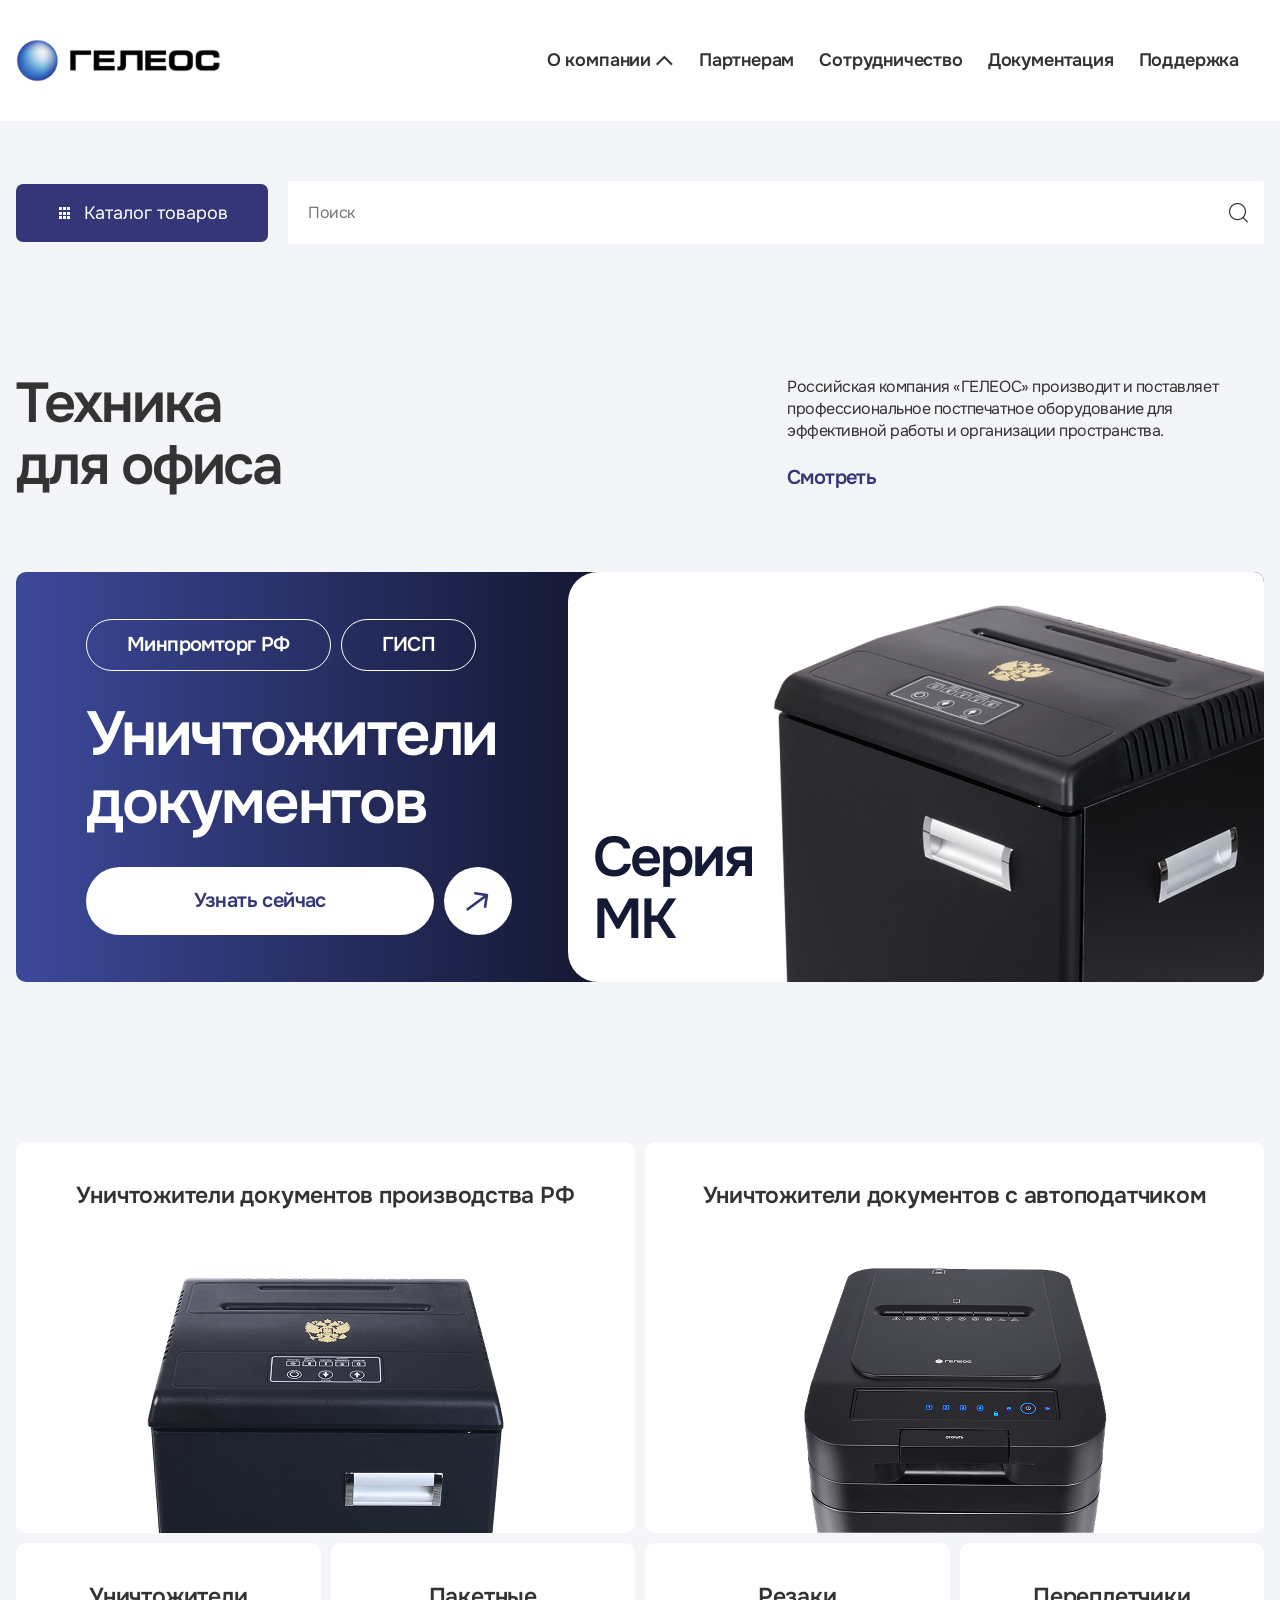
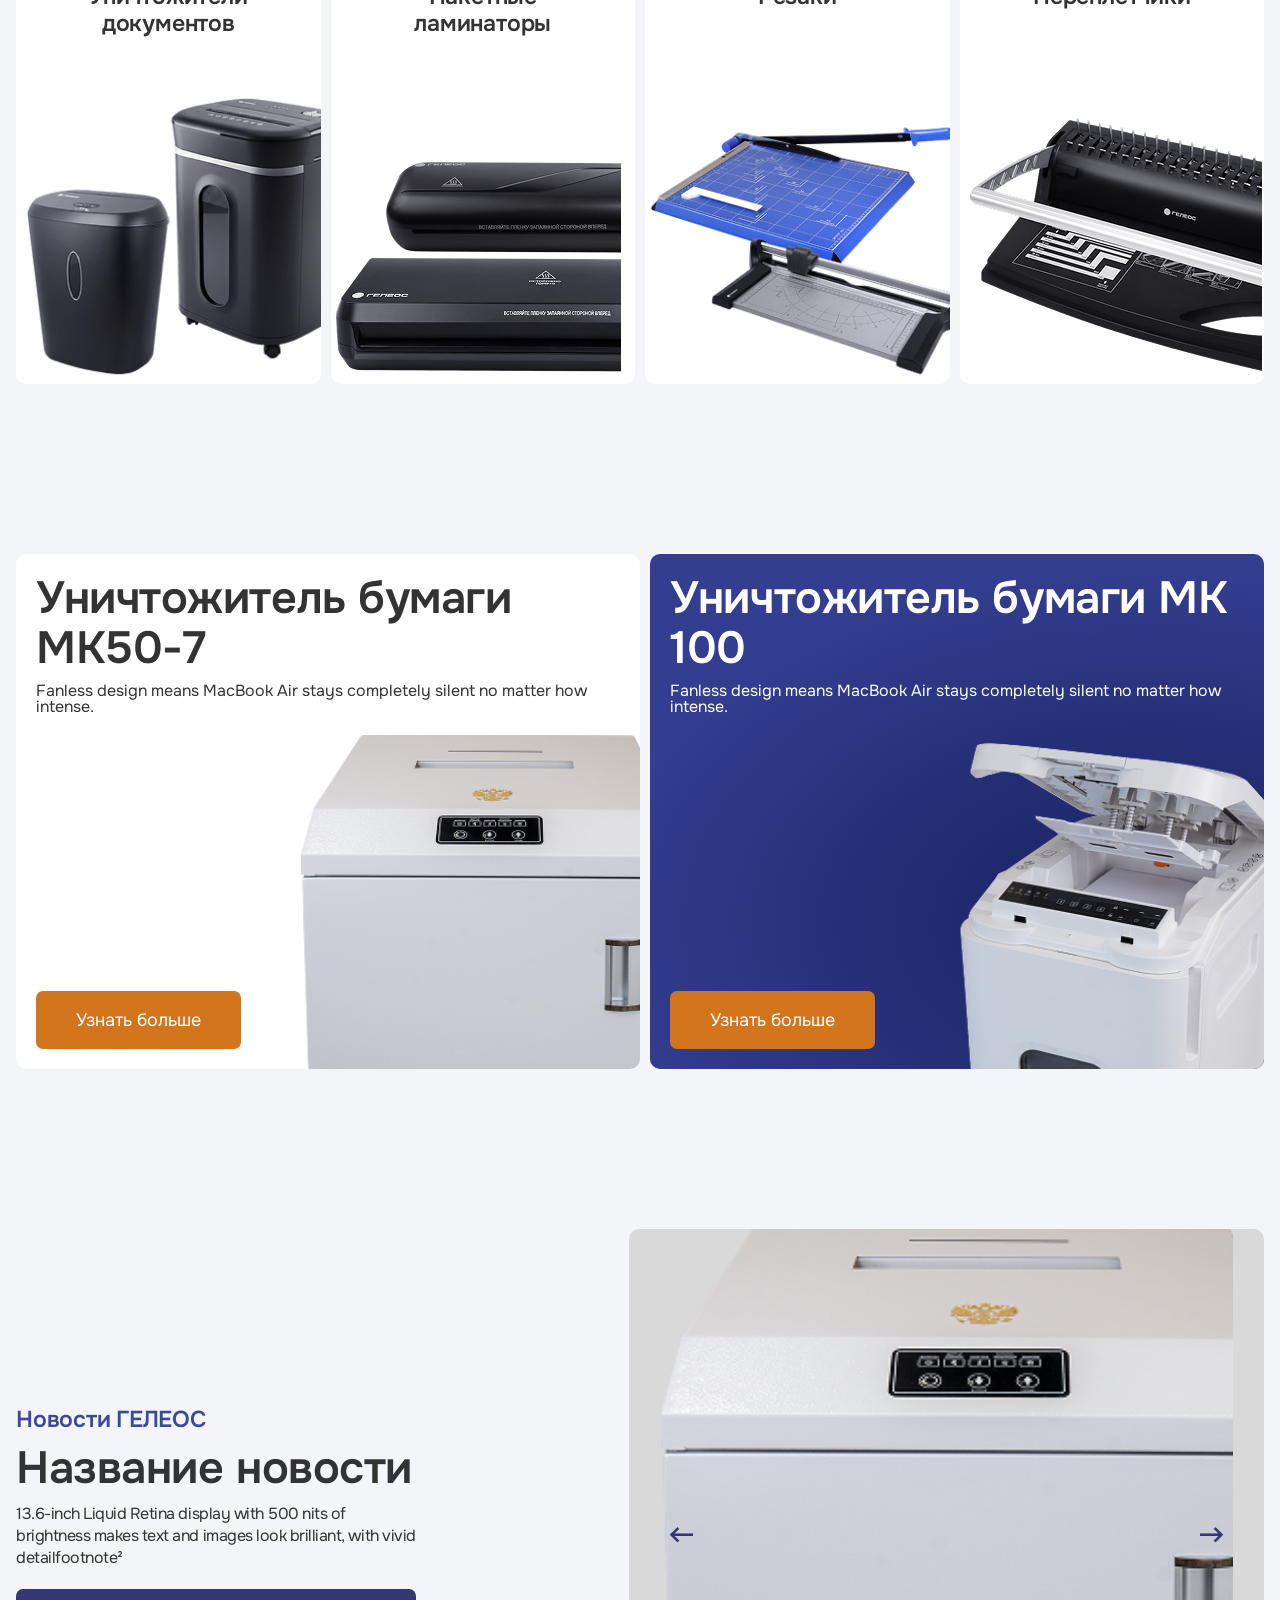
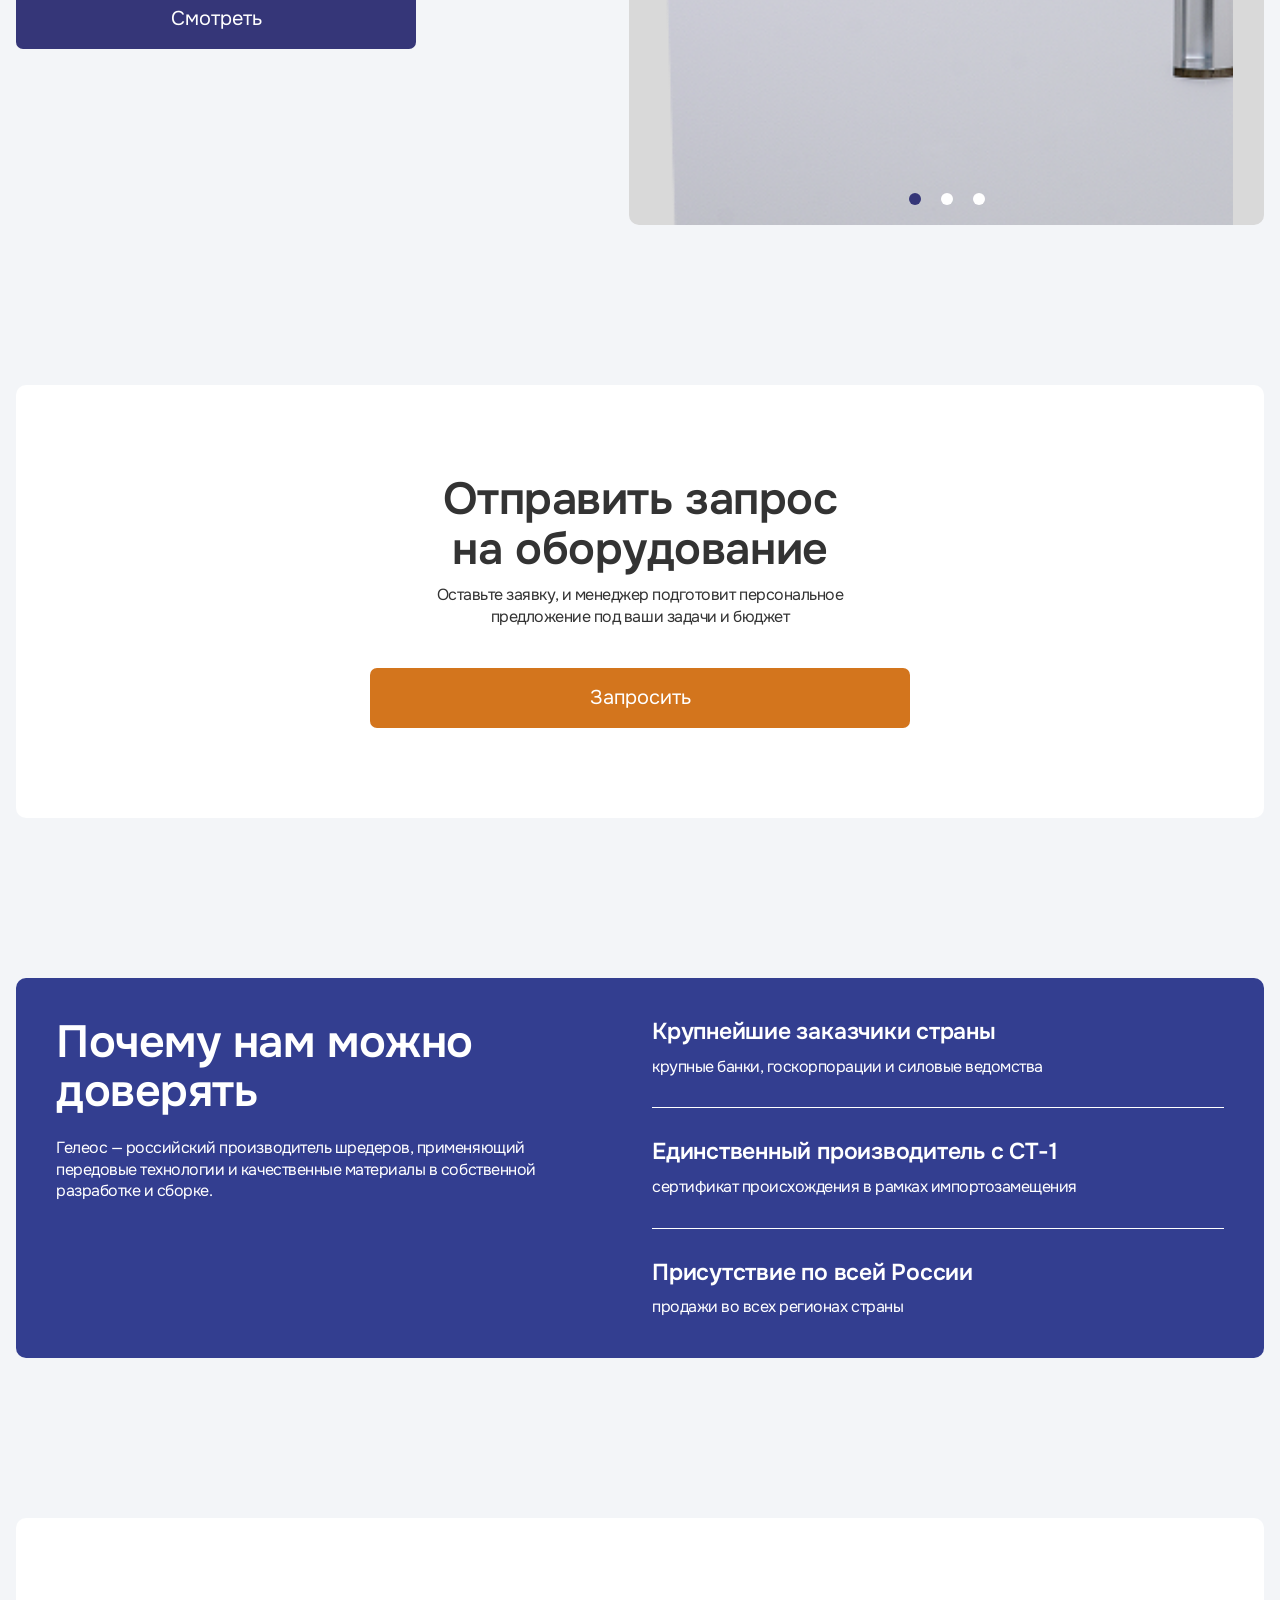
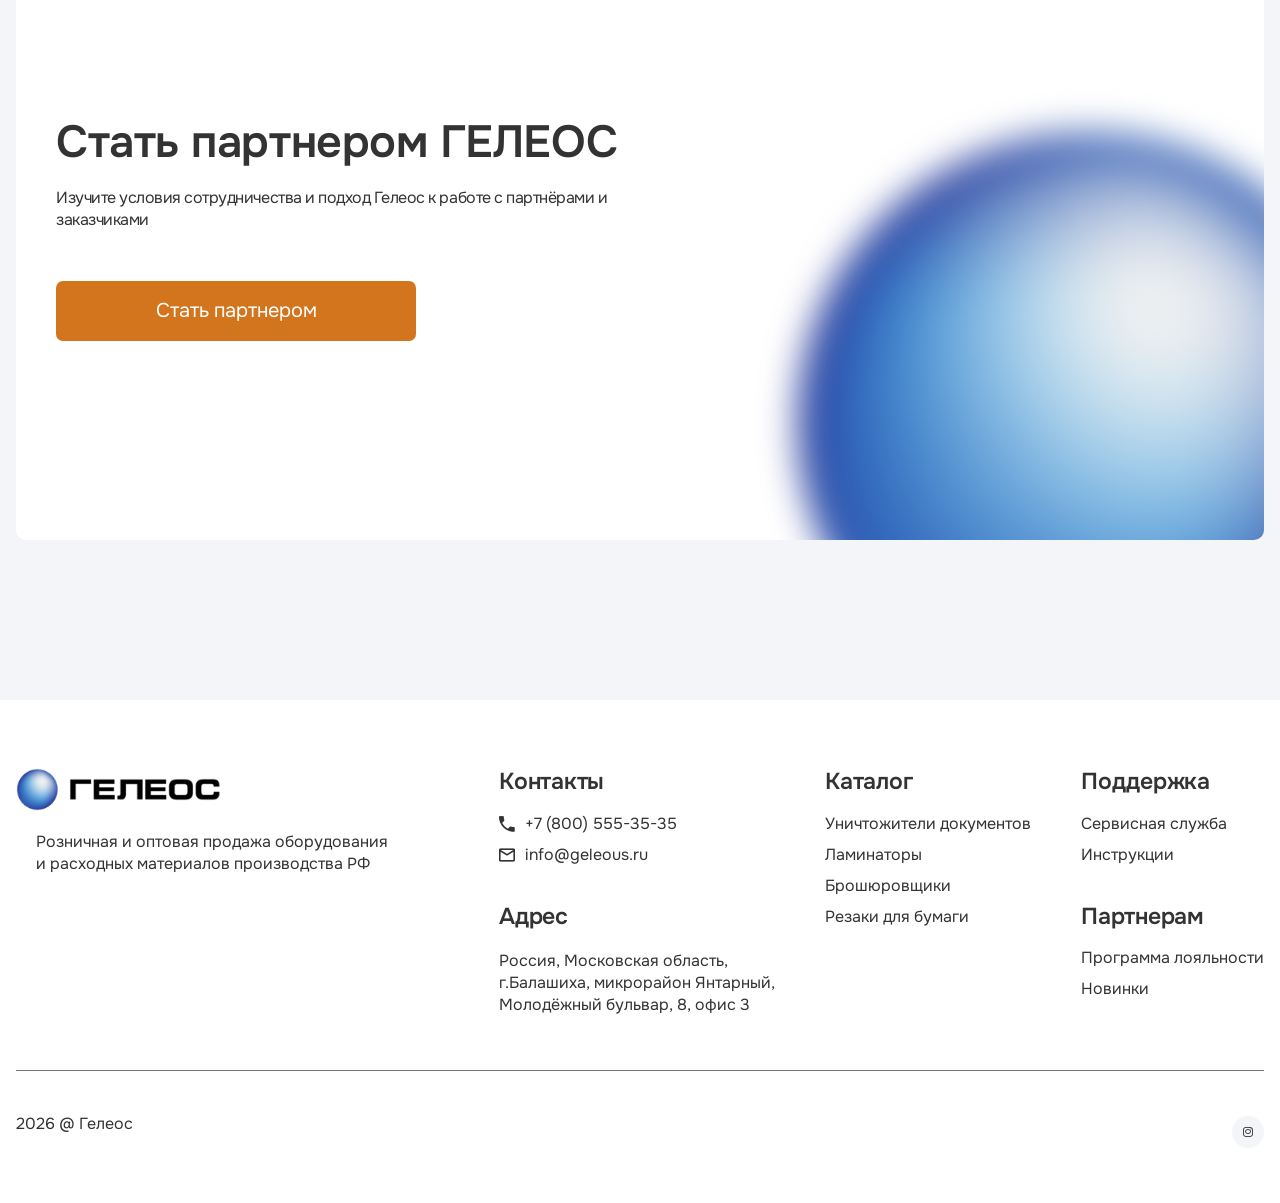
<file: index.html>
<!DOCTYPE html>
<html lang="ru">

<head>
	<title>Главная</title>
	<meta charset="UTF-8">
	<meta name="format-detection" content="telephone=no">
	<link rel="preconnect" href="https://fonts.googleapis.com">
	<link rel="preconnect" href="https://fonts.gstatic.com" crossorigin>
	<link href="https://fonts.googleapis.com/css2?family=Onest:wght@100..900&display=swap&_v=20260514113707" rel="stylesheet">
	<!-- <style>body{opacity: 0;}</style> -->
	<link rel="stylesheet" href="css/style.min.css?_v=20260514113707">
	<link rel="shortcut icon" href="favicon.ico">
	<!-- <meta name="robots" content="noindex, nofollow"> -->
	<meta name="viewport" content="width=device-width, initial-scale=1.0">
</head>

<body>
	<div class="wrapper">
		<header class="header">
			<div class="header__container">
				<div class="header__logo">
					<a href="/" class="header__logo-link">
						<picture><source srcset="img/logo/geleous.webp" type="image/webp"><img src="img/logo/geleous.png" alt="Гелеос" class="header__logo-img"></picture>
					</a>
					<div class="header__menu menu">
						<button type="button" class="menu__icon icon-menu"><span></span></button>
						<nav class="menu__body">
							<ul class="menu__list">
								<li class="menu__item">
									<a href="" class="menu__link">О компании</a>
									<ul class="menu__sublist">
										<li class="menu__subitem"><a href="/partners.html" class="menu__sublink h3">Партнерам</a></li>
										<li class="menu__subitem"><a href="/cooperation.html" class="menu__sublink h3">Сотрудничество</a></li>
										<li class="menu__subitem"><a href="" class="menu__sublink h3">Документация</a></li>
										<li class="menu__subitem"><a href="" class="menu__sublink h3">Поддержка</a></li>
										<li class="menu__subitem"><a href="/history.html" class="menu__sublink h3">История компании</a></li>
									</ul>
								</li>
								<li class="menu__item"><a href="/partners.html" class="menu__link">Партнерам</a></li>
								<li class="menu__item"><a href="/cooperation.html" class="menu__link">Сотрудничество</a></li>
								<li class="menu__item"><a href="" class="menu__link">Документация</a></li>
								<li class="menu__item"><a href="/partners.html" class="menu__link">Поддержка</a></li>
								<li class="menu__item"><a href="" class="menu__link menu__link--btn btn">Поддержка</a></li>
							</ul>
						</nav>
					</div>
					<a href="#" class="header__btn btn">Отправить запрос</a>
				</div>
			</div>
		</header>
		<main class="page">
			<section class="catalog-search">
				<div class="catalog-search__container">
					<div class="catalog-search__btn">
						<a href="/catalog-menu.html" class="btn btn--small btn--more-primary icon _icon-tile">
							<p>Каталог <span>товаров</span></p>
						</a>
					</div>
					<div class="catalog-search__search">
						<section class="search">
							<form class="search__container">
								<input type="text" placeholder="Поиск" class="search__input h5" name="q">
								<button class="search__btn icon _icon-search"></button>
							</form>
						</section>
					</div>
				</div>
			</section>

			<section class="banner-text">
				<div class="banner-text__container">
					<h1 class="banner-text__title h1">Техника для офиса</h1>
					<div class="banner-text__wrapper h5">
						<p class="banner-text__text">
							Российская компания «ГЕЛЕОС» производит и поставляет
							профессиональное постпечатное оборудование
							для эффективной работы и организации пространства.
						</p>
						<a href="#" class="banner-text__link h4">Смотреть</a>
					</div>
				</div>
			</section>
			<section class="banner">
				<div class="banner__container h4">
					<div class="banner__body">
						<div class="banner__left">
							<div class="banner__tags">
								<div class="banner__tag">Минпромторг РФ</div>
								<div class="banner__tag">ГИСП</div>
							</div>
							<h2 class="h1 banner__title">Уничтожители документов</h2>
							<a href="#" class="banner__link">
								<span class="banner__link-text">Узнать сейчас</span>
								<span class="banner__link-icon icon _icon-arrow-up"></span>
							</a>
						</div>
						<div class="banner__right">
							<p class="banner__right-text h1">Серия МК</p>
							<div class="banner__right-wrapper-img">
								<picture><source srcset="img/banner/benner.webp" type="image/webp"><img class="banner__right-img" src="img/banner/benner.png" alt="Уничтожители документов"></picture>
							</div>
						</div>
					</div>
				</div>
			</section>
			<section class="catalog-menu-main">
				<div class="catalog-menu-main__container h3">
					<div class="catalog-menu-main__top-items">
						<a href="#" class="catalog-menu-main__top-item">
							<p class="catalog-menu-main__top-item-text">Уничтожители документов производства РФ</p>
							<div class="catalog-menu-main__top-item-wrapper-img">
								<picture><source srcset="img/catalog-menu-main/item1.webp" type="image/webp"><img class="catalog-menu-main__top-item-img" src="img/catalog-menu-main/item1.png" alt="Уничтожители документов"></picture>
							</div>
						</a>
						<a href="#" class="catalog-menu-main__top-item">
							<p class="catalog-menu-main__top-item-text">Уничтожители документов с автоподатчиком</p>
							<div class="catalog-menu-main__top-item-wrapper-img">
								<picture><source srcset="img/catalog-menu-main/item2.webp" type="image/webp"><img class="catalog-menu-main__top-item-img" src="img/catalog-menu-main/item2.png" alt="Уничтожители документов с автоподатчиком"></picture>
							</div>
						</a>
					</div>
					<div class="catalog-menu-main__items">
						<a href="#" class="catalog-menu-main__item">
							<p class="catalog-menu-main__item-text">Уничтожители документов</p>
							<div class="catalog-menu-main__item-wrapper-img">
								<picture><source srcset="img/catalog-menu-main/item3.webp" type="image/webp"><img class="catalog-menu-main__item-img" src="img/catalog-menu-main/item3.png" alt="Уничтожители документов"></picture>
							</div>
						</a>
						<a href="#" class="catalog-menu-main__item">
							<p class="catalog-menu-main__item-text">Пакетные ламинаторы</p>
							<div class="catalog-menu-main__item-wrapper-img">
								<picture><source srcset="img/catalog-menu-main/item4.webp" type="image/webp"><img class="catalog-menu-main__item-img" src="img/catalog-menu-main/item4.png" alt="Пакетные ламинаторы"></picture>
							</div>
						</a>
						<a href="#" class="catalog-menu-main__item">
							<p class="catalog-menu-main__item-text">Резаки</p>
							<div class="catalog-menu-main__item-wrapper-img">
								<picture><source srcset="img/catalog-menu-main/item5.webp" type="image/webp"><img class="catalog-menu-main__item-img" src="img/catalog-menu-main/item5.png" alt="Резаки"></picture>
							</div>
						</a>
						<a href="#" class="catalog-menu-main__item">
							<p class="catalog-menu-main__item-text">Переплетчики</p>
							<div class="catalog-menu-main__item-wrapper-img">
								<picture><source srcset="img/catalog-menu-main/item6.webp" type="image/webp"><img class="catalog-menu-main__item-img" src="img/catalog-menu-main/item6.png" alt="Переплетчики"></picture>
							</div>
						</a>
					</div>
				</div>
			</section>
			<section class="better-cards">
				<div class="better-cards__container">
					<div class="better-cards__cards">
						<div class="better-cards__card">
							<div class="better-cards__header">
								<h3 class="better-cards__title h2">Уничтожитель бумаги МК50-7</h3>
								<p class="better-cards__desc">Fanless design means MacBook Air stays completely silent no matter how intense.</p>
							</div>
							<div class="better-cards__footer">
								<a href="#" class="btn btn--small better-cards__link">Узнать больше</a>
								<div class="better-cards__img-wrapper">
									<picture><source srcset="img/better-cards/1.webp" type="image/webp"><img src="img/better-cards/1.png" alt="Уничтожитель бумаги МК50-7" class="better-cards__img"></picture>
								</div>
							</div>
						</div>
						<div class="better-cards__card">
							<div class="better-cards__header">
								<h3 class="better-cards__title h2">Уничтожитель бумаги МК 100</h3>
								<p class="better-cards__desc">Fanless design means MacBook Air stays completely silent no matter how intense.</p>
							</div>
							<div class="better-cards__footer">
								<a href="#" class="btn btn--small better-cards__link">Узнать больше</a>
								<div class="better-cards__img-wrapper">
									<picture><source srcset="img/better-cards/2.webp" type="image/webp"><img src="img/better-cards/2.png" alt="Уничтожитель бумаги МК 100" class="better-cards__img"></picture>
								</div>
							</div>
						</div>
					</div>
				</div>
			</section>
			<section class="main-slider">
				<div class="main-slider__container">
					<div class="main-slider__left">
						<p class="main-slider__slider-title h3">Новости ГЕЛЕОС</p>
						<p class="main-slider__title h2">Название новости</p>
						<p class="main-slider__desc h5">13.6-inch Liquid Retina display with 500 nits of brightness makes text and images look brilliant, with vivid detailfootnote²</p>
						<a href="#" class="main-slider__link btn btn--more-primary">
							Смотреть
						</a>
					</div>
					<div class="main-slider__slider swiper swiper-index">
						<div class="main-slider__wrapper swiper-wrapper">
							<div style="background-image: url('img/better-cards/1.png');" class="main-slider__slide swiper-slide"></div>
							<div style="background-image: url('img/banner/benner.png');" class="main-slider__slide swiper-slide"></div>
							<div style="background-image: url('img/catalog-menu-main/item1.png');" class="main-slider__slide swiper-slide"></div>
						</div>
						<div class="main-slider__prev swiper-button-prev icon _icon-arrow"></div>
						<div class="main-slider__next swiper-button-next icon _icon-arrow"></div>
						<div class="main-slider__pagination swiper-pagination"></div>
					</div>
				</div>
			</section>
			<section class="callback-block">
				<div class="callback-block__container">
					<div class="callback-block__body">
						<div class="callback-block__wrapper">
							<p class="callback-block__title h2">
								Отправить запрос на оборудование
							</p>
							<p class="callback-block__desc h5">
								Оставьте заявку, и менеджер подготовит персональное предложение под ваши задачи и бюджет
							</p>
						</div>
						<a href="#" class="callback-block__link btn">Запросить</a>
					</div>
				</div>
			</section>
			<section class="better-block">
				<div class="better-block__container">
					<div class="better-block__body h5">
						<div class="better-block__left">
							<p class="better-block__title h2">
								Почему нам можно доверять
							</p>
							<p class="better-block__mobile-title h2">
								Почему нам можно доверять?
							</p>
							<p class="better-block__desc">
								Гелеос — российский производитель шредеров,
								применяющий передовые технологии и качественные материалы в
								собственной разработке и сборке.
							</p>
						</div>
						<div class="better-block__lists">
							<div class="better-block__list">
								<p class="better-block__list-title h3">
									Крупнейшие заказчики страны
								</p>
								<p class="better-block__list-desc">
									крупные банки, госкорпорации и силовые ведомства
								</p>
							</div>
							<div class="better-block__list">
								<p class="better-block__list-title h3">
									Единственный производитель с СТ-1
								</p>
								<p class="better-block__list-desc">
									сертификат происхождения в рамках импортозамещения
								</p>
							</div>
							<div class="better-block__list">
								<p class="better-block__list-title h3">
									Присутствие по всей России
								<p class="better-block__list-desc">
									продажи во всех регионах страны
								</p>
							</div>
						</div>
					</div>
				</div>
			</section>
			<section class="partner-main">
				<div class="partner-main__container">
					<div class="partner-main__body">
						<div class="partner-main__left">
							<p class="partner-main__title h2">Стать партнером ГЕЛЕОС</p>
							<p class="partner-main__desc h5">Изучите условия сотрудничества и подход Гелеос к работе с партнёрами и заказчиками</p>
							<a href="#" class="btn partner-main__link">Стать партнером</a>
						</div>
						<div class="partner-main__right">
							<picture><source srcset="img/circle/circle.webp" type="image/webp"><img src="img/circle/circle.png" alt="ГЕЛЕОС" class="partner-main__img"></picture>
						</div>
					</div>
				</div>
			</section>
		</main>
		<footer class="footer">
			<div class="footer__container">
				<div class="footer__top">
					<div class="footer__top-left">
						<a href="/" class="footer__logo">
							<picture><source srcset="img/logo/geleous.webp" type="image/webp"><img src="img/logo/geleous.png" alt="Гелеос" class="footer__logo-img"></picture>
						</a>
						<div class="footer__description">
							<p>
								Розничная и оптовая продажа оборудования
								и расходных материалов производства РФ
							</p>
						</div>
					</div>
					<div class="footer__top-right">
						<div class="footer__row">
							<div class="footer__column footer__column--contacts">
								<div class="footer__column-item">
									<h3 class="footer__column-title h3">Контакты</h3>
									<ul class="footer__list">
										<li class="footer__list-item">
											<a href="tel:+78005553535" class="footer__link _icon-phone">+7 (800) 555-35-35</a>
										</li>
										<li class="footer__list-item">
											<a href="mailto:info@geleous.ru" class="footer__link _icon-mail">info@geleous.ru</a>
										</li>
									</ul>
								</div>
								<div class="footer__column-item">
									<h3 class="footer__column-title h3">Адрес</h3>
									<ul class="footer__list">
										<li class="footer__list-item">
											<p class="footer__text">
												Россия, Московская область, <br>
												г.Балашиха, микрорайон Янтарный, <br>
												Молодёжный бульвар, 8, офис 3 <br>
											</p>
										</li>
									</ul>
								</div>
							</div>
							<div class="footer__column footer__column--catalog">
								<div class="footer__column-item">
									<h3 class="footer__column-title h3">Каталог</h3>
									<ul class="footer__list">
										<li class="footer__list-item">
											<a href="" class="footer__link">Уничтожители документов</a>
										</li>
										<li class="footer__list-item">
											<a href="" class="footer__link">Ламинаторы</a>
										</li>
										<li class="footer__list-item">
											<a href="" class="footer__link">Брошюровщики</a>
										</li>
										<li class="footer__list-item">
											<a href="" class="footer__link">Резаки для бумаги</a>
										</li>
									</ul>
								</div>
							</div>
							<div class="footer__column footer__column--support">
								<div class="footer__column-item">
									<h3 class="footer__column-title h3">Поддержка</h3>
									<ul class="footer__list">
										<li class="footer__list-item">
											<a href="" class="footer__link">Сервисная служба</a>
										</li>
										<li class="footer__list-item">
											<a href="" class="footer__link">Инструкции</a>
										</li>
									</ul>
								</div>
								<div class="footer__column-item">
									<h3 class="footer__column-title h3">Партнерам</h3>
									<ul class="footer__list">
										<li class="footer__list-item">
											<a href="" class="footer__link">Программа лояльности</a>
										</li>
										<li class="footer__list-item">
											<a href="" class="footer__link">Новинки</a>
										</li>
									</ul>
								</div>
							</div>
						</div>
					</div>
				</div>
				<div class="footer__bottom">
					<div class="footer__copyright">
						<p>2026 @ Гелеос</p>
					</div>
					<a href="" class="footer__wrapper-icon">
						<span class="footer__icon _icon-instagram"></span>
					</a>
				</div>
			</div>
		</footer>
	</div>
	<!-- <div id="popup" aria-hidden="true" class="popup">
	<div class="popup__wrapper">
		<div class="popup__content">
			<button data-close type="button" class="popup__close">Закрыть</button>
			<div class="popup__text">
				Text
			</div>
		</div>
	</div>
</div> -->
	<script src="js/app.min.js?_v=20260514113707"></script>
</body>

</html>
</file>
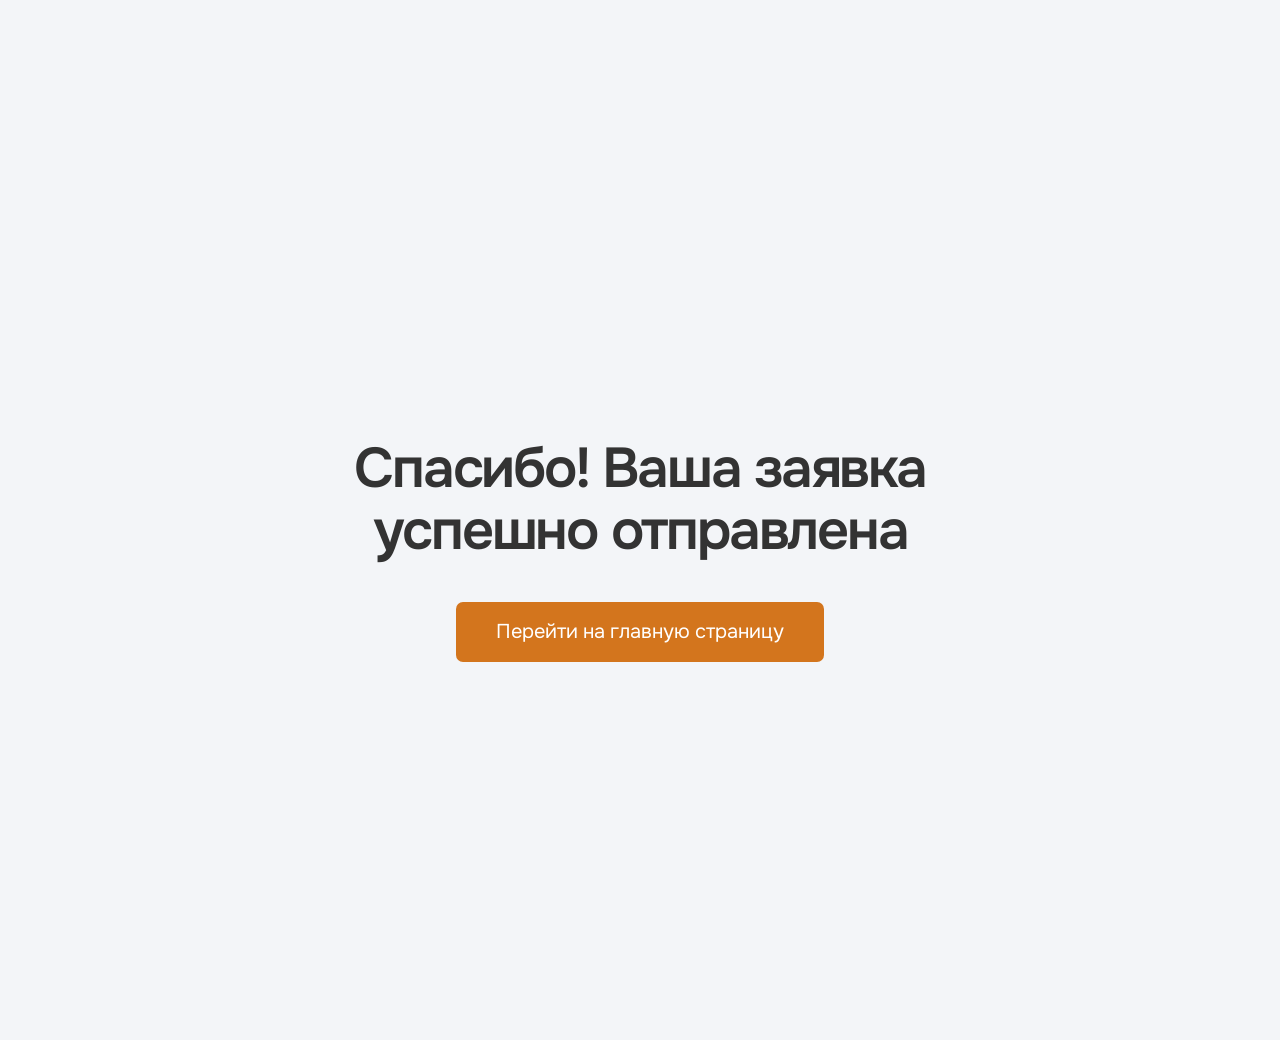
<file: approve.html>
<!DOCTYPE html>
<html lang="ru">

<head>
	<title>Спасибо за вашу заявку!</title>
	<meta charset="UTF-8">
	<meta name="format-detection" content="telephone=no">
	<link rel="preconnect" href="https://fonts.googleapis.com">
	<link rel="preconnect" href="https://fonts.gstatic.com" crossorigin>
	<link href="https://fonts.googleapis.com/css2?family=Onest:wght@100..900&display=swap&_v=20260514113707" rel="stylesheet">
	<!-- <style>body{opacity: 0;}</style> -->
	<link rel="stylesheet" href="css/style.min.css?_v=20260514113707">
	<link rel="shortcut icon" href="favicon.ico">
	<!-- <meta name="robots" content="noindex, nofollow"> -->
	<meta name="viewport" content="width=device-width, initial-scale=1.0">
</head>

<body>
	<div class="wrapper">
		<main class="page">
			<div class="error-page">
				<div class='error-page__container'>
					<div class="error-page__title">
						<h1 class="h1">Спасибо! Ваша заявка <br> успешно отправлена</h1>
					</div>
					<div class="error-page__row">
						<a href="/" class="btn">Перейти на главную страницу</a>
					</div>
				</div>
			</div>
		</main>
	</div>
	<!-- <div id="popup" aria-hidden="true" class="popup">
	<div class="popup__wrapper">
		<div class="popup__content">
			<button data-close type="button" class="popup__close">Закрыть</button>
			<div class="popup__text">
				Text
			</div>
		</div>
	</div>
</div> -->
	<script src="js/app.min.js?_v=20260514113707"></script>
</body>

</html>
</file>
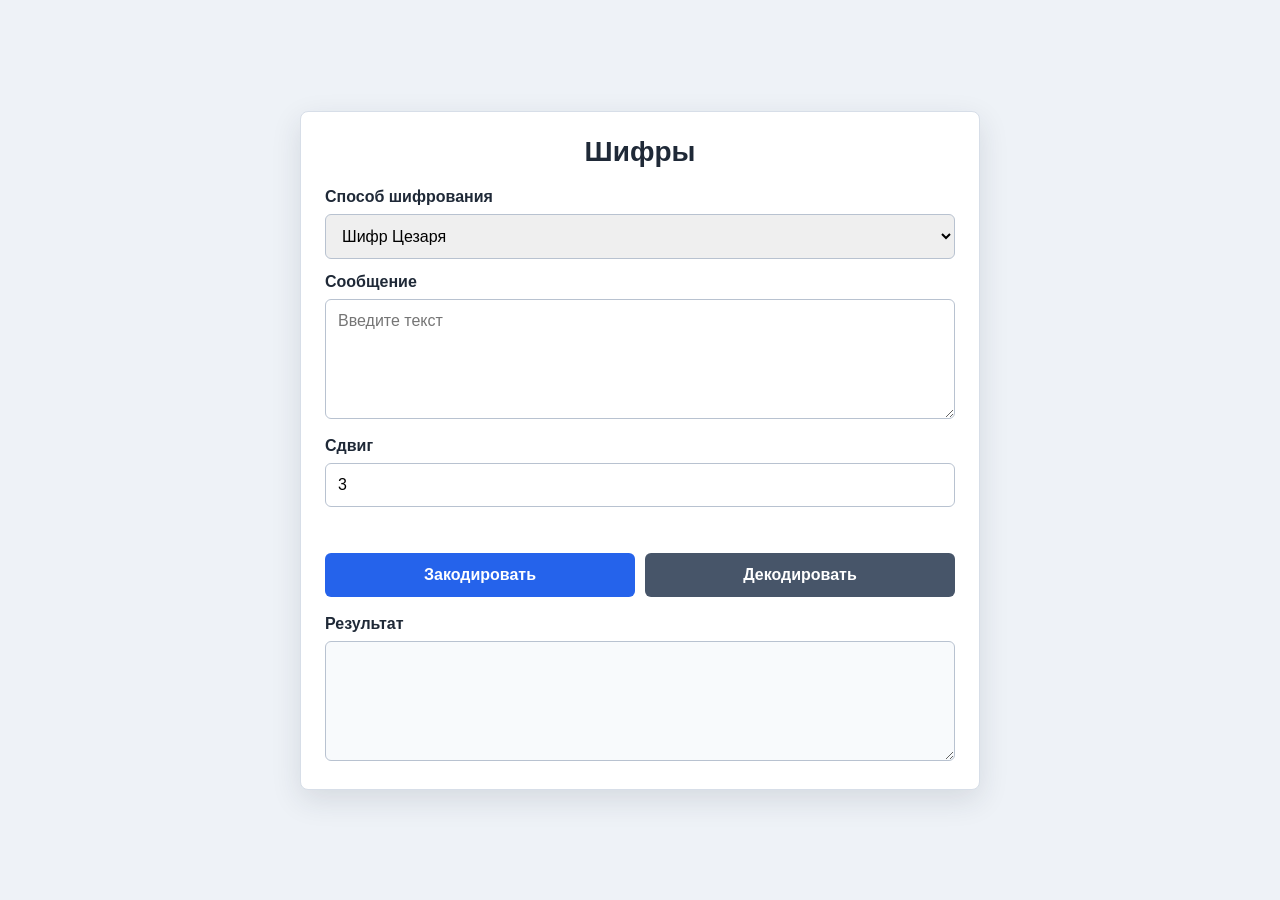
<file: caesar.html>
<!DOCTYPE html>
<html lang="ru">
<head>
  <meta charset="UTF-8">
  <meta name="viewport" content="width=device-width, initial-scale=1.0">
  <title>Шифры</title>
  <style>
    * {
      box-sizing: border-box;
    }

    body {
      margin: 0;
      min-height: 100vh;
      font-family: Arial, sans-serif;
      background: #eef2f7;
      color: #1f2937;
      display: flex;
      align-items: center;
      justify-content: center;
      padding: 20px;
    }

    .app {
      width: 100%;
      max-width: 680px;
      background: #ffffff;
      border: 1px solid #d7dee8;
      border-radius: 8px;
      padding: 24px;
      box-shadow: 0 10px 30px rgba(31, 41, 55, 0.12);
    }

    h1 {
      margin: 0 0 20px;
      font-size: 28px;
      text-align: center;
    }

    label {
      display: block;
      margin: 14px 0 8px;
      font-weight: 700;
    }

    textarea,
    input,
    select {
      width: 100%;
      border: 1px solid #b8c2d0;
      border-radius: 6px;
      font: inherit;
      padding: 12px;
      outline: none;
    }

    textarea {
      min-height: 120px;
      resize: vertical;
    }

    textarea:focus,
    input:focus,
    select:focus {
      border-color: #2563eb;
    }

    .buttons {
      display: grid;
      grid-template-columns: repeat(2, minmax(0, 1fr));
      gap: 10px;
      margin: 18px 0;
    }

    button {
      min-height: 44px;
      border: 0;
      border-radius: 6px;
      background: #2563eb;
      color: #ffffff;
      font: inherit;
      font-weight: 700;
      cursor: pointer;
    }

    button:hover {
      background: #1d4ed8;
    }

    button.secondary {
      background: #475569;
    }

    button.secondary:hover {
      background: #334155;
    }

    .result {
      background: #f8fafc;
    }

    .hidden {
      display: none;
    }

    .error {
      min-height: 20px;
      margin-top: 8px;
      color: #b91c1c;
      font-size: 14px;
    }
  </style>
</head>
<body>
  <main class="app">
    <h1>Шифры</h1>

    <label for="method">Способ шифрования</label>
    <select id="method">
      <option value="caesar">Шифр Цезаря</option>
      <option value="substitution">Шифр замены</option>
    </select>

    <label for="message">Сообщение</label>
    <textarea id="message" placeholder="Введите текст"></textarea>

    <div id="caesarSettings">
      <label for="shift">Сдвиг</label>
      <input id="shift" type="number" value="3">
    </div>

    <div id="substitutionSettings" class="hidden">
      <label for="alphabet">Обычный алфавит</label>
      <input id="alphabet" value="абвгдеёжзийклмнопрстуфхцчшщъыьэюя" readonly>

      <label for="key">Алфавит замены</label>
      <input id="key" value="яюэьыъщшчцхфутсрпонмлкйизжёедгвба">
    </div>

    <div id="error" class="error"></div>

    <div class="buttons">
      <button id="encode">Закодировать</button>
      <button id="decode" class="secondary">Декодировать</button>
    </div>

    <label for="result">Результат</label>
    <textarea id="result" class="result" readonly></textarea>
  </main>

  <script>
    const method = document.getElementById("method");
    const message = document.getElementById("message");
    const shift = document.getElementById("shift");
    const caesarSettings = document.getElementById("caesarSettings");
    const substitutionSettings = document.getElementById("substitutionSettings");
    const alphabetInput = document.getElementById("alphabet");
    const keyInput = document.getElementById("key");
    const error = document.getElementById("error");
    const result = document.getElementById("result");
    const encodeButton = document.getElementById("encode");
    const decodeButton = document.getElementById("decode");

    const alphabets = [
      "abcdefghijklmnopqrstuvwxyz",
      "ABCDEFGHIJKLMNOPQRSTUVWXYZ",
      "абвгдеёжзийклмнопрстуфхцчшщъыьэюя",
      "АБВГДЕЁЖЗИЙКЛМНОПРСТУФХЦЧШЩЪЫЬЭЮЯ"
    ];

    function moveCaesarLetter(letter, step) {
      for (const alphabet of alphabets) {
        const index = alphabet.indexOf(letter);

        if (index !== -1) {
          const length = alphabet.length;
          const newIndex = ((index + step) % length + length) % length;
          return alphabet[newIndex];
        }
      }

      return letter;
    }

    function caesar(text, step) {
      let answer = "";

      for (const letter of text) {
        answer += moveCaesarLetter(letter, step);
      }

      return answer;
    }

    function isUpperCase(letter) {
      return letter === letter.toUpperCase() && letter !== letter.toLowerCase();
    }

    function normalizeKey(key) {
      return key.toLowerCase().replace(/\s/g, "");
    }

    function checkKey(alphabet, key) {
      if (key.length !== alphabet.length) {
        return "В ключе должно быть 33 буквы.";
      }

      for (const letter of alphabet) {
        if (!key.includes(letter)) {
          return "В ключе должны быть все буквы русского алфавита.";
        }
      }

      for (const letter of key) {
        if (key.indexOf(letter) !== key.lastIndexOf(letter)) {
          return "В ключе не должно быть повторяющихся букв.";
        }
      }

      return "";
    }

    function substitution(text, fromAlphabet, toAlphabet) {
      let answer = "";

      for (const letter of text) {
        const lowerLetter = letter.toLowerCase();
        const index = fromAlphabet.indexOf(lowerLetter);

        if (index === -1) {
          answer += letter;
        } else {
          const newLetter = toAlphabet[index];
          answer += isUpperCase(letter) ? newLetter.toUpperCase() : newLetter;
        }
      }

      return answer;
    }

    function run(action) {
      error.textContent = "";

      if (method.value === "caesar") {
        const step = Number(shift.value);
        result.value = caesar(message.value, action === "encode" ? step : -step);
        return;
      }

      const alphabet = alphabetInput.value;
      const key = normalizeKey(keyInput.value);
      const keyError = checkKey(alphabet, key);

      if (keyError) {
        error.textContent = keyError;
        result.value = "";
        return;
      }

      if (action === "encode") {
        result.value = substitution(message.value, alphabet, key);
      } else {
        result.value = substitution(message.value, key, alphabet);
      }
    }

    method.addEventListener("change", function () {
      const isCaesar = method.value === "caesar";
      caesarSettings.classList.toggle("hidden", !isCaesar);
      substitutionSettings.classList.toggle("hidden", isCaesar);
      error.textContent = "";
      result.value = "";
    });

    encodeButton.addEventListener("click", function () {
      run("encode");
    });

    decodeButton.addEventListener("click", function () {
      run("decode");
    });
  </script>
</body>
</html>
</file>
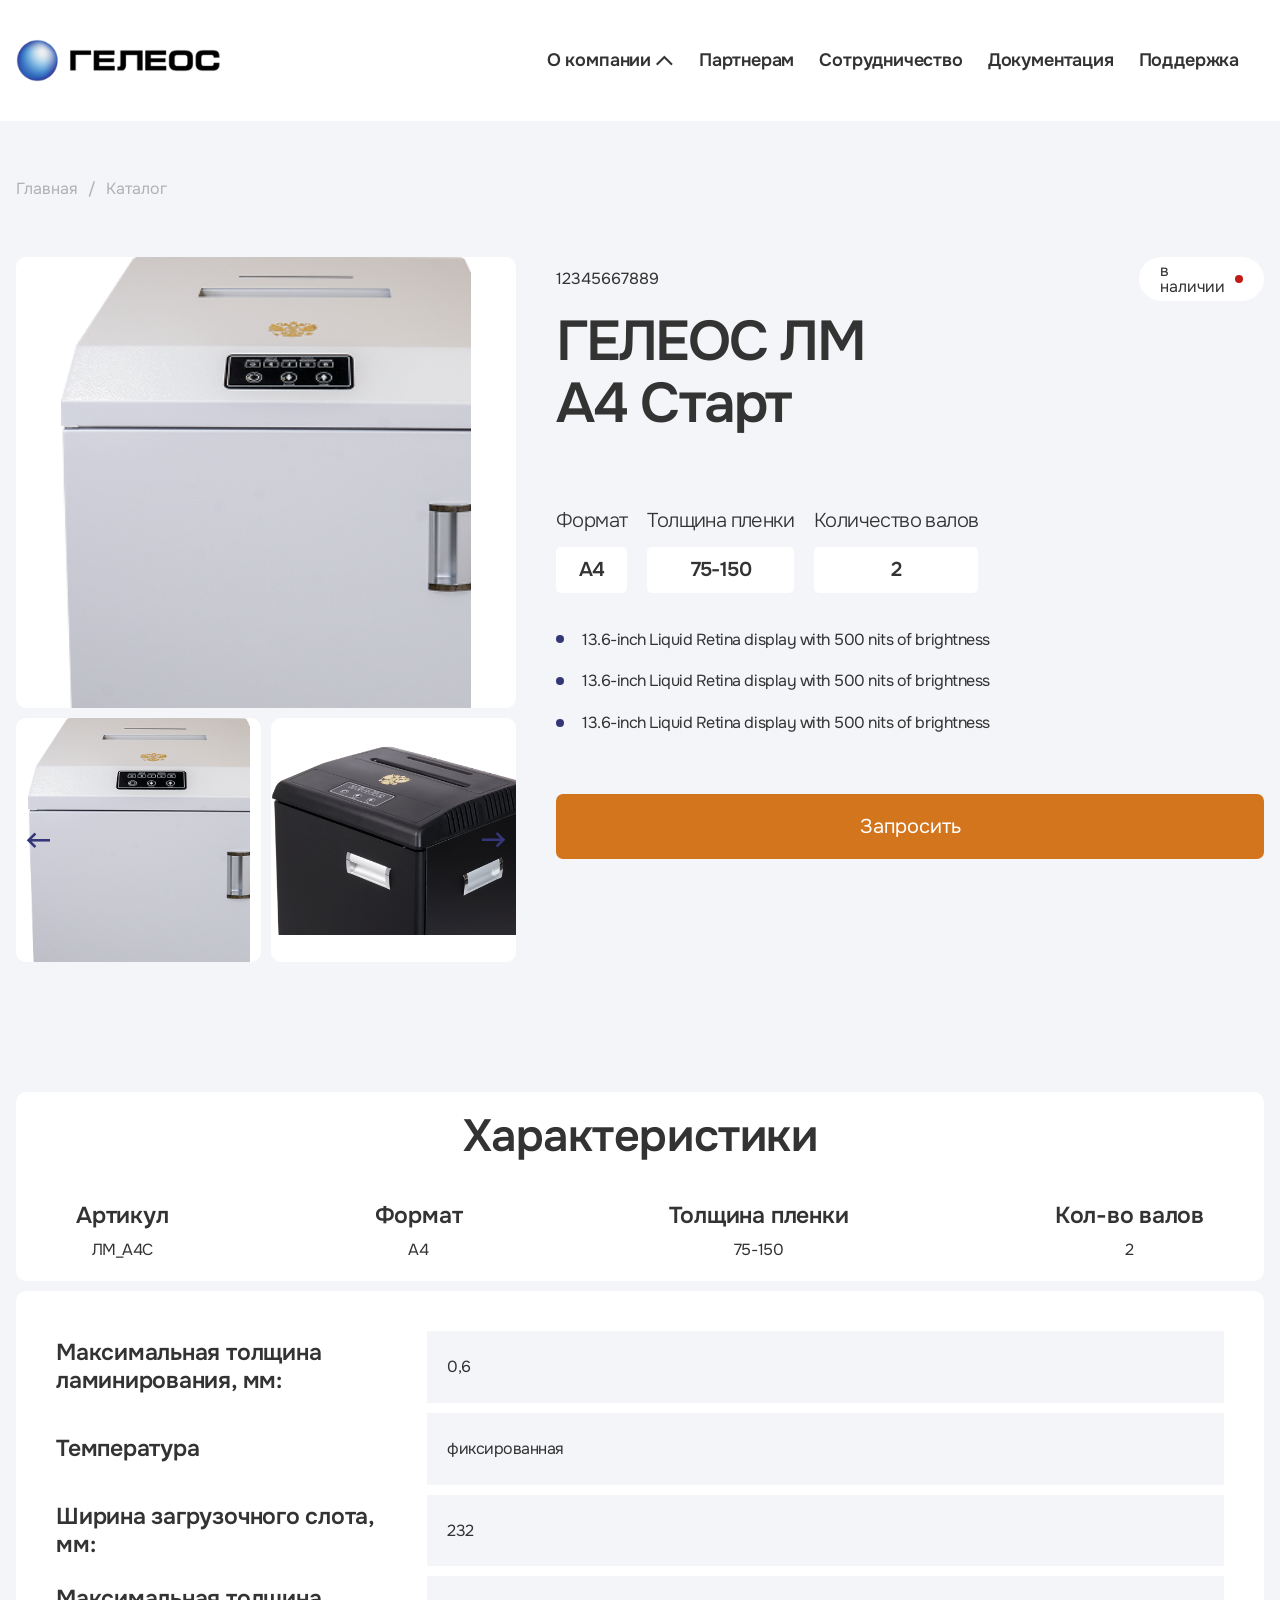
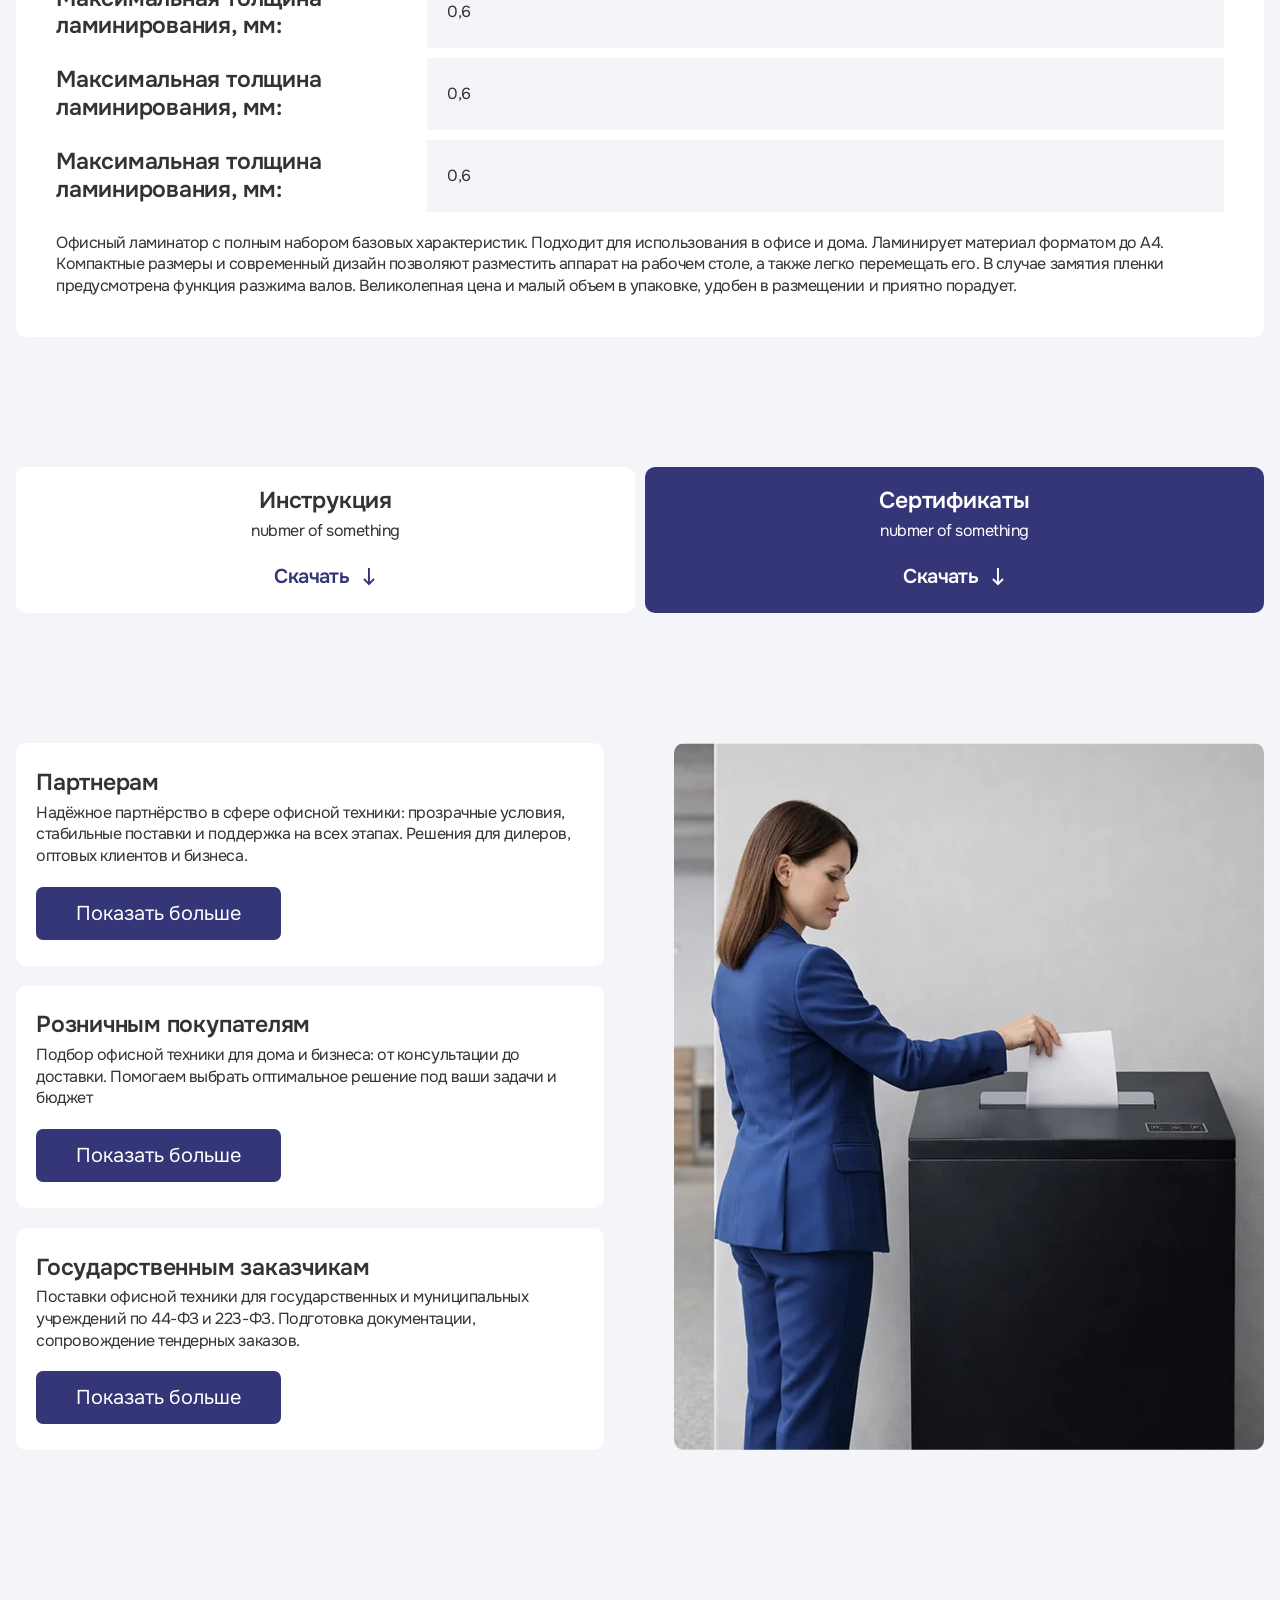
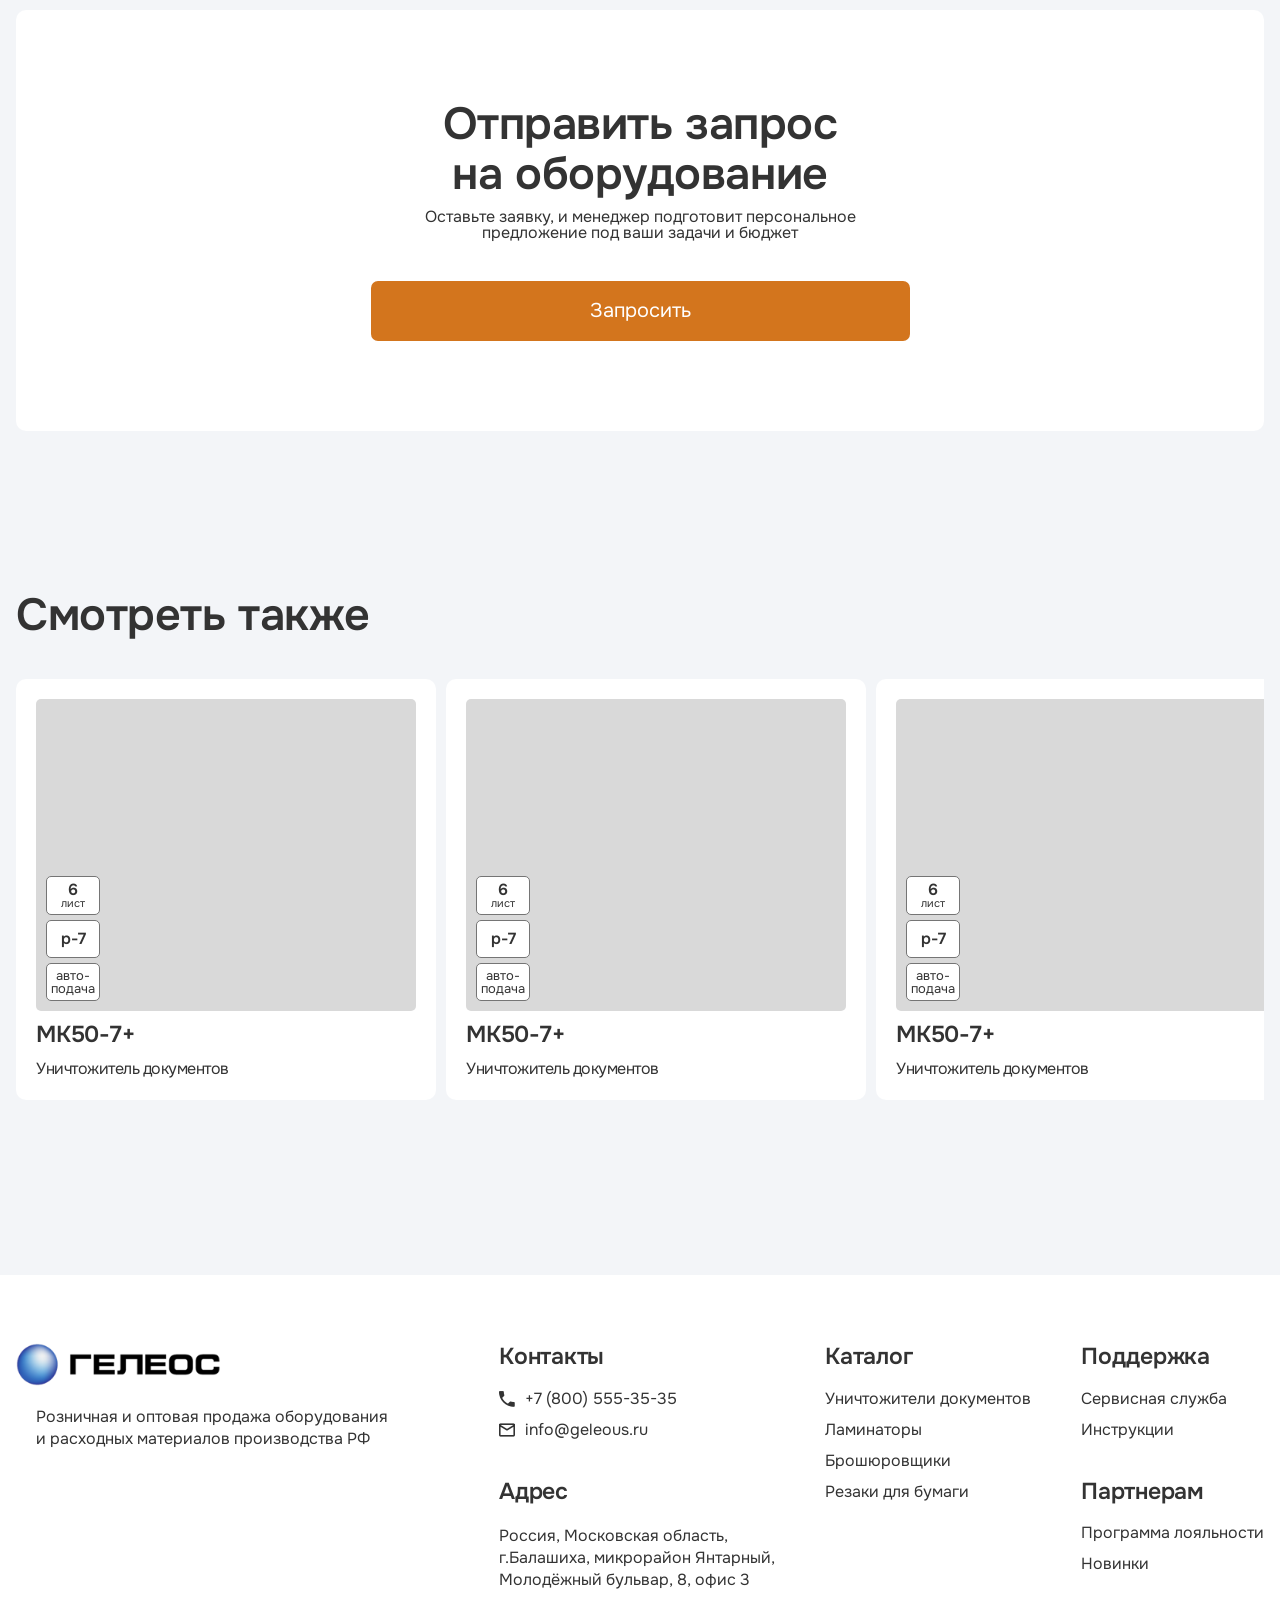
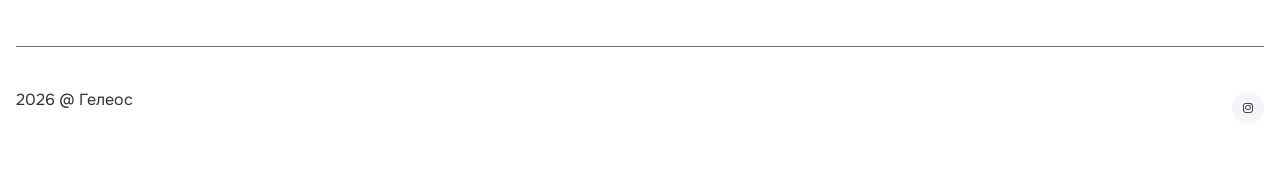
<file: catalog-detail.html>
<!DOCTYPE html>
<html lang="ru">

<head>
	<title>Детальная карточки товара</title>
	<meta charset="UTF-8">
	<meta name="format-detection" content="telephone=no">
	<link rel="preconnect" href="https://fonts.googleapis.com">
	<link rel="preconnect" href="https://fonts.gstatic.com" crossorigin>
	<link href="https://fonts.googleapis.com/css2?family=Onest:wght@100..900&display=swap&_v=20260514113707" rel="stylesheet">
	<!-- <style>body{opacity: 0;}</style> -->
	<link rel="stylesheet" href="css/style.min.css?_v=20260514113707">
	<link rel="shortcut icon" href="favicon.ico">
	<!-- <meta name="robots" content="noindex, nofollow"> -->
	<meta name="viewport" content="width=device-width, initial-scale=1.0">
</head>

<body>
	<div class="wrapper">
		<header class="header">
			<div class="header__container">
				<div class="header__logo">
					<a href="/" class="header__logo-link">
						<picture><source srcset="img/logo/geleous.webp" type="image/webp"><img src="img/logo/geleous.png" alt="Гелеос" class="header__logo-img"></picture>
					</a>
					<div class="header__menu menu">
						<button type="button" class="menu__icon icon-menu"><span></span></button>
						<nav class="menu__body">
							<ul class="menu__list">
								<li class="menu__item">
									<a href="" class="menu__link">О компании</a>
									<ul class="menu__sublist">
										<li class="menu__subitem"><a href="/partners.html" class="menu__sublink h3">Партнерам</a></li>
										<li class="menu__subitem"><a href="/cooperation.html" class="menu__sublink h3">Сотрудничество</a></li>
										<li class="menu__subitem"><a href="" class="menu__sublink h3">Документация</a></li>
										<li class="menu__subitem"><a href="" class="menu__sublink h3">Поддержка</a></li>
										<li class="menu__subitem"><a href="/history.html" class="menu__sublink h3">История компании</a></li>
									</ul>
								</li>
								<li class="menu__item"><a href="/partners.html" class="menu__link">Партнерам</a></li>
								<li class="menu__item"><a href="/cooperation.html" class="menu__link">Сотрудничество</a></li>
								<li class="menu__item"><a href="" class="menu__link">Документация</a></li>
								<li class="menu__item"><a href="/partners.html" class="menu__link">Поддержка</a></li>
								<li class="menu__item"><a href="" class="menu__link menu__link--btn btn">Поддержка</a></li>
							</ul>
						</nav>
					</div>
					<a href="#" class="header__btn btn">Отправить запрос</a>
				</div>
			</div>
		</header>
		<main class="page">
			<section class="breadcrumbs">
				<div class="breadcrumbs__container">
					<ul class="breadcrumbs__list">
						<li class="breadcrumbs__item">
							<a href="/" class="breadcrumbs__link">Главная</a>
						</li>
						<li class="breadcrumbs__item">
							<a class="breadcrumbs__link">Каталог</a>
						</li>
					</ul>
				</div>
			</section>
			<section class="catalog-detail">
				<div class="catalog-detail__container">
					<div class="catalog-detail__card">
						<div class="catalog-detail__card-slider card-slider card-slider__slider">
							<div class="card-slider__wrapper-top swiper catalog-detail-swiper1">
								<div class="swiper-wrapper">
									<div style="background-image: url('img/better-cards/1.png');" class="card-slider__slide swiper-slide"></div>
									<div style="background-image: url('img/banner/benner.png');" class="card-slider__slide swiper-slide"></div>
									<div style="background-image: url('img/catalog-menu-main/item1.png');" class="card-slider__slide swiper-slide"></div>
									<div style="background-image: url('img/catalog-menu-main/item2.png');" class="card-slider__slide swiper-slide"></div>
									<div style="background-image: url('img/catalog-menu-main/item3.png');" class="card-slider__slide swiper-slide"></div>
								</div>
								<div class="card-slider__pagination swiper-pagination"></div>
							</div>
							<div thumbsSlider="" class="card-slider__wrapper-bottom swiper catalog-detail-swiper2">
								<div class="swiper-wrapper">
									<div style="background-image: url('img/better-cards/1.png');" class="card-slider__slide swiper-slide"></div>
									<div style="background-image: url('img/banner/benner.png');" class="card-slider__slide swiper-slide"></div>
									<div style="background-image: url('img/catalog-menu-main/item1.png');" class="card-slider__slide swiper-slide"></div>
									<div style="background-image: url('img/catalog-menu-main/item2.png');" class="card-slider__slide swiper-slide"></div>
									<div style="background-image: url('img/catalog-menu-main/item3.png');" class="card-slider__slide swiper-slide"></div>
								</div>
								<div class="card-slider__prev swiper-button-prev icon _icon-arrow"></div>
								<div class="card-slider__next swiper-button-next icon _icon-arrow"></div>
							</div>
						</div>
						<div class="catalog-detail__card-desc">
							<div class="catalog-detail__wrapper">
								<div class="catalog-detail__top">
									<span class="catalog-detail__artikul">12345667889</span>
									<div class="catalog-detail__stock catalog-detail__stock--empty">
										<p>в наличии</p>
										<span></span>
									</div>
								</div>
								<h1 class="catalog-detail__title h1">ГЕЛЕОС ЛМ A4 Старт</h1>
							</div>
							<div class="catalog-detail__footer">
								<div class="catalog-detail__mini-characteristics h4">
									<div class="catalog-detail__mini-characteristic">
										<p class="catalog-detail__mini-characteristic-title">Формат</p>
										<span class="catalog-detail__mini-characteristic-body">А4</span>
									</div>
									<div class="catalog-detail__mini-characteristic">
										<p class="catalog-detail__mini-characteristic-title">Толщина пленки</p>
										<span class="catalog-detail__mini-characteristic-body">75-150</span>
									</div>
									<div class="catalog-detail__mini-characteristic">
										<p class="catalog-detail__mini-characteristic-title">Количество валов</p>
										<span class="catalog-detail__mini-characteristic-body">2</span>
									</div>
								</div>
								<ul class="catalog-detail__lists h5">
									<li class="catalog-detail__list">13.6-inch Liquid Retina display with 500 nits of brightness </li>
									<li class="catalog-detail__list">13.6-inch Liquid Retina display with 500 nits of brightness </li>
									<li class="catalog-detail__list">13.6-inch Liquid Retina display with 500 nits of brightness </li>
								</ul>
								<button class="catalog-detail__btn btn">Запросить</button>
							</div>
						</div>
					</div>
					<div class="catalog-detail__characteristics characteristics">
						<div class="characteristics__top">
							<p class="characteristics__title h2">Характеристики</p>
							<div class="characteristics__main-chars h5">
								<div class="characteristics__main-char ">
									<p class="characteristics__main-char-title h3">Артикул</p>
									<span class="characteristics__main-char-body">ЛМ_А4C</span>
								</div>
								<div class="characteristics__main-char">
									<p class="characteristics__main-char-title h3">Формат</p>
									<span class="characteristics__main-char-body">А4</span>
								</div>
								<div class="characteristics__main-char">
									<p class="characteristics__main-char-title h3">Толщина пленки</p>
									<span class="characteristics__main-char-body">75-150</span>
								</div>
								<div class="characteristics__main-char">
									<p class="characteristics__main-char-title h3">Кол-во валов</p>
									<span class="characteristics__main-char-body">2</span>
								</div>
							</div>
						</div>
						<div class="characteristics__table">
							<div class="characteristics__table-item h5">
								<p class="characteristics__table-title h3">Максимальная толщина ламинирования, мм:</p>
								<span class="characteristics__table-value">0,6</span>
							</div>
							<div class="characteristics__table-item h5">
								<p class="characteristics__table-title h3">Температура</p>
								<span class="characteristics__table-value">фиксированная</span>
							</div>
							<div class="characteristics__table-item h5">
								<p class="characteristics__table-title h3">Ширина загрузочного слота, мм:</p>
								<span class="characteristics__table-value">232</span>
							</div>
							<div class="characteristics__table-item h5">
								<p class="characteristics__table-title h3">Максимальная толщина ламинирования, мм:</p>
								<span class="characteristics__table-value">0,6</span>
							</div>
							<div class="characteristics__table-item h5">
								<p class="characteristics__table-title h3">Максимальная толщина ламинирования, мм:</p>
								<span class="characteristics__table-value">0,6</span>
							</div>
							<div class="characteristics__table-item h5">
								<p class="characteristics__table-title h3">Максимальная толщина ламинирования, мм:</p>
								<span class="characteristics__table-value">0,6</span>
							</div>
							<div class="characteristics__desc">
								<p class="characteristics__desc-text h5">Офисный ламинатор с полным набором базовых характеристик. Подходит для использования в офисе и дома. Ламинирует материал форматом до А4. Компактные размеры и современный дизайн позволяют разместить аппарат на рабочем столе, а также легко перемещать его. В случае замятия пленки предусмотрена функция разжима валов. Великолепная цена и малый объем в упаковке, удобен в размещении и приятно порадует.</p>
							</div>
						</div>
					</div>
					<div class="catalog-detail__downloads catalog-downloads">
						<div class="catalog-downloads__items">
							<a href="#" class="catalog-downloads__item h5">
								<p class="h3 catalog-downloads__title">Инструкция</p>
								<p class="catalog-downloads__desc">nubmer of something</p>
								<span class="h4 catalog-downloads__download-text icon _icon-arrow">Скачать</span>
							</a>
							<a href="#" class="catalog-downloads__item h5">
								<p class="h3 catalog-downloads__title">Сертификаты</p>
								<p class="catalog-downloads__desc">nubmer of something</p>
								<span class="h4 catalog-downloads__download-text icon _icon-arrow">Скачать</span>
							</a>
						</div>
					</div>
					<div class="catalog-detail__info catalog-info">
						<div class="catalog-info__row">
							<div class="catalog-info__lists h5">
								<div class="catalog-info__list">
									<p class="catalog-info__title h3">Партнерам</p>
									<p class="catalog-info__text">
										Надёжное партнёрство в сфере офисной техники: прозрачные условия,
										стабильные поставки и поддержка на всех этапах.
										Решения для дилеров, оптовых клиентов и бизнеса.
									</p>
									<button class="catalog-info__btn btn btn btn--more-primary">Показать больше</button>
								</div>
								<div class="catalog-info__list">
									<p class="catalog-info__title h3">Розничным покупателям</p>
									<p class="catalog-info__text">
										Подбор офисной техники для дома и бизнеса: от консультации до доставки.
										Помогаем выбрать оптимальное решение под ваши задачи и бюджет
									</p>
									<button class="catalog-info__btn btn btn btn--more-primary">Показать больше</button>
								</div>
								<div class="catalog-info__list">
									<p class="catalog-info__title h3">Государственным заказчикам</p>
									<p class="catalog-info__text">
										Поставки офисной техники для государственных и муниципальных учреждений по 44-ФЗ и 223-ФЗ.
										Подготовка документации, сопровождение тендерных заказов.
									</p>
									<button class="catalog-info__btn btn btn btn--more-primary">Показать больше</button>
								</div>
							</div>
							<div class="catalog-info__wrapper-img">
								<picture><source srcset="img/catalog-detail/item.webp" type="image/webp"><img src="img/catalog-detail/item.png" alt="" class="catalog-info__img"></picture>
							</div>
						</div>
					</div>
				</div>
			</section>
			<section class="pre-order-block">
				<div class="pre-order-block__container">
					<div class="pre-order-block__body">
						<h2 class="pre-order-block__title h2">Отправить запрос на оборудование</h2>
						<p class="pre-order-block__desc h6">
							Оставьте заявку, и менеджер подготовит персональное
							предложение под ваши задачи и бюджет
						</p>
						<a href="#" class="pre-order-block__link btn">Запросить</a>
					</div>
				</div>
			</section>
			<section class="see-also">
				<div class="see-also__container">
					<div class="see-also__body">
						<h3 class="see-also__title h2">Смотреть также</h3>
						<div class="see-also__items">
							<a href="catalog-detail.html" class="see-also__item item">
								<div class="item__body">
									<div class="item__top">
										<div class="item__properteis">
											<div class="item__property item__property--twoText">
												<span>6</span>
												<span>лист</span>
											</div>
											<div class="item__property item__property--biggerText">
												<span>p-7</span>
											</div>
											<div class="item__property item__property--smallText">
												<span>авто-подача</span>
											</div>
										</div>
									</div>
									<div class="item__buttom">
										<p class="item__title h3">МК50-7+</p>
										<p class="item_desc h5">Уничтожитель документов</p>
									</div>
								</div>
							</a>
							<a href="catalog-detail.html" class="see-also__item item">
								<div class="item__body">
									<div class="item__top">
										<div class="item__properteis">
											<div class="item__property item__property--twoText">
												<span>6</span>
												<span>лист</span>
											</div>
											<div class="item__property item__property--biggerText">
												<span>p-7</span>
											</div>
											<div class="item__property item__property--smallText">
												<span>авто-подача</span>
											</div>
										</div>
									</div>
									<div class="item__buttom">
										<p class="item__title h3">МК50-7+</p>
										<p class="item_desc h5">Уничтожитель документов</p>
									</div>
								</div>
							</a>
							<a href="catalog-detail.html" class="see-also__item item">
								<div class="item__body">
									<div class="item__top">
										<div class="item__properteis">
											<div class="item__property item__property--twoText">
												<span>6</span>
												<span>лист</span>
											</div>
											<div class="item__property item__property--biggerText">
												<span>p-7</span>
											</div>
											<div class="item__property item__property--smallText">
												<span>авто-подача</span>
											</div>
										</div>
									</div>
									<div class="item__buttom">
										<p class="item__title h3">МК50-7+</p>
										<p class="item_desc h5">Уничтожитель документов</p>
									</div>
								</div>
							</a>
							<a href="catalog-detail.html" class="see-also__item item">
								<div class="item__body">
									<div class="item__top">
										<div class="item__properteis">
											<div class="item__property item__property--twoText">
												<span>6</span>
												<span>лист</span>
											</div>
											<div class="item__property item__property--biggerText">
												<span>p-7</span>
											</div>
											<div class="item__property item__property--smallText">
												<span>авто-подача</span>
											</div>
										</div>
									</div>
									<div class="item__buttom">
										<p class="item__title h3">МК50-7+</p>
										<p class="item_desc h5">Уничтожитель документов</p>
									</div>
								</div>
							</a>
							<a href="catalog-detail.html" class="see-also__item item">
								<div class="item__body">
									<div class="item__top">
										<div class="item__properteis">
											<div class="item__property item__property--twoText">
												<span>6</span>
												<span>лист</span>
											</div>
											<div class="item__property item__property--biggerText">
												<span>p-7</span>
											</div>
											<div class="item__property item__property--smallText">
												<span>авто-подача</span>
											</div>
										</div>
									</div>
									<div class="item__buttom">
										<p class="item__title h3">МК50-7+</p>
										<p class="item_desc h5">Уничтожитель документов</p>
									</div>
								</div>
							</a>
						</div>
					</div>
				</div>
			</section>
		</main>
		<footer class="footer">
			<div class="footer__container">
				<div class="footer__top">
					<div class="footer__top-left">
						<a href="/" class="footer__logo">
							<picture><source srcset="img/logo/geleous.webp" type="image/webp"><img src="img/logo/geleous.png" alt="Гелеос" class="footer__logo-img"></picture>
						</a>
						<div class="footer__description">
							<p>
								Розничная и оптовая продажа оборудования
								и расходных материалов производства РФ
							</p>
						</div>
					</div>
					<div class="footer__top-right">
						<div class="footer__row">
							<div class="footer__column footer__column--contacts">
								<div class="footer__column-item">
									<h3 class="footer__column-title h3">Контакты</h3>
									<ul class="footer__list">
										<li class="footer__list-item">
											<a href="tel:+78005553535" class="footer__link _icon-phone">+7 (800) 555-35-35</a>
										</li>
										<li class="footer__list-item">
											<a href="mailto:info@geleous.ru" class="footer__link _icon-mail">info@geleous.ru</a>
										</li>
									</ul>
								</div>
								<div class="footer__column-item">
									<h3 class="footer__column-title h3">Адрес</h3>
									<ul class="footer__list">
										<li class="footer__list-item">
											<p class="footer__text">
												Россия, Московская область, <br>
												г.Балашиха, микрорайон Янтарный, <br>
												Молодёжный бульвар, 8, офис 3 <br>
											</p>
										</li>
									</ul>
								</div>
							</div>
							<div class="footer__column footer__column--catalog">
								<div class="footer__column-item">
									<h3 class="footer__column-title h3">Каталог</h3>
									<ul class="footer__list">
										<li class="footer__list-item">
											<a href="" class="footer__link">Уничтожители документов</a>
										</li>
										<li class="footer__list-item">
											<a href="" class="footer__link">Ламинаторы</a>
										</li>
										<li class="footer__list-item">
											<a href="" class="footer__link">Брошюровщики</a>
										</li>
										<li class="footer__list-item">
											<a href="" class="footer__link">Резаки для бумаги</a>
										</li>
									</ul>
								</div>
							</div>
							<div class="footer__column footer__column--support">
								<div class="footer__column-item">
									<h3 class="footer__column-title h3">Поддержка</h3>
									<ul class="footer__list">
										<li class="footer__list-item">
											<a href="" class="footer__link">Сервисная служба</a>
										</li>
										<li class="footer__list-item">
											<a href="" class="footer__link">Инструкции</a>
										</li>
									</ul>
								</div>
								<div class="footer__column-item">
									<h3 class="footer__column-title h3">Партнерам</h3>
									<ul class="footer__list">
										<li class="footer__list-item">
											<a href="" class="footer__link">Программа лояльности</a>
										</li>
										<li class="footer__list-item">
											<a href="" class="footer__link">Новинки</a>
										</li>
									</ul>
								</div>
							</div>
						</div>
					</div>
				</div>
				<div class="footer__bottom">
					<div class="footer__copyright">
						<p>2026 @ Гелеос</p>
					</div>
					<a href="" class="footer__wrapper-icon">
						<span class="footer__icon _icon-instagram"></span>
					</a>
				</div>
			</div>
		</footer>
	</div>
	<!-- <div id="popup" aria-hidden="true" class="popup">
	<div class="popup__wrapper">
		<div class="popup__content">
			<button data-close type="button" class="popup__close">Закрыть</button>
			<div class="popup__text">
				Text
			</div>
		</div>
	</div>
</div> -->
	<script src="js/app.min.js?_v=20260514113707"></script>
</body>

</html>
</file>
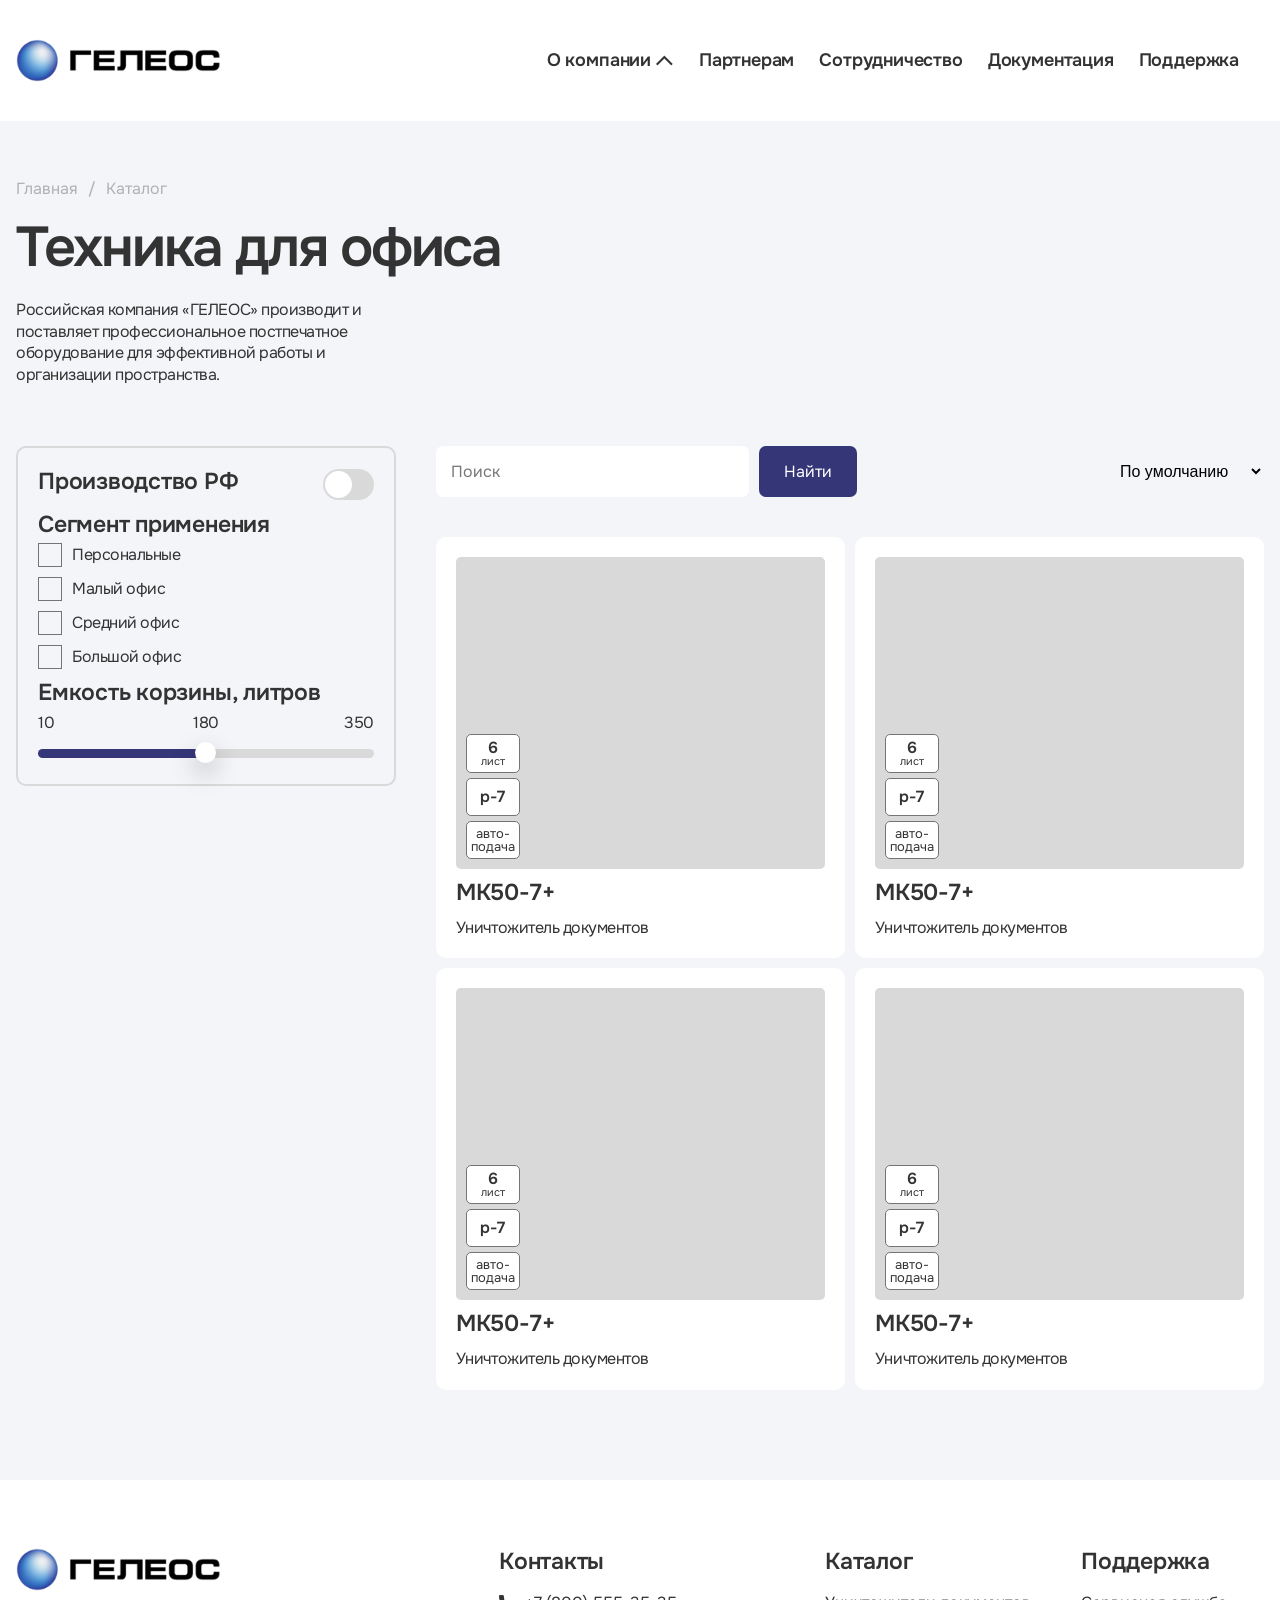
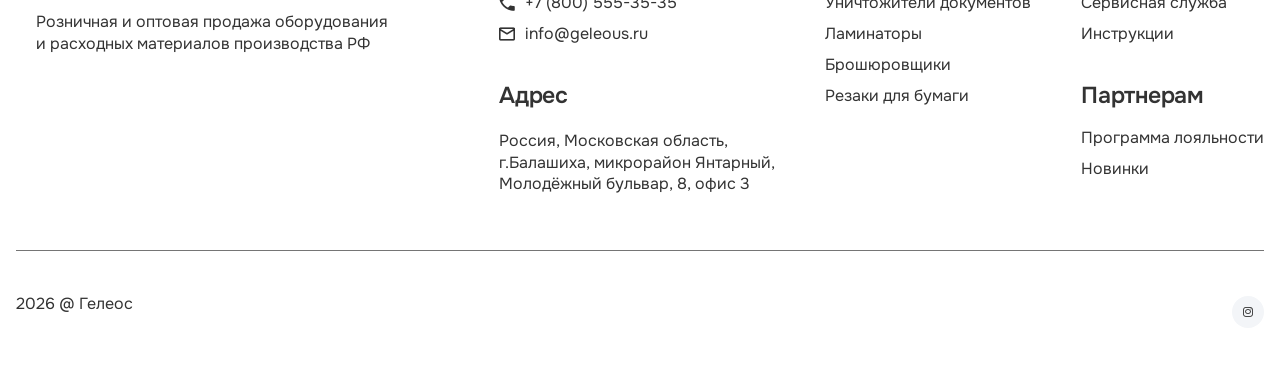
<file: catalog-list.html>
<!DOCTYPE html>
<html lang="ru">

<head>
	<title>Каталог</title>
	<meta charset="UTF-8">
	<meta name="format-detection" content="telephone=no">
	<link rel="preconnect" href="https://fonts.googleapis.com">
	<link rel="preconnect" href="https://fonts.gstatic.com" crossorigin>
	<link href="https://fonts.googleapis.com/css2?family=Onest:wght@100..900&display=swap&_v=20260514113707" rel="stylesheet">
	<!-- <style>body{opacity: 0;}</style> -->
	<link rel="stylesheet" href="css/style.min.css?_v=20260514113707">
	<link rel="shortcut icon" href="favicon.ico">
	<!-- <meta name="robots" content="noindex, nofollow"> -->
	<meta name="viewport" content="width=device-width, initial-scale=1.0">
</head>

<body>
	<div class="wrapper">
		<header class="header">
			<div class="header__container">
				<div class="header__logo">
					<a href="/" class="header__logo-link">
						<picture><source srcset="img/logo/geleous.webp" type="image/webp"><img src="img/logo/geleous.png" alt="Гелеос" class="header__logo-img"></picture>
					</a>
					<div class="header__menu menu">
						<button type="button" class="menu__icon icon-menu"><span></span></button>
						<nav class="menu__body">
							<ul class="menu__list">
								<li class="menu__item">
									<a href="" class="menu__link">О компании</a>
									<ul class="menu__sublist">
										<li class="menu__subitem"><a href="/partners.html" class="menu__sublink h3">Партнерам</a></li>
										<li class="menu__subitem"><a href="/cooperation.html" class="menu__sublink h3">Сотрудничество</a></li>
										<li class="menu__subitem"><a href="" class="menu__sublink h3">Документация</a></li>
										<li class="menu__subitem"><a href="" class="menu__sublink h3">Поддержка</a></li>
										<li class="menu__subitem"><a href="/history.html" class="menu__sublink h3">История компании</a></li>
									</ul>
								</li>
								<li class="menu__item"><a href="/partners.html" class="menu__link">Партнерам</a></li>
								<li class="menu__item"><a href="/cooperation.html" class="menu__link">Сотрудничество</a></li>
								<li class="menu__item"><a href="" class="menu__link">Документация</a></li>
								<li class="menu__item"><a href="/partners.html" class="menu__link">Поддержка</a></li>
								<li class="menu__item"><a href="" class="menu__link menu__link--btn btn">Поддержка</a></li>
							</ul>
						</nav>
					</div>
					<a href="#" class="header__btn btn">Отправить запрос</a>
				</div>
			</div>
		</header>
		<main class="page catalog-list-page">
			<section class="breadcrumbs">
				<div class="breadcrumbs__container">
					<ul class="breadcrumbs__list">
						<li class="breadcrumbs__item">
							<a href="/" class="breadcrumbs__link">Главная</a>
						</li>
						<li class="breadcrumbs__item">
							<a class="breadcrumbs__link">Каталог</a>
						</li>
					</ul>
				</div>
			</section>
			<section class="banner-text">
				<div class="banner-text__container">
					<h1 class="banner-text__title h1">Техника для офиса</h1>
					<div class="banner-text__wrapper h5">
						<p class="banner-text__text">
							Российская компания «ГЕЛЕОС» производит и поставляет
							профессиональное постпечатное оборудование
							для эффективной работы и организации пространства.
						</p>
					</div>
				</div>
			</section>
			<section class="catalog-list-main">
				<div class="catalog-list-main__container">
					<div class="catalog-list-main__body">
						<section class="catalog-list-main__filter catalog-filter">
							<button class="catalog-filter__btn-mobile btn btn--small _icon-filter js-catalog-filter-btn">Все фильтры</button>
							<button class="catalog-filter__btn-current-mobile btn btn--more-primary icon _icon-fill-arrow">Производство РФ</button>
							<button class="catalog-filter__btn-current-mobile btn btn--more-primary icon _icon-fill-arrow">Сегмент применения</button>
							<button class="catalog-filter__btn-current-mobile btn btn--more-primary icon _icon-fill-arrow">Степень секретности</button>

							<div class="catalog-filter__body js-catalog-filter__body">
								<ul class="catalog-filter__properteis h5 js-catalog-filter__properteis">
									<p class="catalog-filter__title-mobile">Фильтр</p>
									<li class="catalog-filter__property catalog-filter__property--toggle">
										<p class="catalog-filter__property-name h3">Производство РФ</p>
										<div class="catalog-filter__property-body">
											<label class="catalog-filter__property-toggle" for="property01">
												<input type="checkbox" id="property01" name="property01">
												<span></span>
											</label>
										</div>
									</li>
									<li class="catalog-filter__property catalog-filter__property--checkbox">
										<p class="catalog-filter__property-name h3 _icon-arrow-menu">Сегмент применения</p>
										<div class="catalog-filter__property-body">
											<label>
												<input type="checkbox" name="property1">
												<span class="catalog-filter__property-checkbox">
													<span class="catalog-filter__property-checkbox--active"></span>
												</span>
												<p>Персональные</p>
											</label>
											<label>
												<input type="checkbox" name="property1">
												<span class="catalog-filter__property-checkbox">
													<span class="catalog-filter__property-checkbox--active"></span>
												</span>
												<p>Малый офис</p>
											</label>
											<label>
												<input type="checkbox" name="property1">
												<span class="catalog-filter__property-checkbox">
													<span class="catalog-filter__property-checkbox--active"></span>
												</span>
												<p>Средний офис</p>
											</label>
											<label>
												<input type="checkbox" name="property1">
												<span class="catalog-filter__property-checkbox">
													<span class="catalog-filter__property-checkbox--active"></span>
												</span>
												<p>Большой офис</p>
											</label>
										</div>
									</li>
									<li class="catalog-filter__property catalog-filter__property--range">
										<p class="catalog-filter__property-name h3">Емкость корзины, литров</p>
										<div class="catalog-filter__property-body">
											<nav>
												<label data-range="0" for="range">10</label>
												<label data-range="1" for="range">350</label>
											</nav>
											<span class="catalog-filter__range-current">10</span>
											<input type="range" id="range" name="property2" min="10" max="350" />
										</div>
									</li>
									<button type="button" class="catalog-filter__btn-modile js-catalog-filter__btn-modile btn btn--small btn--more-primary">Готово</button>
								</ul>
							</div>
						</section>
						<section class="catalog-list-main__right">
							<div class="catalog-list-main__right-top">
								<div class="catalog-list-main__search catalog-list-search">
									<form class="catalog-list-search__body h5">
										<input type="text" class="catalog-list-search__input" placeholder="Поиск">
										<button type="submit" class="catalog-list-search__btn btn btn--more-primary">Найти</button>
									</form>
								</div>
								<div class="catalog-list-main__order-sort catalog-order-sort">
									<div class="catalog-order-sort__body h4">
										<select name="order" class="catalog-order-sort__select">
											<option selected value="order1" class="catalog-order-sort__option">По умолчанию</option>
											<option value="order2" class="catalog-order-sort__option">По возрастанию</option>
											<option value="order3" class="catalog-order-sort__option">По уменьшению</option>
											<option value="order4" class="catalog-order-sort__option">По популярности</option>
										</select>
									</div>
								</div>
							</div>
							<div class="catalog-list-main__right-body">
								<section class="catalog-list-main__items catalog-list-items">
									<div class="catalog-list-items__body">
										<div class="catalog-list-items__items">
											<a href="catalog-detail.html" class="catalog-list-items__item item">
												<div class="item__body">
													<div class="item__top">
														<div class="item__properteis">
															<div class="item__property item__property--twoText">
																<span>6</span>
																<span>лист</span>
															</div>
															<div class="item__property item__property--biggerText">
																<span>p-7</span>
															</div>
															<div class="item__property item__property--smallText">
																<span>авто-подача</span>
															</div>
														</div>
													</div>
													<div class="item__buttom">
														<p class="item__title h3">МК50-7+</p>
														<p class="item_desc h5">Уничтожитель документов</p>
													</div>
												</div>
											</a>
											<a href="catalog-detail.html" class="catalog-list-items__item item">
												<div class="item__body">
													<div class="item__top">
														<div class="item__properteis">
															<div class="item__property item__property--twoText">
																<span>6</span>
																<span>лист</span>
															</div>
															<div class="item__property item__property--biggerText">
																<span>p-7</span>
															</div>
															<div class="item__property item__property--smallText">
																<span>авто-подача</span>
															</div>
														</div>
													</div>
													<div class="item__buttom">
														<p class="item__title h3">МК50-7+</p>
														<p class="item_desc h5">Уничтожитель документов</p>

														<div class="item__properteis item__properteis--mobile">
															<div class="item__property item__property--twoText">
																<span>6</span>
																<span>лист</span>
															</div>
															<div class="item__property item__property--biggerText">
																<span>p-7</span>
															</div>
															<div class="item__property item__property--smallText">
																<span>авто-подача</span>
															</div>
														</div>
													</div>
												</div>
											</a>
											<a href="catalog-detail.html" class="catalog-list-items__item item">
												<div class="item__body">
													<div class="item__top">
														<div class="item__properteis">
															<div class="item__property item__property--twoText">
																<span>6</span>
																<span>лист</span>
															</div>
															<div class="item__property item__property--biggerText">
																<span>p-7</span>
															</div>
															<div class="item__property item__property--smallText">
																<span>авто-подача</span>
															</div>
														</div>
													</div>
													<div class="item__buttom">
														<p class="item__title h3">МК50-7+</p>
														<p class="item_desc h5">Уничтожитель документов</p>
													</div>
												</div>
											</a>
											<a href="catalog-detail.html" class="catalog-list-items__item item">
												<div class="item__body">
													<div class="item__top">
														<div class="item__properteis">
															<div class="item__property item__property--twoText">
																<span>6</span>
																<span>лист</span>
															</div>
															<div class="item__property item__property--biggerText">
																<span>p-7</span>
															</div>
															<div class="item__property item__property--smallText">
																<span>авто-подача</span>
															</div>
														</div>
													</div>
													<div class="item__buttom">
														<p class="item__title h3">МК50-7+</p>
														<p class="item_desc h5">Уничтожитель документов</p>
													</div>
												</div>
											</a>
											<a href="catalog-detail.html" class="catalog-list-items__item catalog-list-items__item--hidden item">

											</a>
											<a href="catalog-detail.html" class="catalog-list-items__item catalog-list-items__item--hidden item">

											</a>
										</div>
									</div>
								</section>
							</div>
						</section>
					</div>
				</div>
			</section>
		</main>
		<footer class="footer">
			<div class="footer__container">
				<div class="footer__top">
					<div class="footer__top-left">
						<a href="/" class="footer__logo">
							<picture><source srcset="img/logo/geleous.webp" type="image/webp"><img src="img/logo/geleous.png" alt="Гелеос" class="footer__logo-img"></picture>
						</a>
						<div class="footer__description">
							<p>
								Розничная и оптовая продажа оборудования
								и расходных материалов производства РФ
							</p>
						</div>
					</div>
					<div class="footer__top-right">
						<div class="footer__row">
							<div class="footer__column footer__column--contacts">
								<div class="footer__column-item">
									<h3 class="footer__column-title h3">Контакты</h3>
									<ul class="footer__list">
										<li class="footer__list-item">
											<a href="tel:+78005553535" class="footer__link _icon-phone">+7 (800) 555-35-35</a>
										</li>
										<li class="footer__list-item">
											<a href="mailto:info@geleous.ru" class="footer__link _icon-mail">info@geleous.ru</a>
										</li>
									</ul>
								</div>
								<div class="footer__column-item">
									<h3 class="footer__column-title h3">Адрес</h3>
									<ul class="footer__list">
										<li class="footer__list-item">
											<p class="footer__text">
												Россия, Московская область, <br>
												г.Балашиха, микрорайон Янтарный, <br>
												Молодёжный бульвар, 8, офис 3 <br>
											</p>
										</li>
									</ul>
								</div>
							</div>
							<div class="footer__column footer__column--catalog">
								<div class="footer__column-item">
									<h3 class="footer__column-title h3">Каталог</h3>
									<ul class="footer__list">
										<li class="footer__list-item">
											<a href="" class="footer__link">Уничтожители документов</a>
										</li>
										<li class="footer__list-item">
											<a href="" class="footer__link">Ламинаторы</a>
										</li>
										<li class="footer__list-item">
											<a href="" class="footer__link">Брошюровщики</a>
										</li>
										<li class="footer__list-item">
											<a href="" class="footer__link">Резаки для бумаги</a>
										</li>
									</ul>
								</div>
							</div>
							<div class="footer__column footer__column--support">
								<div class="footer__column-item">
									<h3 class="footer__column-title h3">Поддержка</h3>
									<ul class="footer__list">
										<li class="footer__list-item">
											<a href="" class="footer__link">Сервисная служба</a>
										</li>
										<li class="footer__list-item">
											<a href="" class="footer__link">Инструкции</a>
										</li>
									</ul>
								</div>
								<div class="footer__column-item">
									<h3 class="footer__column-title h3">Партнерам</h3>
									<ul class="footer__list">
										<li class="footer__list-item">
											<a href="" class="footer__link">Программа лояльности</a>
										</li>
										<li class="footer__list-item">
											<a href="" class="footer__link">Новинки</a>
										</li>
									</ul>
								</div>
							</div>
						</div>
					</div>
				</div>
				<div class="footer__bottom">
					<div class="footer__copyright">
						<p>2026 @ Гелеос</p>
					</div>
					<a href="" class="footer__wrapper-icon">
						<span class="footer__icon _icon-instagram"></span>
					</a>
				</div>
			</div>
		</footer>
	</div>
	<!-- <div id="popup" aria-hidden="true" class="popup">
	<div class="popup__wrapper">
		<div class="popup__content">
			<button data-close type="button" class="popup__close">Закрыть</button>
			<div class="popup__text">
				Text
			</div>
		</div>
	</div>
</div> -->
	<script src="js/app.min.js?_v=20260514113707"></script>
</body>

</html>
</file>
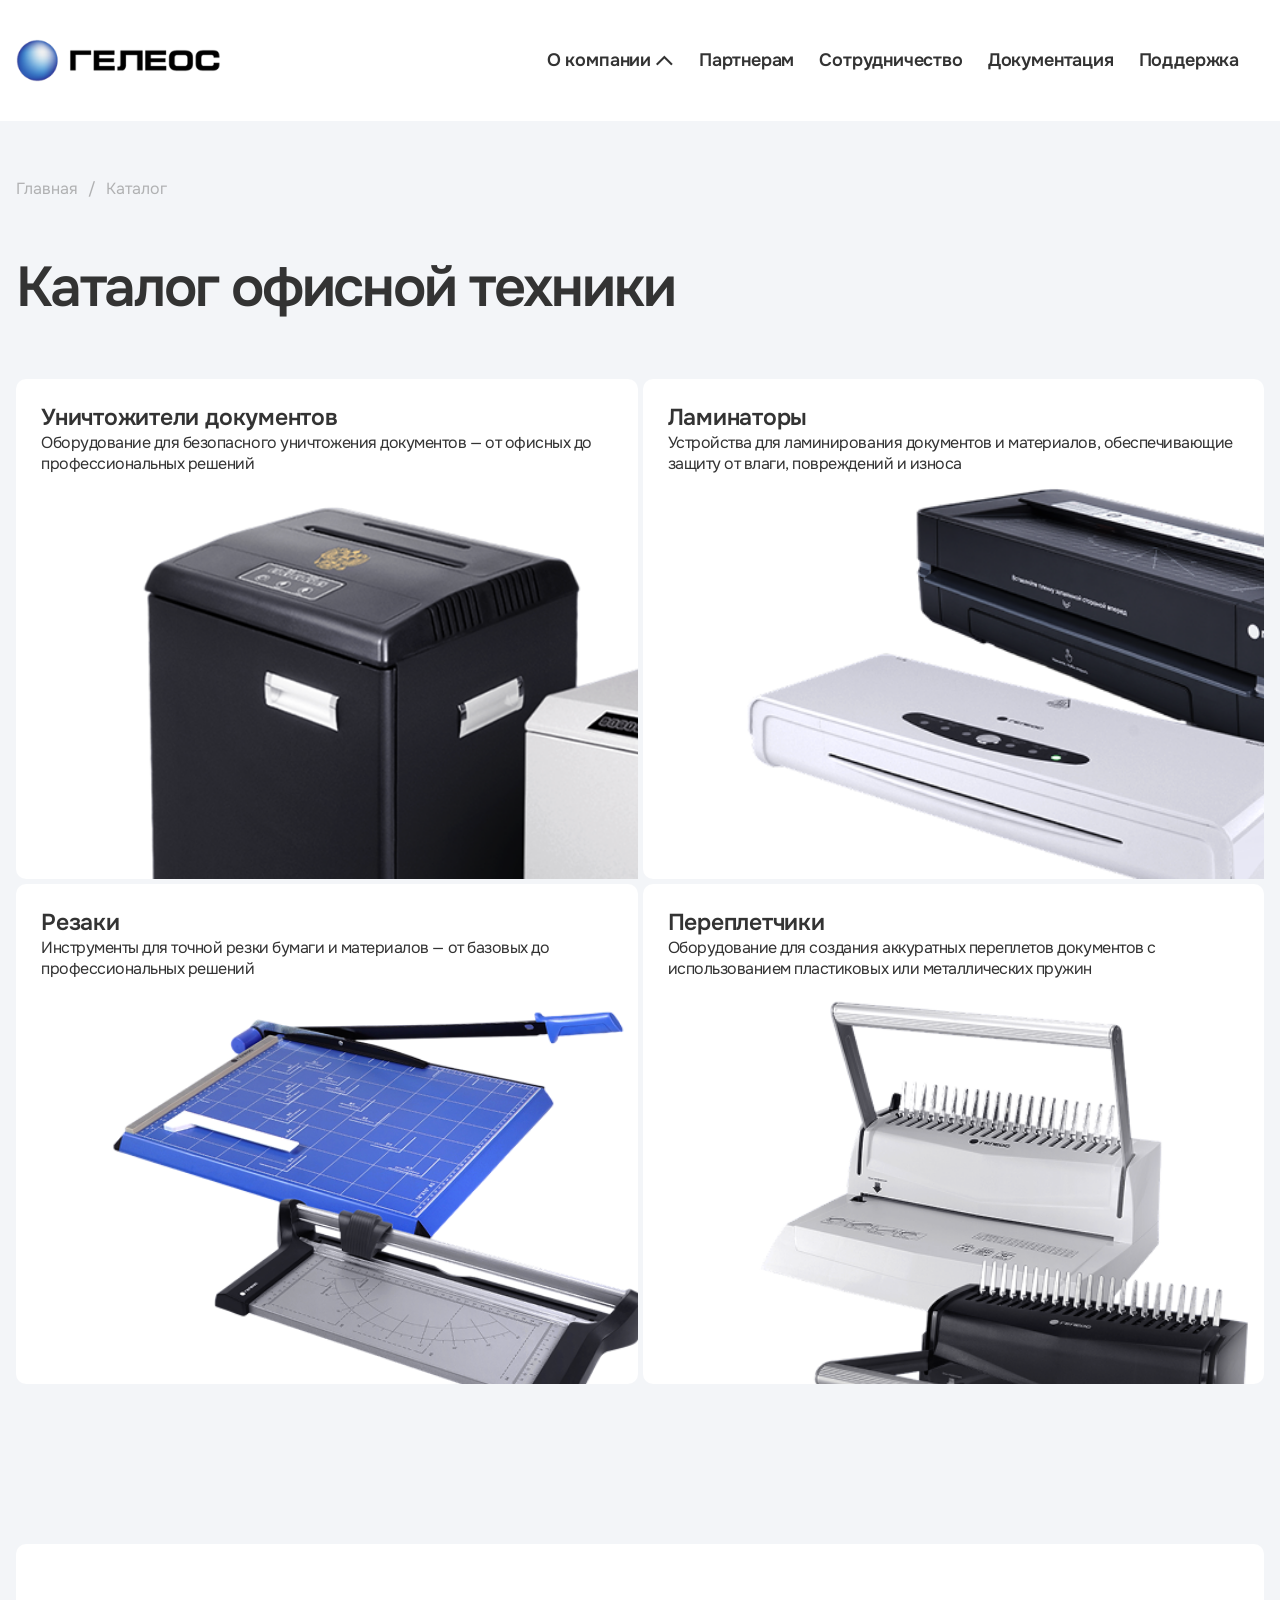
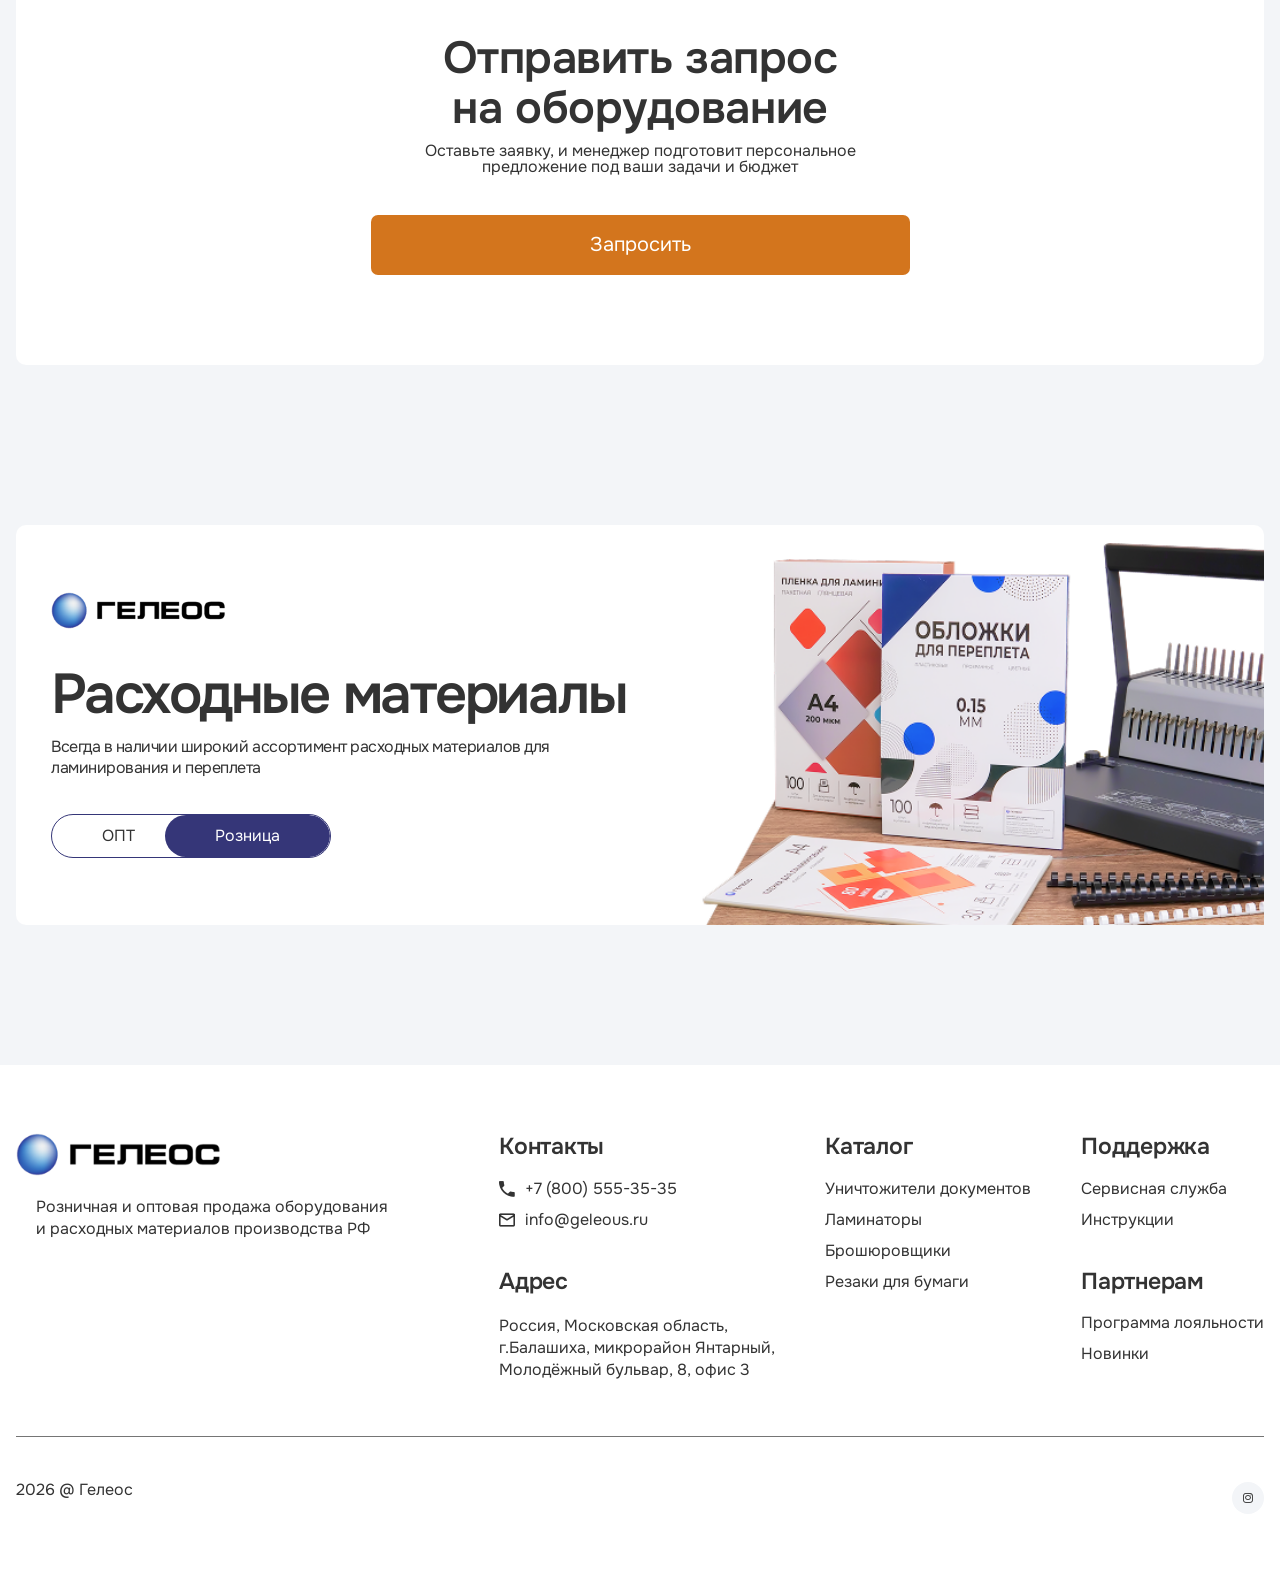
<file: catalog-menu.html>
<!DOCTYPE html>
<html lang="ru">

<head>
	<title>Каталог</title>
	<meta charset="UTF-8">
	<meta name="format-detection" content="telephone=no">
	<link rel="preconnect" href="https://fonts.googleapis.com">
	<link rel="preconnect" href="https://fonts.gstatic.com" crossorigin>
	<link href="https://fonts.googleapis.com/css2?family=Onest:wght@100..900&display=swap&_v=20260514113707" rel="stylesheet">
	<!-- <style>body{opacity: 0;}</style> -->
	<link rel="stylesheet" href="css/style.min.css?_v=20260514113707">
	<link rel="shortcut icon" href="favicon.ico">
	<!-- <meta name="robots" content="noindex, nofollow"> -->
	<meta name="viewport" content="width=device-width, initial-scale=1.0">
</head>

<body>
	<div class="wrapper">
		<header class="header">
			<div class="header__container">
				<div class="header__logo">
					<a href="/" class="header__logo-link">
						<picture><source srcset="img/logo/geleous.webp" type="image/webp"><img src="img/logo/geleous.png" alt="Гелеос" class="header__logo-img"></picture>
					</a>
					<div class="header__menu menu">
						<button type="button" class="menu__icon icon-menu"><span></span></button>
						<nav class="menu__body">
							<ul class="menu__list">
								<li class="menu__item">
									<a href="" class="menu__link">О компании</a>
									<ul class="menu__sublist">
										<li class="menu__subitem"><a href="/partners.html" class="menu__sublink h3">Партнерам</a></li>
										<li class="menu__subitem"><a href="/cooperation.html" class="menu__sublink h3">Сотрудничество</a></li>
										<li class="menu__subitem"><a href="" class="menu__sublink h3">Документация</a></li>
										<li class="menu__subitem"><a href="" class="menu__sublink h3">Поддержка</a></li>
										<li class="menu__subitem"><a href="/history.html" class="menu__sublink h3">История компании</a></li>
									</ul>
								</li>
								<li class="menu__item"><a href="/partners.html" class="menu__link">Партнерам</a></li>
								<li class="menu__item"><a href="/cooperation.html" class="menu__link">Сотрудничество</a></li>
								<li class="menu__item"><a href="" class="menu__link">Документация</a></li>
								<li class="menu__item"><a href="/partners.html" class="menu__link">Поддержка</a></li>
								<li class="menu__item"><a href="" class="menu__link menu__link--btn btn">Поддержка</a></li>
							</ul>
						</nav>
					</div>
					<a href="#" class="header__btn btn">Отправить запрос</a>
				</div>
			</div>
		</header>
		<main class="page">
			<section class="breadcrumbs">
				<div class="breadcrumbs__container">
					<ul class="breadcrumbs__list">
						<li class="breadcrumbs__item">
							<a href="/" class="breadcrumbs__link">Главная</a>
						</li>
						<li class="breadcrumbs__item">
							<a class="breadcrumbs__link">Каталог</a>
						</li>
					</ul>
				</div>
			</section>
			<section class="catalog-menu">
				<div class="catalog-menu__container h5">
					<h1 class="catalog-menu__title h1">Каталог офисной техники</h1>
					<div class="catalog-menu__cards">
						<a href="catalog-list.html" class="catalog-menu__card">
							<div class="catalog-menu__header">
								<h3 class="catalog-menu__card-title h3">Уничтожители документов</h3>
								<p class="catalog-menu__card-desc">
									Оборудование для безопасного уничтожения документов —
									от офисных до профессиональных решений
								</p>
							</div>
							<div class="catalog-menu__card-wrapper-img">
								<picture><source srcset="img/catalog-menu/item1.webp" type="image/webp"><img src="img/catalog-menu/item1.png" alt="Уничтожители документов" class="catalog-menu__card-img"></picture>
							</div>
						</a>
						<a href="catalog-list.html" class="catalog-menu__card">
							<div class="catalog-menu__header">
								<h3 class="catalog-menu__card-title h3">Ламинаторы</h3>
								<p class="catalog-menu__card-desc">
									Устройства для ламинирования документов
									и материалов, обеспечивающие защиту от влаги, повреждений и износа
								</p>
							</div>
							<div class="catalog-menu__card-wrapper-img">
								<picture><source srcset="img/catalog-menu/item2.webp" type="image/webp"><img src="img/catalog-menu/item2.png" alt="Ламинаторы" class="catalog-menu__card-img"></picture>
							</div>
						</a>
						<a href="catalog-list.html" class="catalog-menu__card">
							<div class="catalog-menu__header">
								<h3 class="catalog-menu__card-title h3">Резаки</h3>
								<p class="catalog-menu__card-desc">
									Инструменты для точной резки бумаги и материалов —
									от базовых до профессиональных решений
								</p>
							</div>
							<div class="catalog-menu__card-wrapper-img">
								<picture><source srcset="img/catalog-menu/item3.webp" type="image/webp"><img src="img/catalog-menu/item3.png" alt="Резаки" class="catalog-menu__card-img"></picture>
							</div>
						</a>
						<a href="catalog-list.html" class="catalog-menu__card">
							<div class="catalog-menu__header">
								<h3 class="catalog-menu__card-title h3">Переплетчики</h3>
								<p class="catalog-menu__card-desc">
									Оборудование для создания аккуратных переплетов документов с
									использованием пластиковых или металлических пружин
								</p>
							</div>
							<div class="catalog-menu__card-wrapper-img">
								<picture><source srcset="img/catalog-menu/item4.webp" type="image/webp"><img src="img/catalog-menu/item4.png" alt="Переплетчики" class="catalog-menu__card-img"></picture>
							</div>
						</a>
					</div>
				</div>
			</section>
			<section class="pre-order-block">
				<div class="pre-order-block__container">
					<div class="pre-order-block__body">
						<h2 class="pre-order-block__title h2">Отправить запрос на оборудование</h2>
						<p class="pre-order-block__desc h6">
							Оставьте заявку, и менеджер подготовит персональное
							предложение под ваши задачи и бюджет
						</p>
						<a href="#" class="pre-order-block__link btn">Запросить</a>
					</div>
				</div>
			</section>
			<section class="consumables">
				<div class="consumables__container">
					<div class="consumables__body">
						<div class="consumables__left">
							<div class="consumables__logo">
								<picture><source srcset="img/logo/geleous.webp" type="image/webp"><img src="img/logo/geleous.png" alt="Гелеос" class="consumables__logo-img"></picture>
							</div>
							<div class="consumables__wrapper">
								<h3 class="consumables__title h1">Расходные материалы</h3>
								<p class="consumables__desc h5">
									Всегда в наличии широкий ассортимент расходных материалов для ламинирования и переплета
								</p>
							</div>
							<div class="consumables__categories">
								<div class="consumables__category">ОПТ</div>
								<div class="consumables__category consumables__category--active">Розница</div>
							</div>
						</div>
						<div class="consumables__wrapper-img">
							<picture><source srcset="img/consumables/item.webp" type="image/webp"><img src="img/consumables/item.png" alt="Расходные материалы" class="consumables__img"></picture>
						</div>
					</div>
				</div>
			</section>
		</main>
		<footer class="footer">
			<div class="footer__container">
				<div class="footer__top">
					<div class="footer__top-left">
						<a href="/" class="footer__logo">
							<picture><source srcset="img/logo/geleous.webp" type="image/webp"><img src="img/logo/geleous.png" alt="Гелеос" class="footer__logo-img"></picture>
						</a>
						<div class="footer__description">
							<p>
								Розничная и оптовая продажа оборудования
								и расходных материалов производства РФ
							</p>
						</div>
					</div>
					<div class="footer__top-right">
						<div class="footer__row">
							<div class="footer__column footer__column--contacts">
								<div class="footer__column-item">
									<h3 class="footer__column-title h3">Контакты</h3>
									<ul class="footer__list">
										<li class="footer__list-item">
											<a href="tel:+78005553535" class="footer__link _icon-phone">+7 (800) 555-35-35</a>
										</li>
										<li class="footer__list-item">
											<a href="mailto:info@geleous.ru" class="footer__link _icon-mail">info@geleous.ru</a>
										</li>
									</ul>
								</div>
								<div class="footer__column-item">
									<h3 class="footer__column-title h3">Адрес</h3>
									<ul class="footer__list">
										<li class="footer__list-item">
											<p class="footer__text">
												Россия, Московская область, <br>
												г.Балашиха, микрорайон Янтарный, <br>
												Молодёжный бульвар, 8, офис 3 <br>
											</p>
										</li>
									</ul>
								</div>
							</div>
							<div class="footer__column footer__column--catalog">
								<div class="footer__column-item">
									<h3 class="footer__column-title h3">Каталог</h3>
									<ul class="footer__list">
										<li class="footer__list-item">
											<a href="" class="footer__link">Уничтожители документов</a>
										</li>
										<li class="footer__list-item">
											<a href="" class="footer__link">Ламинаторы</a>
										</li>
										<li class="footer__list-item">
											<a href="" class="footer__link">Брошюровщики</a>
										</li>
										<li class="footer__list-item">
											<a href="" class="footer__link">Резаки для бумаги</a>
										</li>
									</ul>
								</div>
							</div>
							<div class="footer__column footer__column--support">
								<div class="footer__column-item">
									<h3 class="footer__column-title h3">Поддержка</h3>
									<ul class="footer__list">
										<li class="footer__list-item">
											<a href="" class="footer__link">Сервисная служба</a>
										</li>
										<li class="footer__list-item">
											<a href="" class="footer__link">Инструкции</a>
										</li>
									</ul>
								</div>
								<div class="footer__column-item">
									<h3 class="footer__column-title h3">Партнерам</h3>
									<ul class="footer__list">
										<li class="footer__list-item">
											<a href="" class="footer__link">Программа лояльности</a>
										</li>
										<li class="footer__list-item">
											<a href="" class="footer__link">Новинки</a>
										</li>
									</ul>
								</div>
							</div>
						</div>
					</div>
				</div>
				<div class="footer__bottom">
					<div class="footer__copyright">
						<p>2026 @ Гелеос</p>
					</div>
					<a href="" class="footer__wrapper-icon">
						<span class="footer__icon _icon-instagram"></span>
					</a>
				</div>
			</div>
		</footer>
	</div>
	<!-- <div id="popup" aria-hidden="true" class="popup">
	<div class="popup__wrapper">
		<div class="popup__content">
			<button data-close type="button" class="popup__close">Закрыть</button>
			<div class="popup__text">
				Text
			</div>
		</div>
	</div>
</div> -->
	<script src="js/app.min.js?_v=20260514113707"></script>
</body>

</html>
</file>
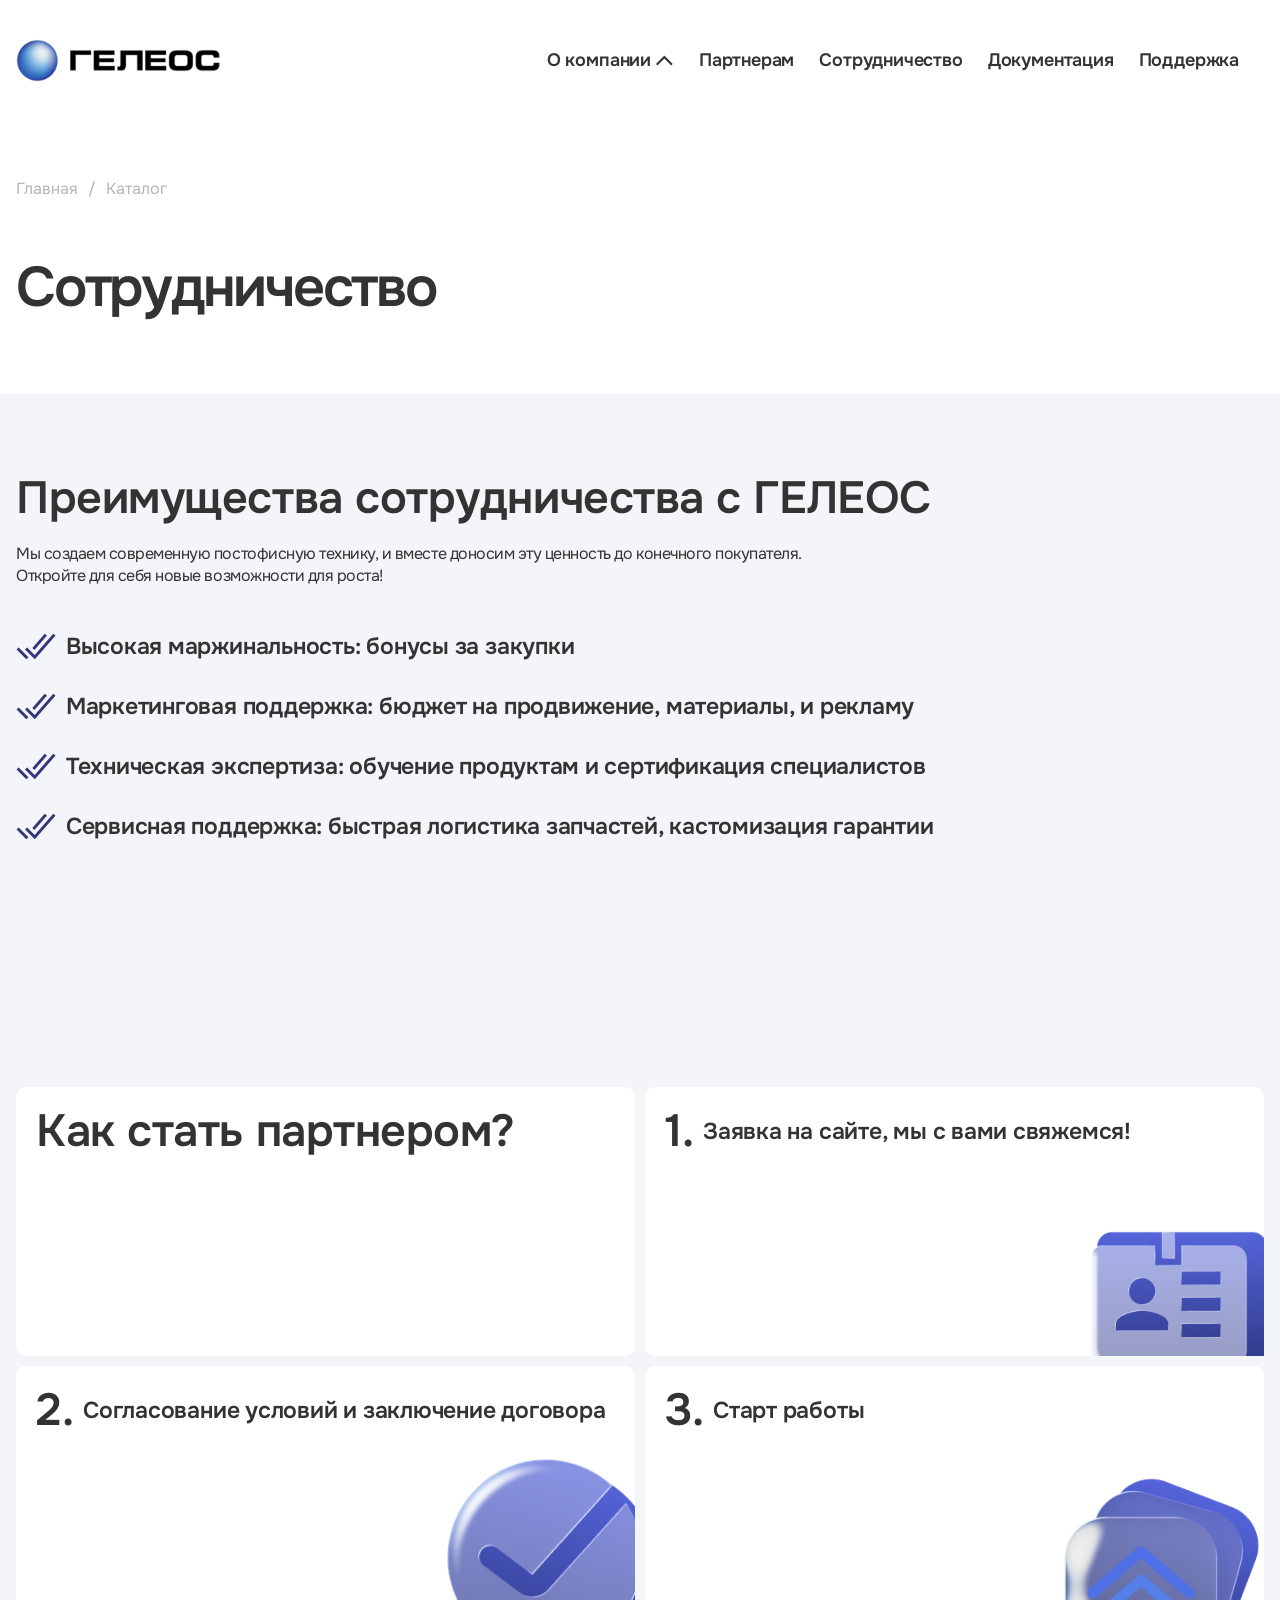
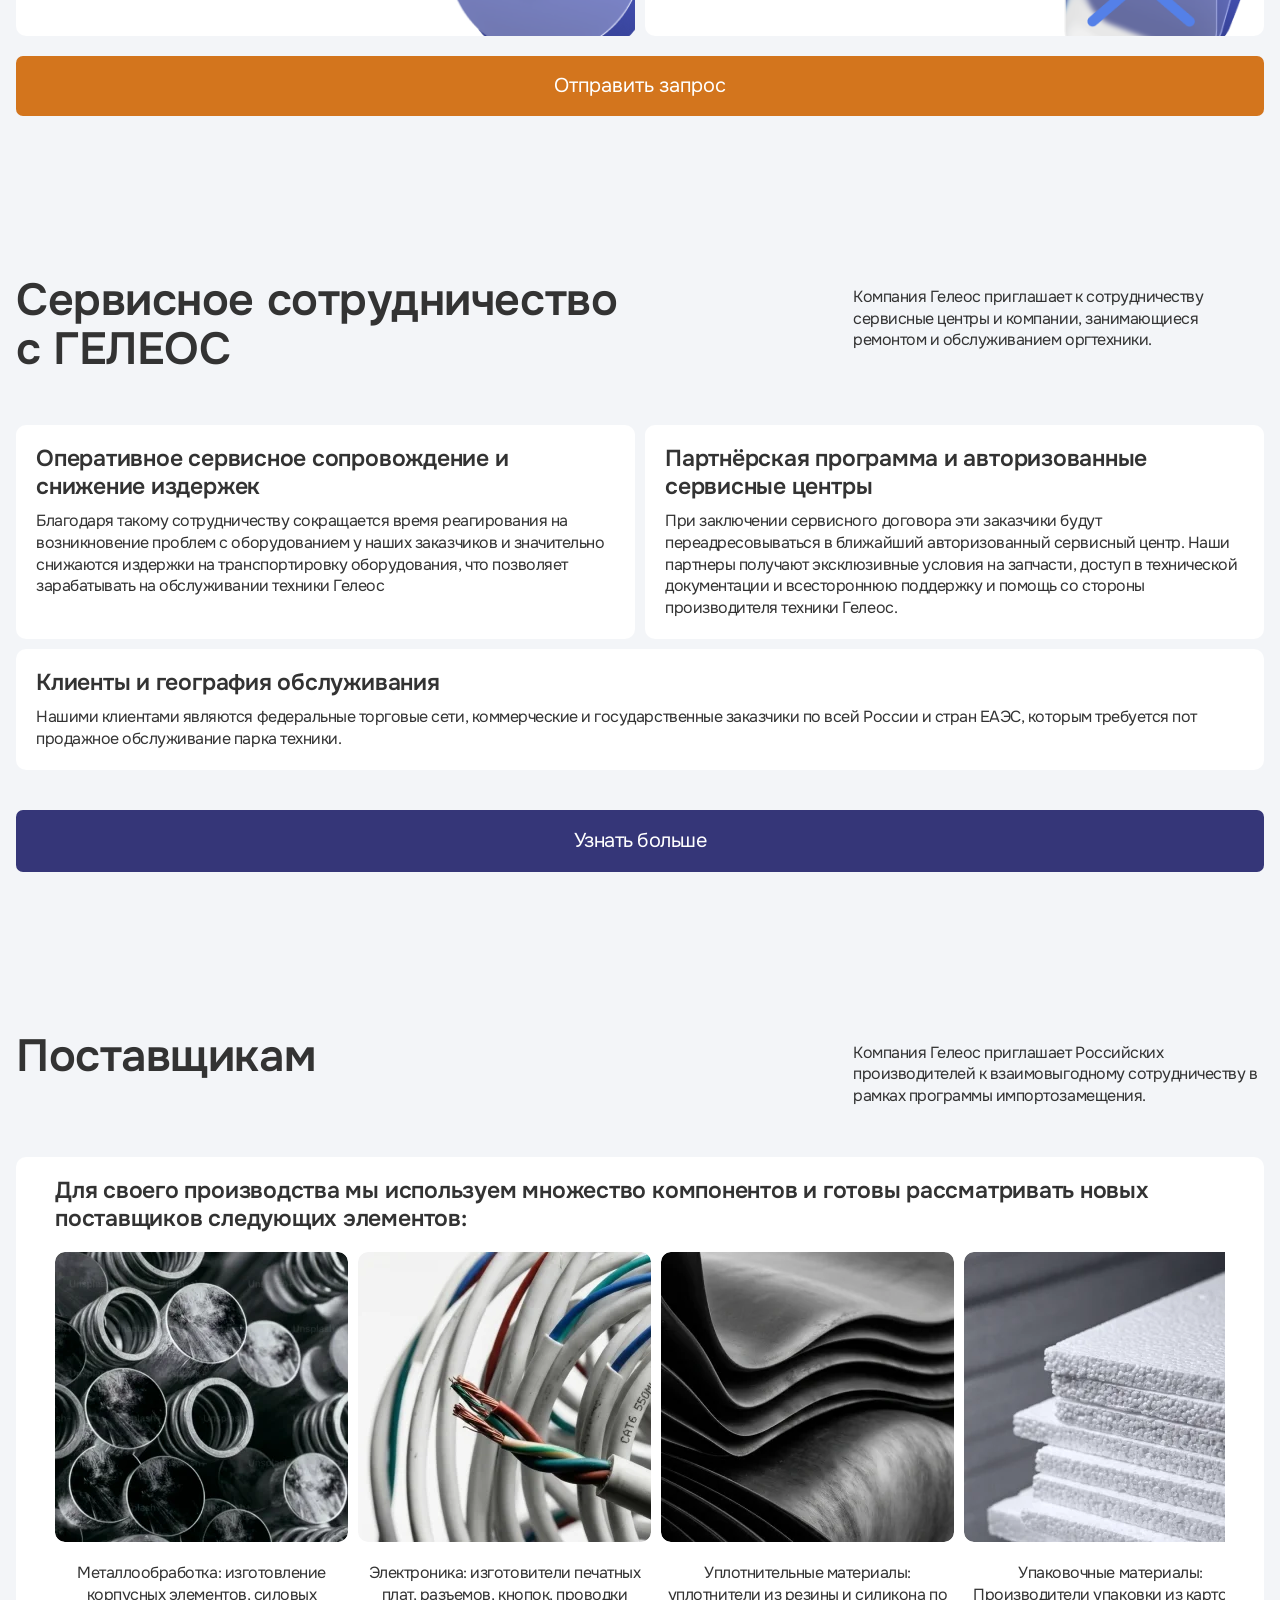
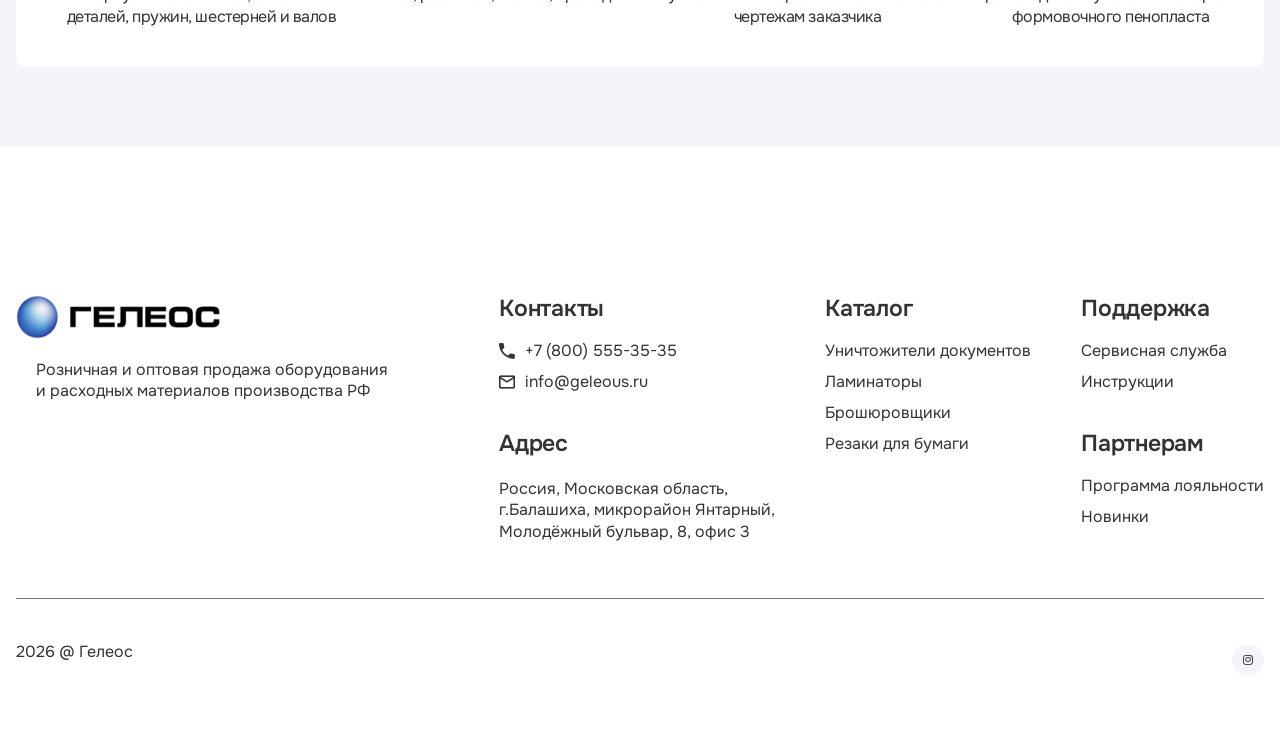
<file: cooperation.html>
<!DOCTYPE html>
<html lang="ru">

<head>
	<title>Сотрудничество</title>
	<meta charset="UTF-8">
	<meta name="format-detection" content="telephone=no">
	<link rel="preconnect" href="https://fonts.googleapis.com">
	<link rel="preconnect" href="https://fonts.gstatic.com" crossorigin>
	<link href="https://fonts.googleapis.com/css2?family=Onest:wght@100..900&display=swap&_v=20260514113707" rel="stylesheet">
	<!-- <style>body{opacity: 0;}</style> -->
	<link rel="stylesheet" href="css/style.min.css?_v=20260514113707">
	<link rel="shortcut icon" href="favicon.ico">
	<!-- <meta name="robots" content="noindex, nofollow"> -->
	<meta name="viewport" content="width=device-width, initial-scale=1.0">
</head>

<body>
	<div class="wrapper">
		<header class="header">
			<div class="header__container">
				<div class="header__logo">
					<a href="/" class="header__logo-link">
						<picture><source srcset="img/logo/geleous.webp" type="image/webp"><img src="img/logo/geleous.png" alt="Гелеос" class="header__logo-img"></picture>
					</a>
					<div class="header__menu menu">
						<button type="button" class="menu__icon icon-menu"><span></span></button>
						<nav class="menu__body">
							<ul class="menu__list">
								<li class="menu__item">
									<a href="" class="menu__link">О компании</a>
									<ul class="menu__sublist">
										<li class="menu__subitem"><a href="/partners.html" class="menu__sublink h3">Партнерам</a></li>
										<li class="menu__subitem"><a href="/cooperation.html" class="menu__sublink h3">Сотрудничество</a></li>
										<li class="menu__subitem"><a href="" class="menu__sublink h3">Документация</a></li>
										<li class="menu__subitem"><a href="" class="menu__sublink h3">Поддержка</a></li>
										<li class="menu__subitem"><a href="/history.html" class="menu__sublink h3">История компании</a></li>
									</ul>
								</li>
								<li class="menu__item"><a href="/partners.html" class="menu__link">Партнерам</a></li>
								<li class="menu__item"><a href="/cooperation.html" class="menu__link">Сотрудничество</a></li>
								<li class="menu__item"><a href="" class="menu__link">Документация</a></li>
								<li class="menu__item"><a href="/partners.html" class="menu__link">Поддержка</a></li>
								<li class="menu__item"><a href="" class="menu__link menu__link--btn btn">Поддержка</a></li>
							</ul>
						</nav>
					</div>
					<a href="#" class="header__btn btn">Отправить запрос</a>
				</div>
			</div>
		</header>
		<main class="page cooperation-page bg-white">
			<section class="breadcrumbs">
				<div class="breadcrumbs__container">
					<ul class="breadcrumbs__list">
						<li class="breadcrumbs__item">
							<a href="/" class="breadcrumbs__link">Главная</a>
						</li>
						<li class="breadcrumbs__item">
							<a class="breadcrumbs__link">Каталог</a>
						</li>
					</ul>
				</div>
			</section>
			<section class="banner-text">
				<div class="banner-text__container">
					<h1 class="banner-text__title h1">Сотрудничество</h1>
				</div>
			</section>
			<div class="bg-gray">
				<section class="benefits-cooperation">
					<div class="benefits-cooperation__container">
						<div class="benefits-cooperation__body h5">
							<h2 class="benefits-cooperation__title h2">Преимущества сотрудничества с ГЕЛЕОС</h2>
							<p class="benefits-cooperation__desc">
								Мы создаем современную постофисную технику, и вместе доносим эту ценность до конечного покупателя.
								Откройте для себя новые возможности для роста!
							</p>
							<div class="benefits-cooperation__lists h3">
								<p class="benefits-cooperation__list icons _icon-double-approve">
									Высокая маржинальность: бонусы за закупки
								</p>
								<p class="benefits-cooperation__list icons _icon-double-approve">
									Маркетинговая поддержка: бюджет на продвижение, материалы, и рекламу
								</p>
								<p class="benefits-cooperation__list icons _icon-double-approve">
									Техническая экспертиза: обучение продуктам и сертификация специалистов
								</p>
								<p class="benefits-cooperation__list icons _icon-double-approve">
									Сервисная поддержка: быстрая логистика запчастей, кастомизация гарантии
								</p>
							</div>
						</div>
					</div>
				</section>
				<section class="how-become-partner">
					<div class="how-become-partner__container">
						<div class="how-become-partner__cards">
							<div class="how-become-partner__card">
								<h2 class="how-become-partner__title h2">Как стать партнером?</h2>
							</div>
							<div class="how-become-partner__card">
								<div class="how-become-partner__wrapper">
									<span class="how-become-partner__number h2">1.</span>
									<p class="how-become-partner__text h3">Заявка на сайте, мы с вами свяжемся!</p>
								</div>
								<div class="how-become-partner__img-wrapper">
									<picture><source srcset="img/how-become-partner/item1.webp" type="image/webp"><img src="img/how-become-partner/item1.png" alt="" class="how-become-partner__img"></picture>
								</div>
							</div>
							<div class="how-become-partner__card">
								<div class="how-become-partner__wrapper">
									<span class="how-become-partner__number h2">2.</span>
									<p class="how-become-partner__text h3">Согласование условий и заключение договора</p>
								</div>
								<div class="how-become-partner__img-wrapper">
									<picture><source srcset="img/how-become-partner/item2.webp" type="image/webp"><img src="img/how-become-partner/item2.png" alt="" class="how-become-partner__img"></picture>
								</div>
							</div>
							<div class="how-become-partner__card">
								<div class="how-become-partner__wrapper">
									<span class="how-become-partner__number h2">3.</span>
									<p class="how-become-partner__text h3">Старт работы</p>
								</div>
								<div class="how-become-partner__img-wrapper">
									<picture><source srcset="img/how-become-partner/item3.webp" type="image/webp"><img src="img/how-become-partner/item3.png" alt="" class="how-become-partner__img"></picture>
								</div>
							</div>
						</div>
						<a href="#" class="how-become-partner__btn btn">Отправить запрос</a>
					</div>
				</section>
				<section class="service-cooperation">
					<div class="service-cooperation__container">
						<div class="service-cooperation__body h5">
							<div class="service-cooperation__top">
								<h2 class="service-cooperation__title h2">Сервисное сотрудничество с ГЕЛЕОС</h2>
								<p class="service-cooperation__desc">
									Компания Гелеос приглашает к сотрудничеству сервисные центры и компании,
									занимающиеся ремонтом и обслуживанием оргтехники.
								</p>
							</div>
							<div class="service-cooperation__cards h5">
								<div class="service-cooperation__card">
									<p class="service-cooperation__card-title h3">
										Оперативное сервисное сопровождение
										и снижение издержек
									</p>
									<p class="service-cooperation__card-text">
										Благодаря такому сотрудничеству сокращается время реагирования на возникновение проблем с
										оборудованием у наших заказчиков и значительно снижаются издержки на транспортировку оборудования,
										что позволяет зарабатывать на обслуживании техники Гелеос
									</p>
								</div>
								<div class="service-cooperation__card">
									<p class="service-cooperation__card-title h3">
										Партнёрская программа
										и авторизованные сервисные центры
									</p>
									<p class="service-cooperation__card-text">
										При заключении сервисного договора эти заказчики будут переадресовываться в ближайший авторизованный сервисный центр.
										Наши партнеры получают эксклюзивные условия на запчасти, доступ в технической документации и всестороннюю поддержку
										и помощь со стороны производителя техники Гелеос.
									</p>
								</div>
								<div class="service-cooperation__card">
									<p class="service-cooperation__card-title h3">
										Клиенты и география обслуживания
									</p>
									<p class="service-cooperation__card-text">
										Нашими клиентами являются федеральные торговые сети, коммерческие и
										государственные заказчики по всей России и стран ЕАЭС,
										которым требуется пот продажное обслуживание парка техники.
									</p>
								</div>
							</div>
							<a href="#" class="service-cooperation__link btn btn--more-primary">Узнать больше</a>
						</div>
					</div>
				</section>
				<section class="suppliers-cooperation">
					<div class="suppliers-cooperation__container">
						<div class="suppliers-cooperation__body h5">
							<div class="suppliers-cooperation__top">
								<h2 class="suppliers-cooperation__title h2">Поставщикам</h2>
								<p class="suppliers-cooperation__desc">
									Компания Гелеос приглашает Российских производителей
									к взаимовыгодному сотрудничеству в рамках программы импортозамещения.
								</p>
							</div>
							<div class="suppliers-cooperation__wrapper">
								<h3 class="suppliers-cooperation__subtitle h3">
									Для своего производства мы используем множество компонентов
									и готовы рассматривать новых поставщиков следующих элементов:
								</h3>
								<div class="suppliers-cooperation__cards">
									<div class="suppliers-cooperation__card">
										<div class="suppliers-cooperation__img-wrapper">
											<picture><source srcset="img/suppliers/item1.webp" type="image/webp"><img src="img/suppliers/item1.png" alt="" class="suppliers-cooperation__img"></picture>
										</div>
										<p class="suppliers-cooperation__card-text">
											Металлообработка: изготовление корпусных элементов,
											силовых деталей, пружин, шестерней и валов
										</p>
									</div>
									<div class="suppliers-cooperation__card">
										<div class="suppliers-cooperation__img-wrapper">
											<picture><source srcset="img/suppliers/item2.webp" type="image/webp"><img src="img/suppliers/item2.png" alt="" class="suppliers-cooperation__img"></picture>
										</div>
										<p class="suppliers-cooperation__card-text">
											Электроника: изготовители печатных плат,
											разъемов, кнопок, проводки
										</p>
									</div>
									<div class="suppliers-cooperation__card">
										<div class="suppliers-cooperation__img-wrapper">
											<picture><source srcset="img/suppliers/item3.webp" type="image/webp"><img src="img/suppliers/item3.png" alt="" class="suppliers-cooperation__img"></picture>
										</div>
										<p class="suppliers-cooperation__card-text">
											Уплотнительные материалы: уплотнители из резины и силикона
											по чертежам заказчика
										</p>
									</div>
									<div class="suppliers-cooperation__card">
										<div class="suppliers-cooperation__img-wrapper">
											<picture><source srcset="img/suppliers/item4.webp" type="image/webp"><img src="img/suppliers/item4.png" alt="" class="suppliers-cooperation__img"></picture>
										</div>
										<p class="suppliers-cooperation__card-text">
											Упаковочные материалы: Производители упаковки из картона,
											формовочного пенопласта
										</p>
									</div>
								</div>
							</div>
						</div>
					</div>
				</section>
			</div>
		</main>
		<footer class="footer">
			<div class="footer__container">
				<div class="footer__top">
					<div class="footer__top-left">
						<a href="/" class="footer__logo">
							<picture><source srcset="img/logo/geleous.webp" type="image/webp"><img src="img/logo/geleous.png" alt="Гелеос" class="footer__logo-img"></picture>
						</a>
						<div class="footer__description">
							<p>
								Розничная и оптовая продажа оборудования
								и расходных материалов производства РФ
							</p>
						</div>
					</div>
					<div class="footer__top-right">
						<div class="footer__row">
							<div class="footer__column footer__column--contacts">
								<div class="footer__column-item">
									<h3 class="footer__column-title h3">Контакты</h3>
									<ul class="footer__list">
										<li class="footer__list-item">
											<a href="tel:+78005553535" class="footer__link _icon-phone">+7 (800) 555-35-35</a>
										</li>
										<li class="footer__list-item">
											<a href="mailto:info@geleous.ru" class="footer__link _icon-mail">info@geleous.ru</a>
										</li>
									</ul>
								</div>
								<div class="footer__column-item">
									<h3 class="footer__column-title h3">Адрес</h3>
									<ul class="footer__list">
										<li class="footer__list-item">
											<p class="footer__text">
												Россия, Московская область, <br>
												г.Балашиха, микрорайон Янтарный, <br>
												Молодёжный бульвар, 8, офис 3 <br>
											</p>
										</li>
									</ul>
								</div>
							</div>
							<div class="footer__column footer__column--catalog">
								<div class="footer__column-item">
									<h3 class="footer__column-title h3">Каталог</h3>
									<ul class="footer__list">
										<li class="footer__list-item">
											<a href="" class="footer__link">Уничтожители документов</a>
										</li>
										<li class="footer__list-item">
											<a href="" class="footer__link">Ламинаторы</a>
										</li>
										<li class="footer__list-item">
											<a href="" class="footer__link">Брошюровщики</a>
										</li>
										<li class="footer__list-item">
											<a href="" class="footer__link">Резаки для бумаги</a>
										</li>
									</ul>
								</div>
							</div>
							<div class="footer__column footer__column--support">
								<div class="footer__column-item">
									<h3 class="footer__column-title h3">Поддержка</h3>
									<ul class="footer__list">
										<li class="footer__list-item">
											<a href="" class="footer__link">Сервисная служба</a>
										</li>
										<li class="footer__list-item">
											<a href="" class="footer__link">Инструкции</a>
										</li>
									</ul>
								</div>
								<div class="footer__column-item">
									<h3 class="footer__column-title h3">Партнерам</h3>
									<ul class="footer__list">
										<li class="footer__list-item">
											<a href="" class="footer__link">Программа лояльности</a>
										</li>
										<li class="footer__list-item">
											<a href="" class="footer__link">Новинки</a>
										</li>
									</ul>
								</div>
							</div>
						</div>
					</div>
				</div>
				<div class="footer__bottom">
					<div class="footer__copyright">
						<p>2026 @ Гелеос</p>
					</div>
					<a href="" class="footer__wrapper-icon">
						<span class="footer__icon _icon-instagram"></span>
					</a>
				</div>
			</div>
		</footer>
	</div>
	<!-- <div id="popup" aria-hidden="true" class="popup">
	<div class="popup__wrapper">
		<div class="popup__content">
			<button data-close type="button" class="popup__close">Закрыть</button>
			<div class="popup__text">
				Text
			</div>
		</div>
	</div>
</div> -->
	<script src="js/app.min.js?_v=20260514113707"></script>
</body>

</html>
</file>
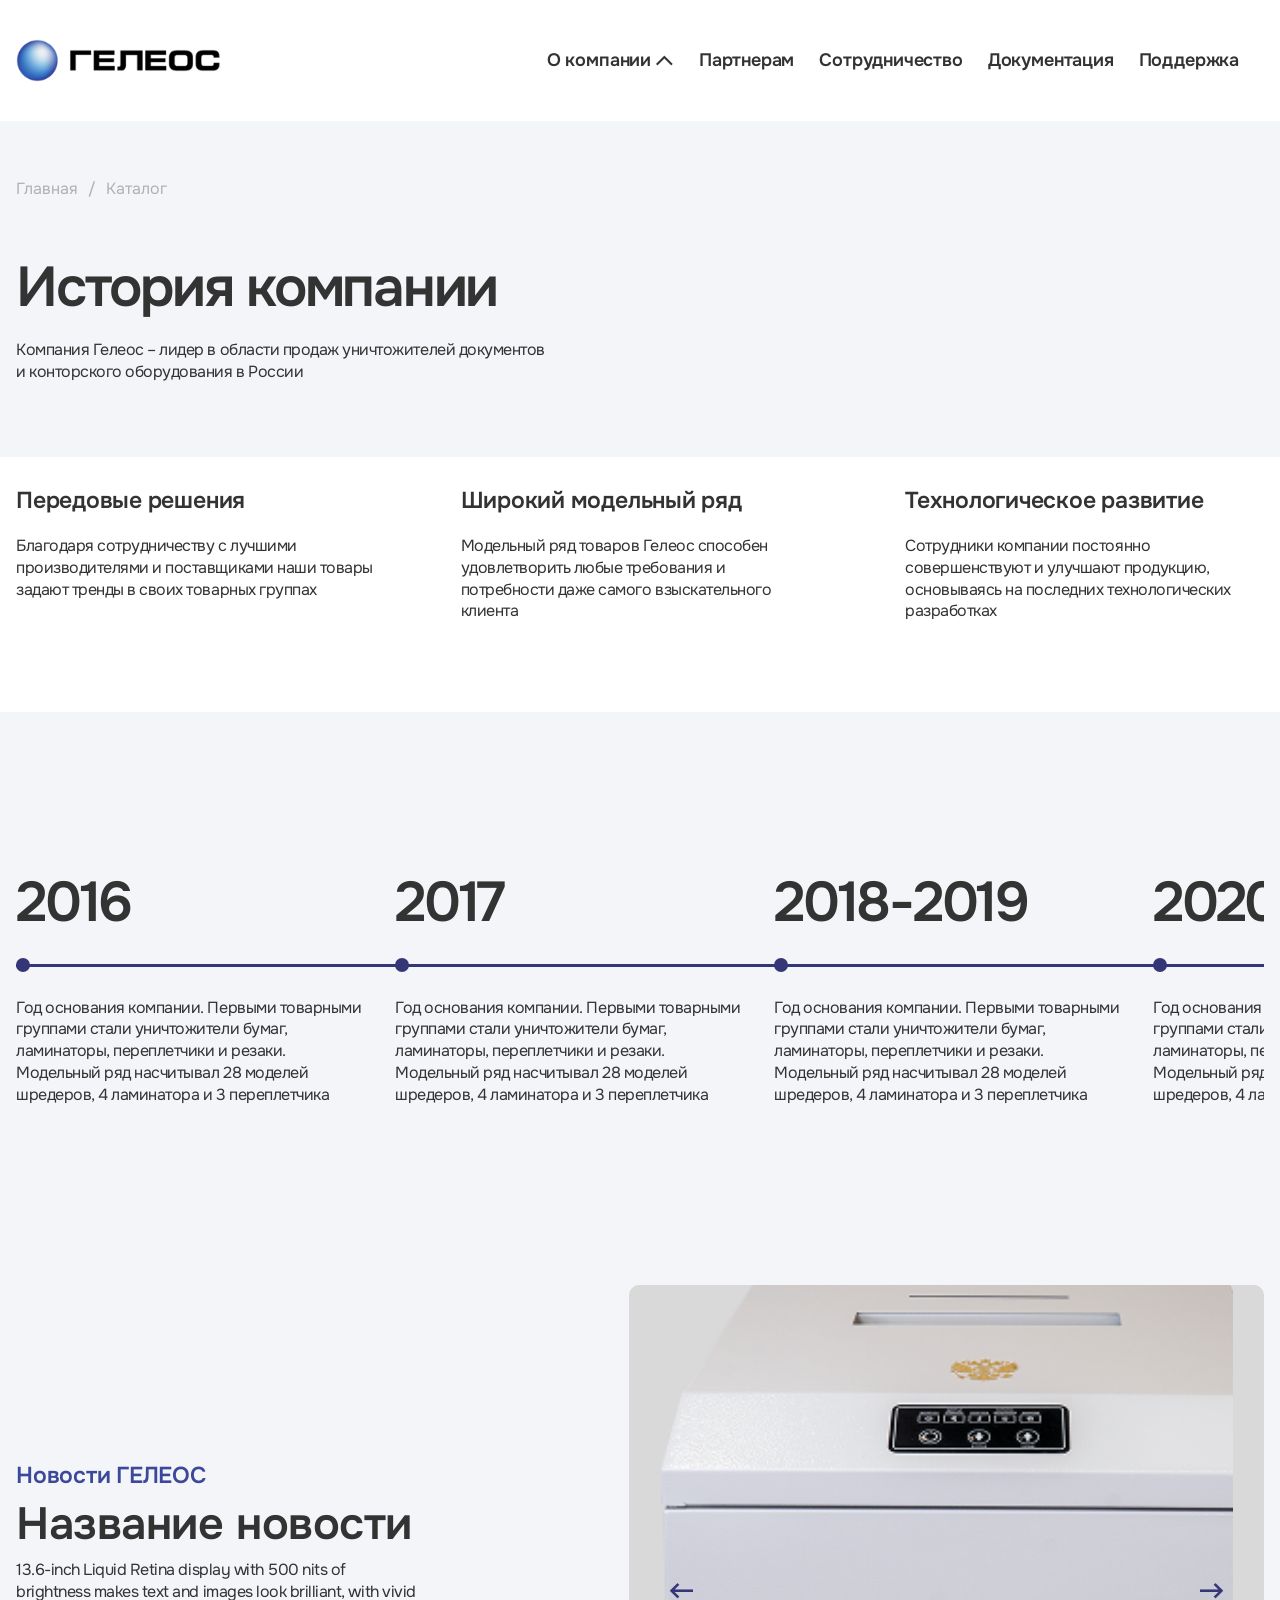
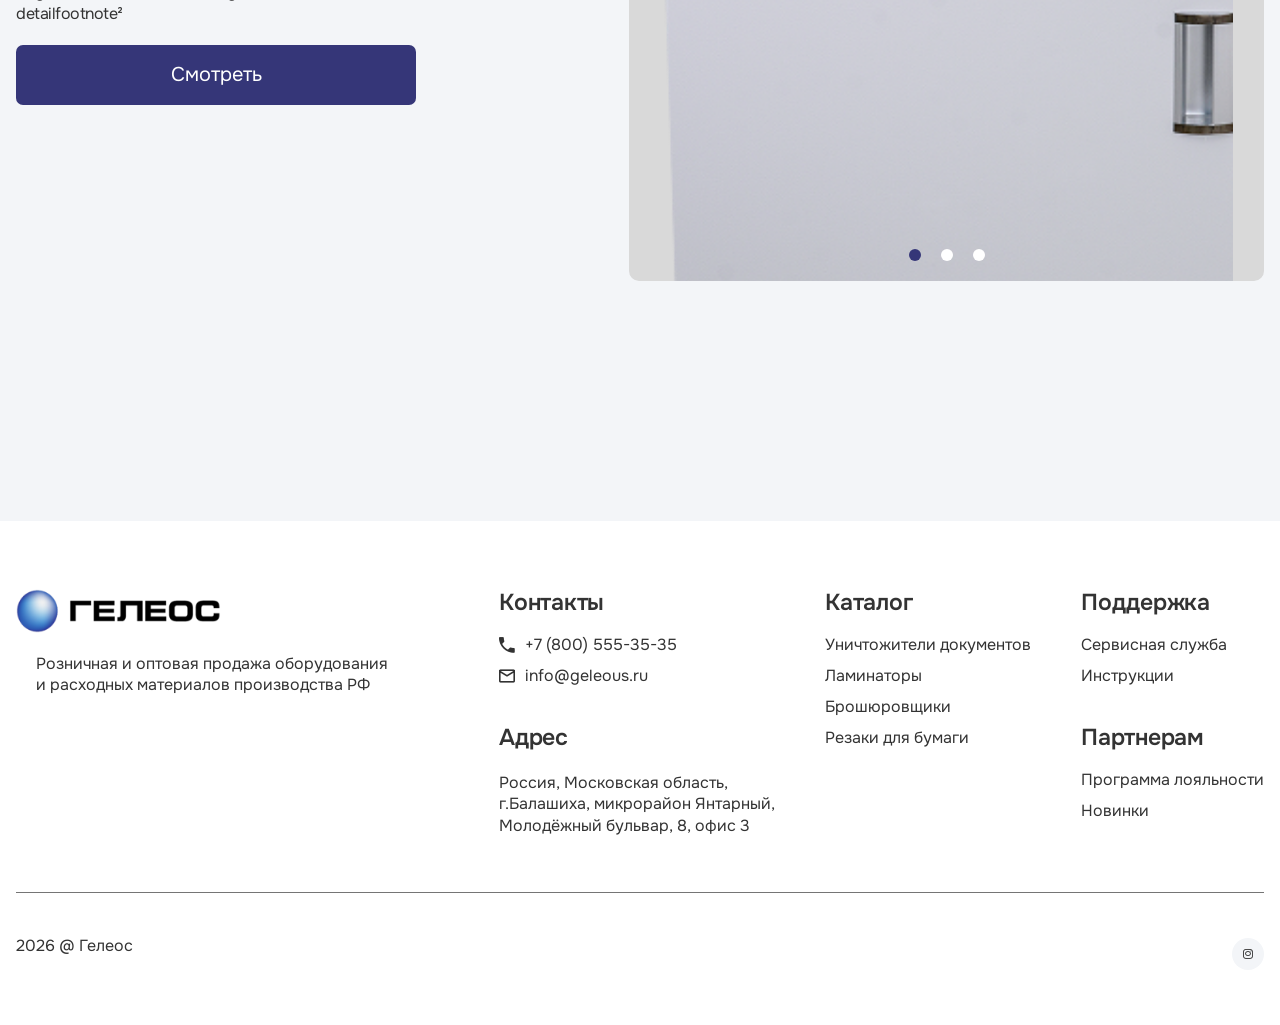
<file: history.html>
<!DOCTYPE html>
<html lang="ru">

<head>
	<title>История компании</title>
	<meta charset="UTF-8">
	<meta name="format-detection" content="telephone=no">
	<link rel="preconnect" href="https://fonts.googleapis.com">
	<link rel="preconnect" href="https://fonts.gstatic.com" crossorigin>
	<link href="https://fonts.googleapis.com/css2?family=Onest:wght@100..900&display=swap&_v=20260514113707" rel="stylesheet">
	<!-- <style>body{opacity: 0;}</style> -->
	<link rel="stylesheet" href="css/style.min.css?_v=20260514113707">
	<link rel="shortcut icon" href="favicon.ico">
	<!-- <meta name="robots" content="noindex, nofollow"> -->
	<meta name="viewport" content="width=device-width, initial-scale=1.0">
</head>

<body>
	<div class="wrapper">
		<header class="header">
			<div class="header__container">
				<div class="header__logo">
					<a href="/" class="header__logo-link">
						<picture><source srcset="img/logo/geleous.webp" type="image/webp"><img src="img/logo/geleous.png" alt="Гелеос" class="header__logo-img"></picture>
					</a>
					<div class="header__menu menu">
						<button type="button" class="menu__icon icon-menu"><span></span></button>
						<nav class="menu__body">
							<ul class="menu__list">
								<li class="menu__item">
									<a href="" class="menu__link">О компании</a>
									<ul class="menu__sublist">
										<li class="menu__subitem"><a href="/partners.html" class="menu__sublink h3">Партнерам</a></li>
										<li class="menu__subitem"><a href="/cooperation.html" class="menu__sublink h3">Сотрудничество</a></li>
										<li class="menu__subitem"><a href="" class="menu__sublink h3">Документация</a></li>
										<li class="menu__subitem"><a href="" class="menu__sublink h3">Поддержка</a></li>
										<li class="menu__subitem"><a href="/history.html" class="menu__sublink h3">История компании</a></li>
									</ul>
								</li>
								<li class="menu__item"><a href="/partners.html" class="menu__link">Партнерам</a></li>
								<li class="menu__item"><a href="/cooperation.html" class="menu__link">Сотрудничество</a></li>
								<li class="menu__item"><a href="" class="menu__link">Документация</a></li>
								<li class="menu__item"><a href="/partners.html" class="menu__link">Поддержка</a></li>
								<li class="menu__item"><a href="" class="menu__link menu__link--btn btn">Поддержка</a></li>
							</ul>
						</nav>
					</div>
					<a href="#" class="header__btn btn">Отправить запрос</a>
				</div>
			</div>
		</header>
		<main class="page history-company-page">
			<section class="breadcrumbs">
				<div class="breadcrumbs__container">
					<ul class="breadcrumbs__list">
						<li class="breadcrumbs__item">
							<a href="/" class="breadcrumbs__link">Главная</a>
						</li>
						<li class="breadcrumbs__item">
							<a class="breadcrumbs__link">Каталог</a>
						</li>
					</ul>
				</div>
			</section>
			<section class="banner-text">
				<div class="banner-text__container">
					<h1 class="banner-text__title h1">История компании</h1>
					<div class="banner-text__wrapper h5">
						<p class="banner-text__text">
							Компания Гелеос – лидер в области продаж уничтожителей
							документов и конторского оборудования в России
						</p>
					</div>
				</div>
			</section>
			<section class="desc-row">
				<div class="desc-row__container">
					<div class="desc-row__items h5">
						<div class="desc-row__item">
							<p class="desc-row__title h3">Передовые решения</p>
							<p class="desc-row__desc">
								Благодаря сотрудничеству с лучшими производителями
								и поставщиками наши товары задают тренды в своих товарных группах
							</p>
						</div>
						<div class="desc-row__item">
							<p class="desc-row__title h3">Широкий модельный ряд</p>
							<p class="desc-row__desc">
								Модельный ряд товаров Гелеос способен удовлетворить любые
								требования и потребности даже самого взыскательного клиента
							</p>
						</div>
						<div class="desc-row__item">
							<p class="desc-row__title h3">Технологическое развитие</p>
							<p class="desc-row__desc">
								Сотрудники компании постоянно совершенствуют и улучшают продукцию,
								основываясь на последних технологических разработках
							</p>
						</div>
					</div>
				</div>
			</section>
			<section class="year-history">
				<div class="year-history__container">
					<div class="year-history__items h5">
						<div class="year-history__item">
							<span class="year-history__year h1">2016</span>
							<span class="year-history__line"></span>
							<p class="year-history__text">
								Год основания компании. Первыми товарными группами стали уничтожители бумаг,
								ламинаторы, переплетчики и резаки.
								Модельный ряд насчитывал 28 моделей шредеров, 4 ламинатора и 3 переплетчика
							</p>
						</div>
						<div class="year-history__item">
							<span class="year-history__year h1">2017</span>
							<span class="year-history__line"></span>
							<p class="year-history__text">
								Год основания компании. Первыми товарными группами стали уничтожители бумаг,
								ламинаторы, переплетчики и резаки.
								Модельный ряд насчитывал 28 моделей шредеров, 4 ламинатора и 3 переплетчика
							</p>
						</div>
						<div class="year-history__item">
							<span class="year-history__year h1">2018-2019</span>
							<span class="year-history__line"></span>
							<p class="year-history__text">
								Год основания компании. Первыми товарными группами стали уничтожители бумаг,
								ламинаторы, переплетчики и резаки.
								Модельный ряд насчитывал 28 моделей шредеров, 4 ламинатора и 3 переплетчика
							</p>
						</div>
						<div class="year-history__item">
							<span class="year-history__year h1">2020</span>
							<span class="year-history__line"></span>
							<p class="year-history__text">
								Год основания компании. Первыми товарными группами стали уничтожители бумаг,
								ламинаторы, переплетчики и резаки.
								Модельный ряд насчитывал 28 моделей шредеров, 4 ламинатора и 3 переплетчика
							</p>
						</div>
					</div>
				</div>
			</section>
			<section class="main-slider">
				<div class="main-slider__container">
					<div class="main-slider__left">
						<p class="main-slider__slider-title h3">Новости ГЕЛЕОС</p>
						<p class="main-slider__title h2">Название новости</p>
						<p class="main-slider__desc h5">13.6-inch Liquid Retina display with 500 nits of brightness makes text and images look brilliant, with vivid detailfootnote²</p>
						<a href="#" class="main-slider__link btn btn--more-primary">
							Смотреть
						</a>
					</div>
					<div class="main-slider__slider swiper swiper-index">
						<div class="main-slider__wrapper swiper-wrapper">
							<div style="background-image: url('img/better-cards/1.png');" class="main-slider__slide swiper-slide"></div>
							<div style="background-image: url('img/banner/benner.png');" class="main-slider__slide swiper-slide"></div>
							<div style="background-image: url('img/catalog-menu-main/item1.png');" class="main-slider__slide swiper-slide"></div>
						</div>
						<div class="main-slider__prev swiper-button-prev icon _icon-arrow"></div>
						<div class="main-slider__next swiper-button-next icon _icon-arrow"></div>
						<div class="main-slider__pagination swiper-pagination"></div>
					</div>
				</div>
			</section>
		</main>
		<footer class="footer">
			<div class="footer__container">
				<div class="footer__top">
					<div class="footer__top-left">
						<a href="/" class="footer__logo">
							<picture><source srcset="img/logo/geleous.webp" type="image/webp"><img src="img/logo/geleous.png" alt="Гелеос" class="footer__logo-img"></picture>
						</a>
						<div class="footer__description">
							<p>
								Розничная и оптовая продажа оборудования
								и расходных материалов производства РФ
							</p>
						</div>
					</div>
					<div class="footer__top-right">
						<div class="footer__row">
							<div class="footer__column footer__column--contacts">
								<div class="footer__column-item">
									<h3 class="footer__column-title h3">Контакты</h3>
									<ul class="footer__list">
										<li class="footer__list-item">
											<a href="tel:+78005553535" class="footer__link _icon-phone">+7 (800) 555-35-35</a>
										</li>
										<li class="footer__list-item">
											<a href="mailto:info@geleous.ru" class="footer__link _icon-mail">info@geleous.ru</a>
										</li>
									</ul>
								</div>
								<div class="footer__column-item">
									<h3 class="footer__column-title h3">Адрес</h3>
									<ul class="footer__list">
										<li class="footer__list-item">
											<p class="footer__text">
												Россия, Московская область, <br>
												г.Балашиха, микрорайон Янтарный, <br>
												Молодёжный бульвар, 8, офис 3 <br>
											</p>
										</li>
									</ul>
								</div>
							</div>
							<div class="footer__column footer__column--catalog">
								<div class="footer__column-item">
									<h3 class="footer__column-title h3">Каталог</h3>
									<ul class="footer__list">
										<li class="footer__list-item">
											<a href="" class="footer__link">Уничтожители документов</a>
										</li>
										<li class="footer__list-item">
											<a href="" class="footer__link">Ламинаторы</a>
										</li>
										<li class="footer__list-item">
											<a href="" class="footer__link">Брошюровщики</a>
										</li>
										<li class="footer__list-item">
											<a href="" class="footer__link">Резаки для бумаги</a>
										</li>
									</ul>
								</div>
							</div>
							<div class="footer__column footer__column--support">
								<div class="footer__column-item">
									<h3 class="footer__column-title h3">Поддержка</h3>
									<ul class="footer__list">
										<li class="footer__list-item">
											<a href="" class="footer__link">Сервисная служба</a>
										</li>
										<li class="footer__list-item">
											<a href="" class="footer__link">Инструкции</a>
										</li>
									</ul>
								</div>
								<div class="footer__column-item">
									<h3 class="footer__column-title h3">Партнерам</h3>
									<ul class="footer__list">
										<li class="footer__list-item">
											<a href="" class="footer__link">Программа лояльности</a>
										</li>
										<li class="footer__list-item">
											<a href="" class="footer__link">Новинки</a>
										</li>
									</ul>
								</div>
							</div>
						</div>
					</div>
				</div>
				<div class="footer__bottom">
					<div class="footer__copyright">
						<p>2026 @ Гелеос</p>
					</div>
					<a href="" class="footer__wrapper-icon">
						<span class="footer__icon _icon-instagram"></span>
					</a>
				</div>
			</div>
		</footer>
	</div>
	<!-- <div id="popup" aria-hidden="true" class="popup">
	<div class="popup__wrapper">
		<div class="popup__content">
			<button data-close type="button" class="popup__close">Закрыть</button>
			<div class="popup__text">
				Text
			</div>
		</div>
	</div>
</div> -->
	<script src="js/app.min.js?_v=20260514113707"></script>
</body>

</html>
</file>
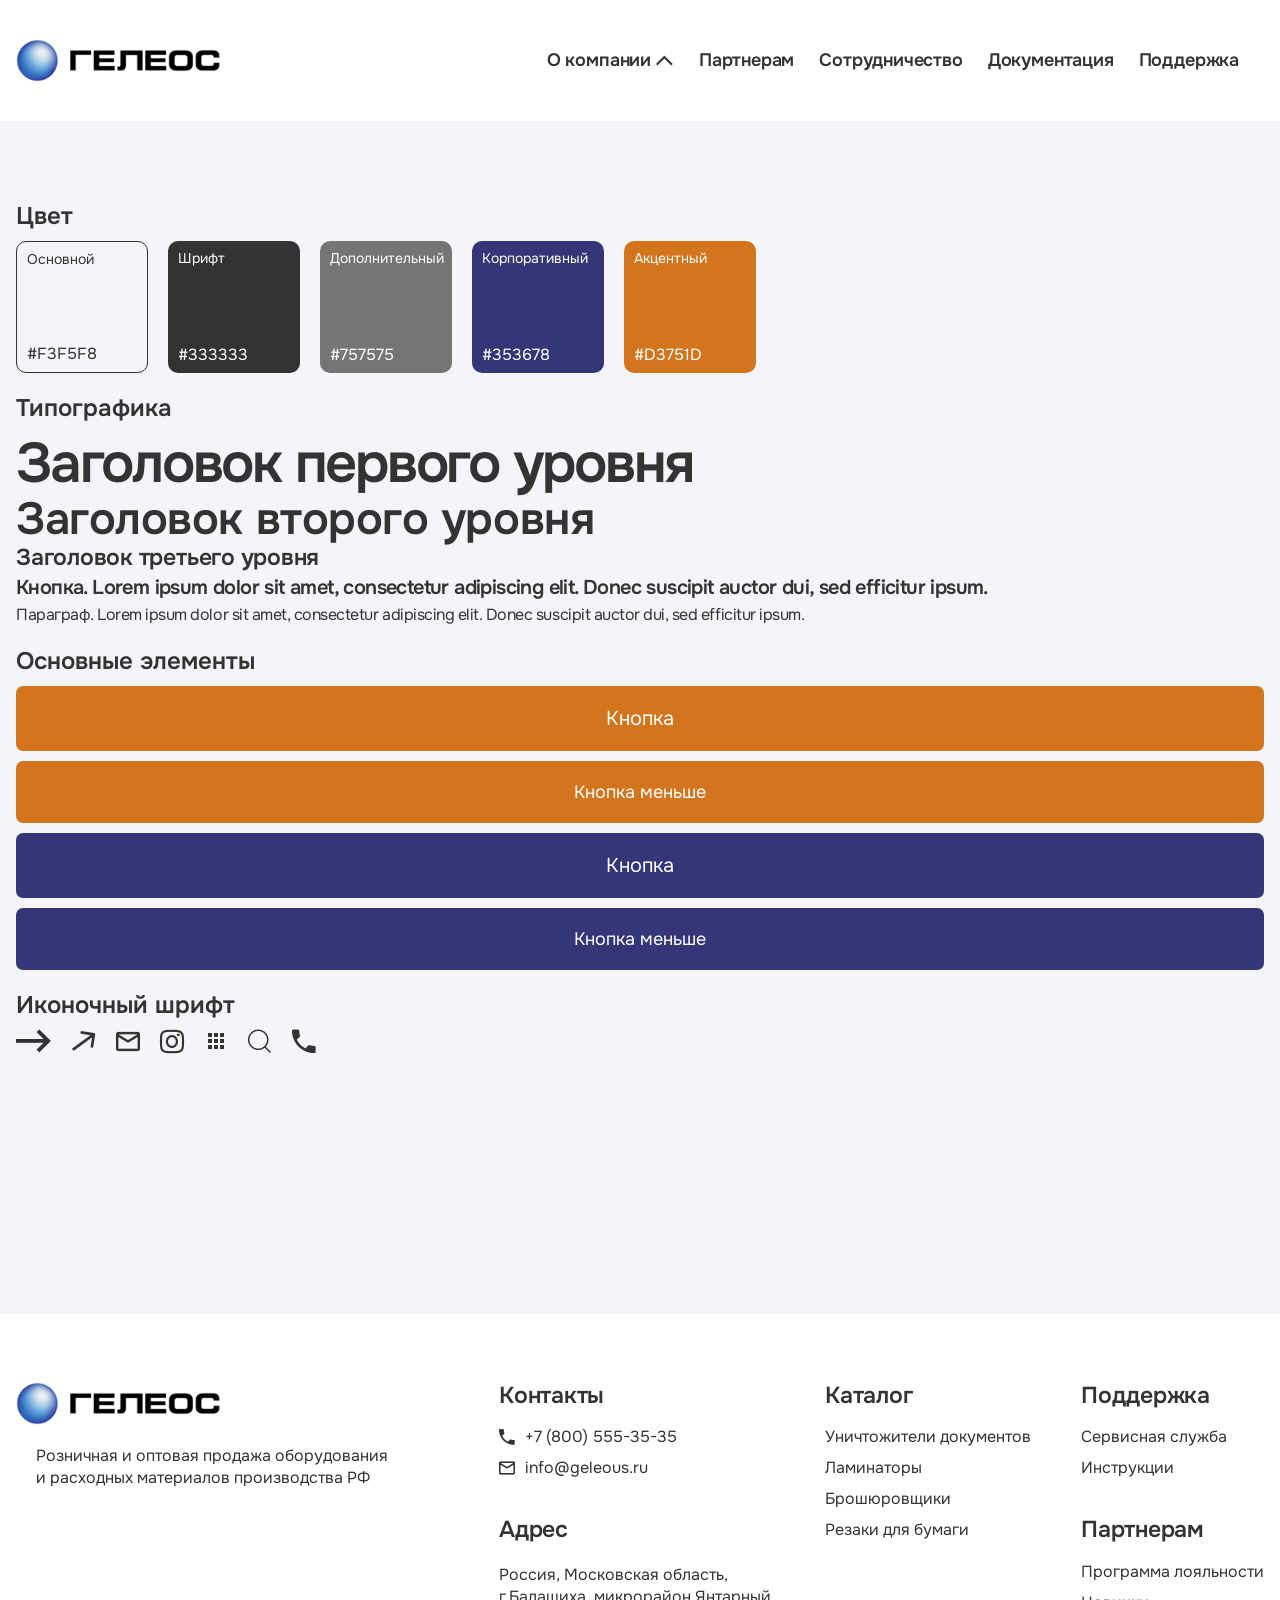
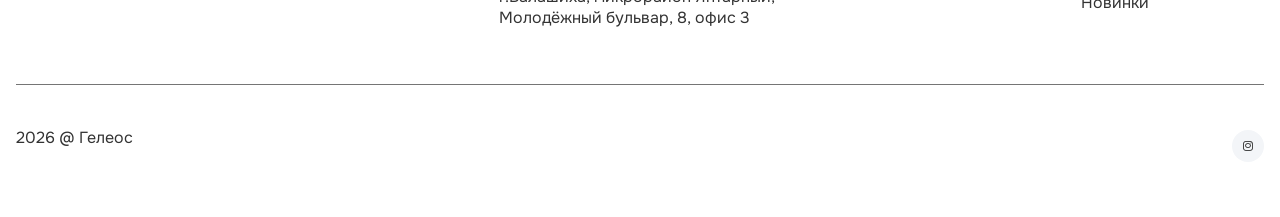
<file: home.html>
<!DOCTYPE html>
<html lang="ru">

<head>
	<title>Главная</title>
	<meta charset="UTF-8">
	<meta name="format-detection" content="telephone=no">
	<link rel="preconnect" href="https://fonts.googleapis.com">
	<link rel="preconnect" href="https://fonts.gstatic.com" crossorigin>
	<link href="https://fonts.googleapis.com/css2?family=Onest:wght@100..900&display=swap&_v=20260514113707" rel="stylesheet">
	<!-- <style>body{opacity: 0;}</style> -->
	<link rel="stylesheet" href="css/style.min.css?_v=20260514113707">
	<link rel="shortcut icon" href="favicon.ico">
	<!-- <meta name="robots" content="noindex, nofollow"> -->
	<meta name="viewport" content="width=device-width, initial-scale=1.0">
</head>

<body>
	<style>
		.style-book__container {
			display: flex;
			flex-direction: column;

			gap: 20px;

			padding-top: 20px;
			padding-bottom: 20px;
		}

		.style-book__item {}

		.style-book__title {
			font-size: 24px;
			font-style: normal;
			font-weight: 600;
			line-height: normal;

			margin-bottom: 10px;
		}

		.style-book__row {
			display: flex;
			flex-wrap: wrap;
			gap: 20px;
		}

		.style-book__color {
			width: 132px;
			height: 132px;

			display: flex;
			flex-direction: column;
			justify-content: space-between;

			color: #fff;

			padding: 10px;
			border-radius: 10px;
		}

		.style-book__color-title {
			font-size: 14px;
		}

		.style-book__color--main {
			color: var(--color-main-text);
			border: 1px solid var(--color-main-text);
		}

		.style-book__color-tag {}

		.style-book__column {
			display: flex;
			flex-direction: column;
			gap: 10px;
		}

		.style-book__text-pc {}

		.icon {
			font-size: 24px;
		}
	</style>
	<div class="wrapper">
		<header class="header">
			<div class="header__container">
				<div class="header__logo">
					<a href="/" class="header__logo-link">
						<picture><source srcset="img/logo/geleous.webp" type="image/webp"><img src="img/logo/geleous.png" alt="Гелеос" class="header__logo-img"></picture>
					</a>
					<div class="header__menu menu">
						<button type="button" class="menu__icon icon-menu"><span></span></button>
						<nav class="menu__body">
							<ul class="menu__list">
								<li class="menu__item">
									<a href="" class="menu__link">О компании</a>
									<ul class="menu__sublist">
										<li class="menu__subitem"><a href="/partners.html" class="menu__sublink h3">Партнерам</a></li>
										<li class="menu__subitem"><a href="/cooperation.html" class="menu__sublink h3">Сотрудничество</a></li>
										<li class="menu__subitem"><a href="" class="menu__sublink h3">Документация</a></li>
										<li class="menu__subitem"><a href="" class="menu__sublink h3">Поддержка</a></li>
										<li class="menu__subitem"><a href="/history.html" class="menu__sublink h3">История компании</a></li>
									</ul>
								</li>
								<li class="menu__item"><a href="/partners.html" class="menu__link">Партнерам</a></li>
								<li class="menu__item"><a href="/cooperation.html" class="menu__link">Сотрудничество</a></li>
								<li class="menu__item"><a href="" class="menu__link">Документация</a></li>
								<li class="menu__item"><a href="/partners.html" class="menu__link">Поддержка</a></li>
								<li class="menu__item"><a href="" class="menu__link menu__link--btn btn">Поддержка</a></li>
							</ul>
						</nav>
					</div>
					<a href="#" class="header__btn btn">Отправить запрос</a>
				</div>
			</div>
		</header>
		<main class="page">
			<div class="style-book">
				<div class='style-book__container'>
					<div class="style-book__item">
						<div class="style-book__title">Цвет</div>
						<div class="style-book__row">
							<div class="style-book__color style-book__color--main" style="background-color: var(--color-main-bg);">
								<span class="style-book__color-title">Основной</span>
								<span class="style-book__color-tag">#F3F5F8</span>
							</div>
							<div class="style-book__color style-book__color--font" style="background-color: var(--color-main-text);">
								<span class="style-book__color-title">Шрифт</span>
								<span class="style-book__color-tag">#333333</span>
							</div>
							<div class="style-book__color style-book__color--secondary" style="background-color: var(--color-more-bg);">
								<span class="style-book__color-title">Дополнительный</span>
								<span class="style-book__color-tag">#757575</span>
							</div>
							<div class="style-book__color style-book__color--corporate" style="background-color: var(--color-more-primary);">
								<span class="style-book__color-title">Корпоративный</span>
								<span class="style-book__color-tag">#353678</span>
							</div>
							<div class="style-book__color style-book__color--accent" style="background-color: var(--color-primary);">
								<span class="style-book__color-title">Акцентный</span>
								<span class="style-book__color-tag">#D3751D</span>
							</div>
						</div>
					</div>
					<div class="style-book__item">
						<div class="style-book__title">Типографика</div>
						<div class="style-book__column">
							<h1 class="style-book__text-pc h1">
								Заголовок первого уровня
							</h1>
						</div>
						<div class="style-book__column">
							<h2 class="style-book__text-pc h2">
								Заголовок второго уровня
							</h2>
						</div>
						<div class="style-book__column">
							<h3 class="style-book__text-pc h3">
								Заголовок третьего уровня
							</h3>
						</div>
						<div class="style-book__column">
							<p class="style-book__text-pc h4">
								Кнопка. Lorem ipsum dolor sit amet, consectetur adipiscing elit. Donec suscipit auctor dui, sed efficitur ipsum.
							</p>
						</div>
						<div class="style-book__column">
							<p class="style-book__text-pc h5">
								Параграф. Lorem ipsum dolor sit amet, consectetur adipiscing elit. Donec suscipit auctor dui, sed efficitur ipsum.
							</p>
						</div>
					</div>
					<div class="style-book__item">
						<div class="style-book__title">Основные элементы</div>
						<div class="style-book__column">
							<button class="btn">Кнопка</button>
							<button class="btn btn--small">Кнопка меньше</button>
							<button class="btn btn--more-primary">Кнопка</button>
							<button class="btn btn--more-primary btn--small">Кнопка меньше</button>
						</div>
					</div>
					<div class="style-book__item">
						<div class="style-book__title">Иконочный шрифт</div>
						<div class="style-book__row">
							<span class="icon _icon-arrow"></span>
							<span class="icon _icon-arrow-up"></span>
							<span class="icon _icon-mail"></span>
							<span class="icon _icon-instagram"></span>
							<span class="icon _icon-tile"></span>
							<span class="icon _icon-search"></span>
							<span class="icon _icon-phone"></span>
						</div>
					</div>
				</div>
			</div>
		</main>
		<footer class="footer">
			<div class="footer__container">
				<div class="footer__top">
					<div class="footer__top-left">
						<a href="/" class="footer__logo">
							<picture><source srcset="img/logo/geleous.webp" type="image/webp"><img src="img/logo/geleous.png" alt="Гелеос" class="footer__logo-img"></picture>
						</a>
						<div class="footer__description">
							<p>
								Розничная и оптовая продажа оборудования
								и расходных материалов производства РФ
							</p>
						</div>
					</div>
					<div class="footer__top-right">
						<div class="footer__row">
							<div class="footer__column footer__column--contacts">
								<div class="footer__column-item">
									<h3 class="footer__column-title h3">Контакты</h3>
									<ul class="footer__list">
										<li class="footer__list-item">
											<a href="tel:+78005553535" class="footer__link _icon-phone">+7 (800) 555-35-35</a>
										</li>
										<li class="footer__list-item">
											<a href="mailto:info@geleous.ru" class="footer__link _icon-mail">info@geleous.ru</a>
										</li>
									</ul>
								</div>
								<div class="footer__column-item">
									<h3 class="footer__column-title h3">Адрес</h3>
									<ul class="footer__list">
										<li class="footer__list-item">
											<p class="footer__text">
												Россия, Московская область, <br>
												г.Балашиха, микрорайон Янтарный, <br>
												Молодёжный бульвар, 8, офис 3 <br>
											</p>
										</li>
									</ul>
								</div>
							</div>
							<div class="footer__column footer__column--catalog">
								<div class="footer__column-item">
									<h3 class="footer__column-title h3">Каталог</h3>
									<ul class="footer__list">
										<li class="footer__list-item">
											<a href="" class="footer__link">Уничтожители документов</a>
										</li>
										<li class="footer__list-item">
											<a href="" class="footer__link">Ламинаторы</a>
										</li>
										<li class="footer__list-item">
											<a href="" class="footer__link">Брошюровщики</a>
										</li>
										<li class="footer__list-item">
											<a href="" class="footer__link">Резаки для бумаги</a>
										</li>
									</ul>
								</div>
							</div>
							<div class="footer__column footer__column--support">
								<div class="footer__column-item">
									<h3 class="footer__column-title h3">Поддержка</h3>
									<ul class="footer__list">
										<li class="footer__list-item">
											<a href="" class="footer__link">Сервисная служба</a>
										</li>
										<li class="footer__list-item">
											<a href="" class="footer__link">Инструкции</a>
										</li>
									</ul>
								</div>
								<div class="footer__column-item">
									<h3 class="footer__column-title h3">Партнерам</h3>
									<ul class="footer__list">
										<li class="footer__list-item">
											<a href="" class="footer__link">Программа лояльности</a>
										</li>
										<li class="footer__list-item">
											<a href="" class="footer__link">Новинки</a>
										</li>
									</ul>
								</div>
							</div>
						</div>
					</div>
				</div>
				<div class="footer__bottom">
					<div class="footer__copyright">
						<p>2026 @ Гелеос</p>
					</div>
					<a href="" class="footer__wrapper-icon">
						<span class="footer__icon _icon-instagram"></span>
					</a>
				</div>
			</div>
		</footer>
	</div>
	<!-- <div id="popup" aria-hidden="true" class="popup">
	<div class="popup__wrapper">
		<div class="popup__content">
			<button data-close type="button" class="popup__close">Закрыть</button>
			<div class="popup__text">
				Text
			</div>
		</div>
	</div>
</div> -->
	<script src="js/app.min.js?_v=20260514113707"></script>
</body>

</html>
</file>
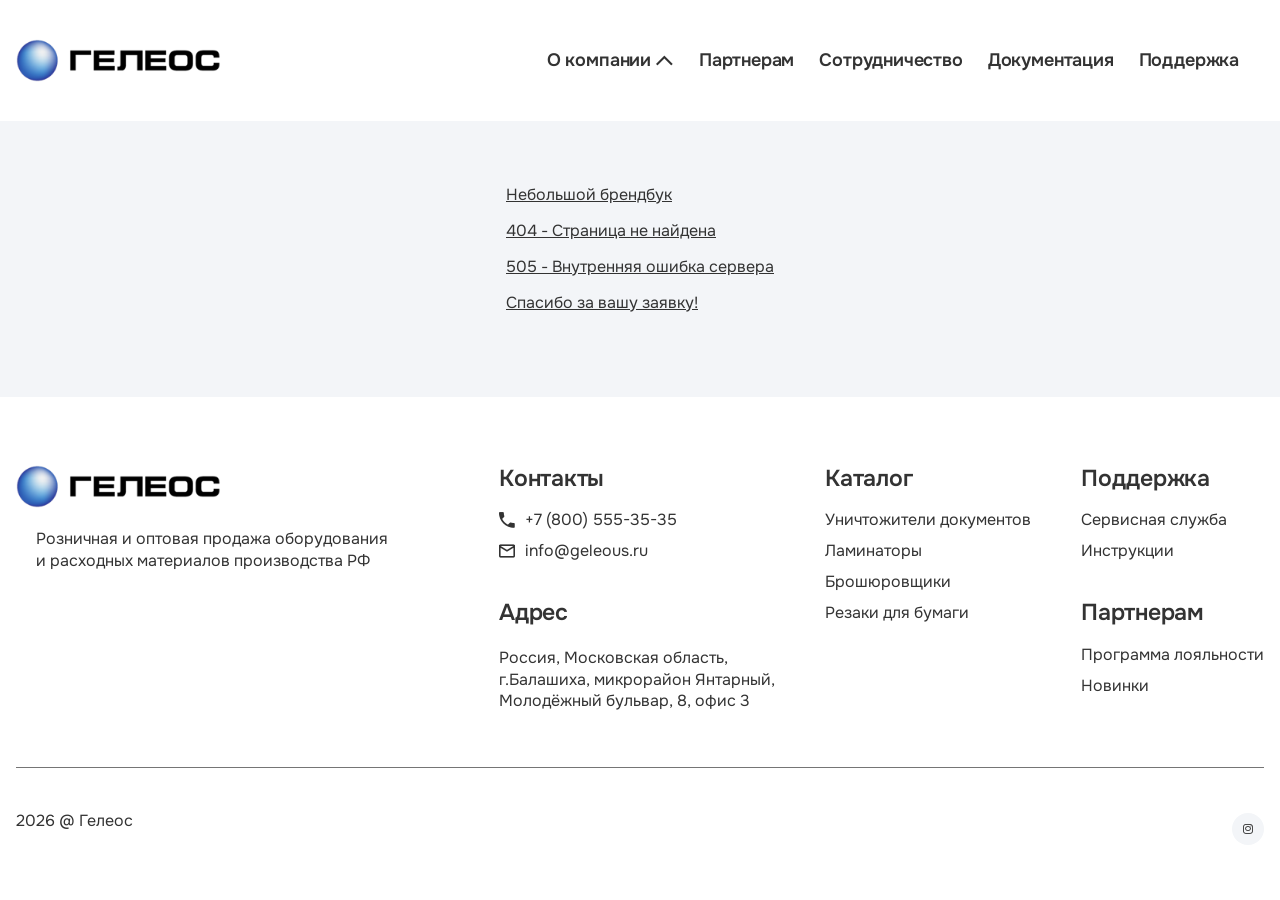
<file: list.html>
<!DOCTYPE html>
<html lang="ru">

<head>
	<title>Список страниц</title>
	<meta charset="UTF-8">
	<meta name="format-detection" content="telephone=no">
	<link rel="preconnect" href="https://fonts.googleapis.com">
	<link rel="preconnect" href="https://fonts.gstatic.com" crossorigin>
	<link href="https://fonts.googleapis.com/css2?family=Onest:wght@100..900&display=swap&_v=20260514113707" rel="stylesheet">
	<!-- <style>body{opacity: 0;}</style> -->
	<link rel="stylesheet" href="css/style.min.css?_v=20260514113707">
	<link rel="shortcut icon" href="favicon.ico">
	<!-- <meta name="robots" content="noindex, nofollow"> -->
	<meta name="viewport" content="width=device-width, initial-scale=1.0">
</head>

<body>
	<div class="wrapper">
		<header class="header">
			<div class="header__container">
				<div class="header__logo">
					<a href="/" class="header__logo-link">
						<picture><source srcset="img/logo/geleous.webp" type="image/webp"><img src="img/logo/geleous.png" alt="Гелеос" class="header__logo-img"></picture>
					</a>
					<div class="header__menu menu">
						<button type="button" class="menu__icon icon-menu"><span></span></button>
						<nav class="menu__body">
							<ul class="menu__list">
								<li class="menu__item">
									<a href="" class="menu__link">О компании</a>
									<ul class="menu__sublist">
										<li class="menu__subitem"><a href="/partners.html" class="menu__sublink h3">Партнерам</a></li>
										<li class="menu__subitem"><a href="/cooperation.html" class="menu__sublink h3">Сотрудничество</a></li>
										<li class="menu__subitem"><a href="" class="menu__sublink h3">Документация</a></li>
										<li class="menu__subitem"><a href="" class="menu__sublink h3">Поддержка</a></li>
										<li class="menu__subitem"><a href="/history.html" class="menu__sublink h3">История компании</a></li>
									</ul>
								</li>
								<li class="menu__item"><a href="/partners.html" class="menu__link">Партнерам</a></li>
								<li class="menu__item"><a href="/cooperation.html" class="menu__link">Сотрудничество</a></li>
								<li class="menu__item"><a href="" class="menu__link">Документация</a></li>
								<li class="menu__item"><a href="/partners.html" class="menu__link">Поддержка</a></li>
								<li class="menu__item"><a href="" class="menu__link menu__link--btn btn">Поддержка</a></li>
							</ul>
						</nav>
					</div>
					<a href="#" class="header__btn btn">Отправить запрос</a>
				</div>
			</div>
		</header>
		<main class="page" style="display: flex; justify-content: center; align-items: center;">
			<ul style="display: flex; flex-direction: column; gap: 20px;">
				<li style="display: inline-block;">
					<a style="text-decoration: underline;" href="home.html">Небольшой брендбук</a>
				</li>
				<li style="display: inline-block;">
					<a style="text-decoration: underline;" href="404.html">404 - Страница не найдена</a>
				</li>
				<li style="display: inline-block;">
					<a style="text-decoration: underline;" href="505.html">505 - Внутренняя ошибка сервера</a>
				</li>
				<li style="display: inline-block;">
					<a style="text-decoration: underline;" href="approve.html">Спасибо за вашу заявку!</a>
				</li>
			</ul>
		</main>
		<footer class="footer">
			<div class="footer__container">
				<div class="footer__top">
					<div class="footer__top-left">
						<a href="/" class="footer__logo">
							<picture><source srcset="img/logo/geleous.webp" type="image/webp"><img src="img/logo/geleous.png" alt="Гелеос" class="footer__logo-img"></picture>
						</a>
						<div class="footer__description">
							<p>
								Розничная и оптовая продажа оборудования
								и расходных материалов производства РФ
							</p>
						</div>
					</div>
					<div class="footer__top-right">
						<div class="footer__row">
							<div class="footer__column footer__column--contacts">
								<div class="footer__column-item">
									<h3 class="footer__column-title h3">Контакты</h3>
									<ul class="footer__list">
										<li class="footer__list-item">
											<a href="tel:+78005553535" class="footer__link _icon-phone">+7 (800) 555-35-35</a>
										</li>
										<li class="footer__list-item">
											<a href="mailto:info@geleous.ru" class="footer__link _icon-mail">info@geleous.ru</a>
										</li>
									</ul>
								</div>
								<div class="footer__column-item">
									<h3 class="footer__column-title h3">Адрес</h3>
									<ul class="footer__list">
										<li class="footer__list-item">
											<p class="footer__text">
												Россия, Московская область, <br>
												г.Балашиха, микрорайон Янтарный, <br>
												Молодёжный бульвар, 8, офис 3 <br>
											</p>
										</li>
									</ul>
								</div>
							</div>
							<div class="footer__column footer__column--catalog">
								<div class="footer__column-item">
									<h3 class="footer__column-title h3">Каталог</h3>
									<ul class="footer__list">
										<li class="footer__list-item">
											<a href="" class="footer__link">Уничтожители документов</a>
										</li>
										<li class="footer__list-item">
											<a href="" class="footer__link">Ламинаторы</a>
										</li>
										<li class="footer__list-item">
											<a href="" class="footer__link">Брошюровщики</a>
										</li>
										<li class="footer__list-item">
											<a href="" class="footer__link">Резаки для бумаги</a>
										</li>
									</ul>
								</div>
							</div>
							<div class="footer__column footer__column--support">
								<div class="footer__column-item">
									<h3 class="footer__column-title h3">Поддержка</h3>
									<ul class="footer__list">
										<li class="footer__list-item">
											<a href="" class="footer__link">Сервисная служба</a>
										</li>
										<li class="footer__list-item">
											<a href="" class="footer__link">Инструкции</a>
										</li>
									</ul>
								</div>
								<div class="footer__column-item">
									<h3 class="footer__column-title h3">Партнерам</h3>
									<ul class="footer__list">
										<li class="footer__list-item">
											<a href="" class="footer__link">Программа лояльности</a>
										</li>
										<li class="footer__list-item">
											<a href="" class="footer__link">Новинки</a>
										</li>
									</ul>
								</div>
							</div>
						</div>
					</div>
				</div>
				<div class="footer__bottom">
					<div class="footer__copyright">
						<p>2026 @ Гелеос</p>
					</div>
					<a href="" class="footer__wrapper-icon">
						<span class="footer__icon _icon-instagram"></span>
					</a>
				</div>
			</div>
		</footer>
	</div>
	<!-- <div id="popup" aria-hidden="true" class="popup">
	<div class="popup__wrapper">
		<div class="popup__content">
			<button data-close type="button" class="popup__close">Закрыть</button>
			<div class="popup__text">
				Text
			</div>
		</div>
	</div>
</div> -->
	<script src="js/app.min.js?_v=20260514113707"></script>
</body>

</html>
</file>
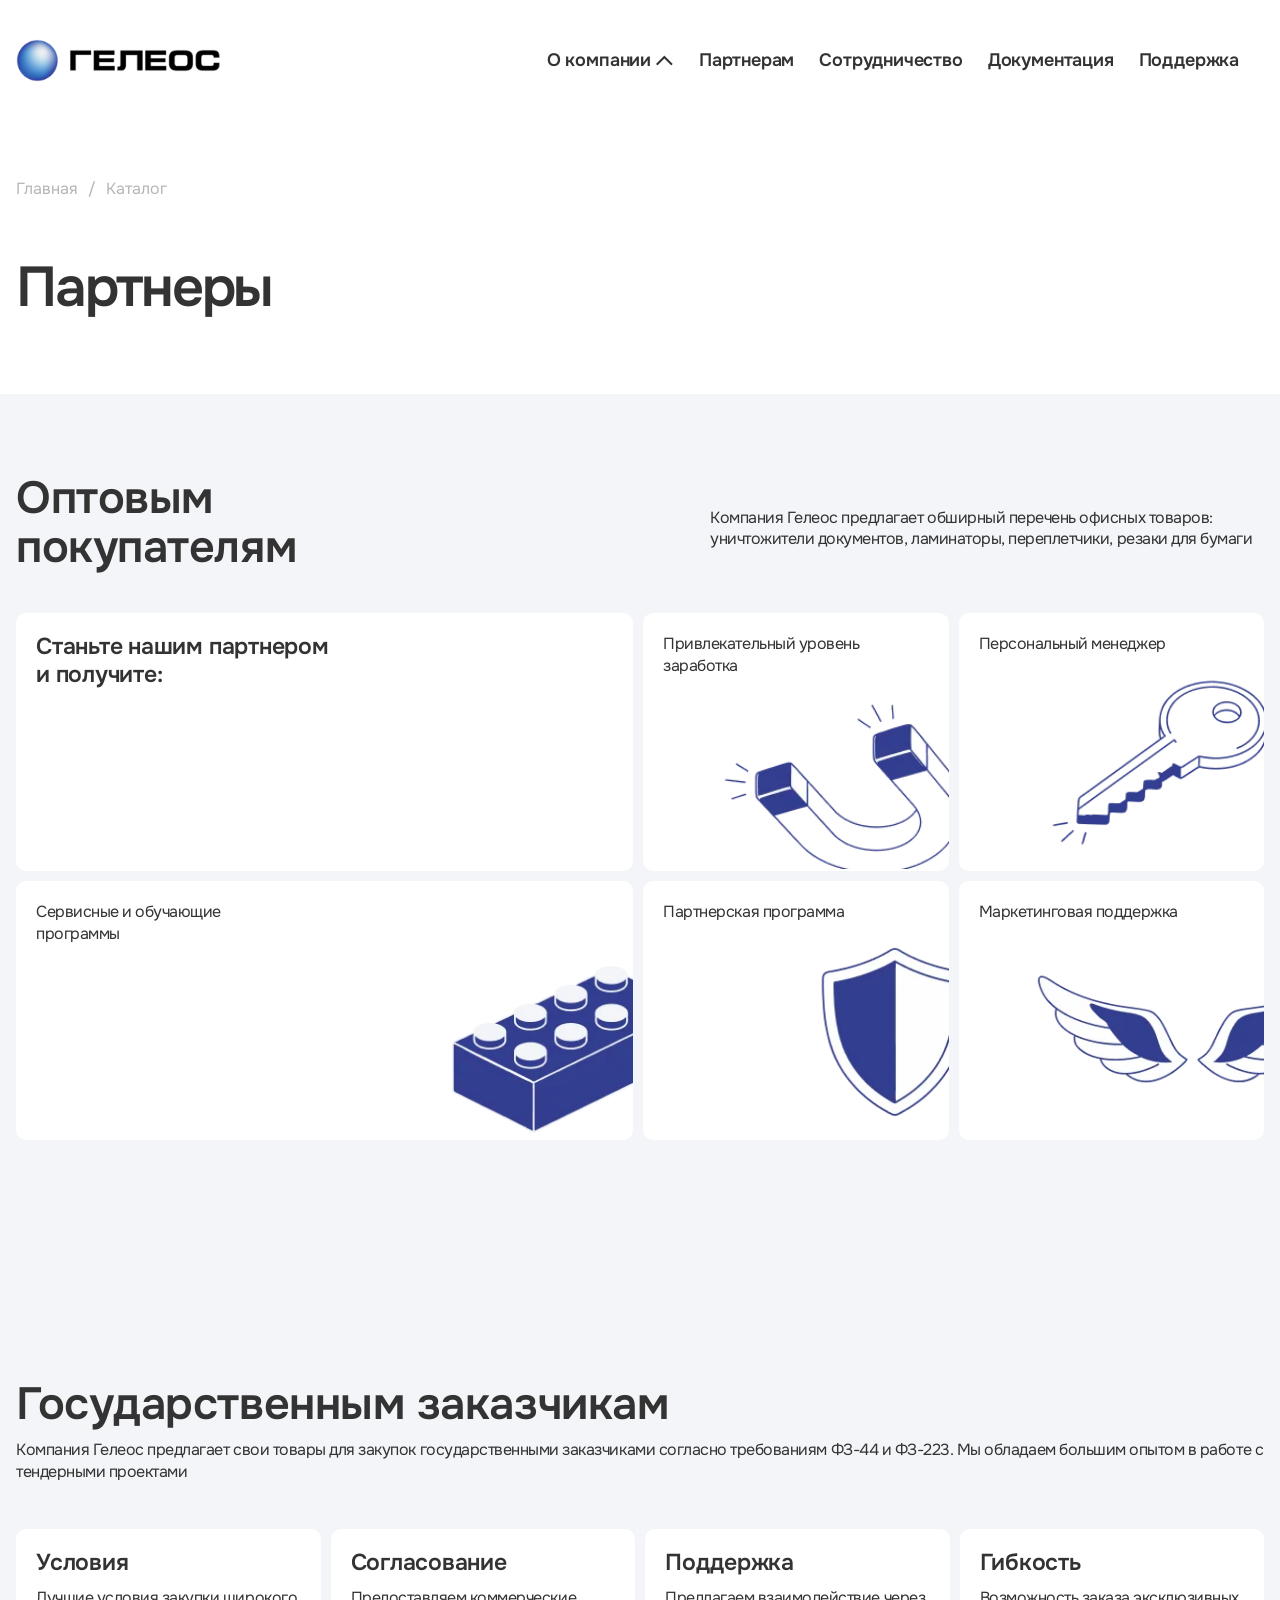
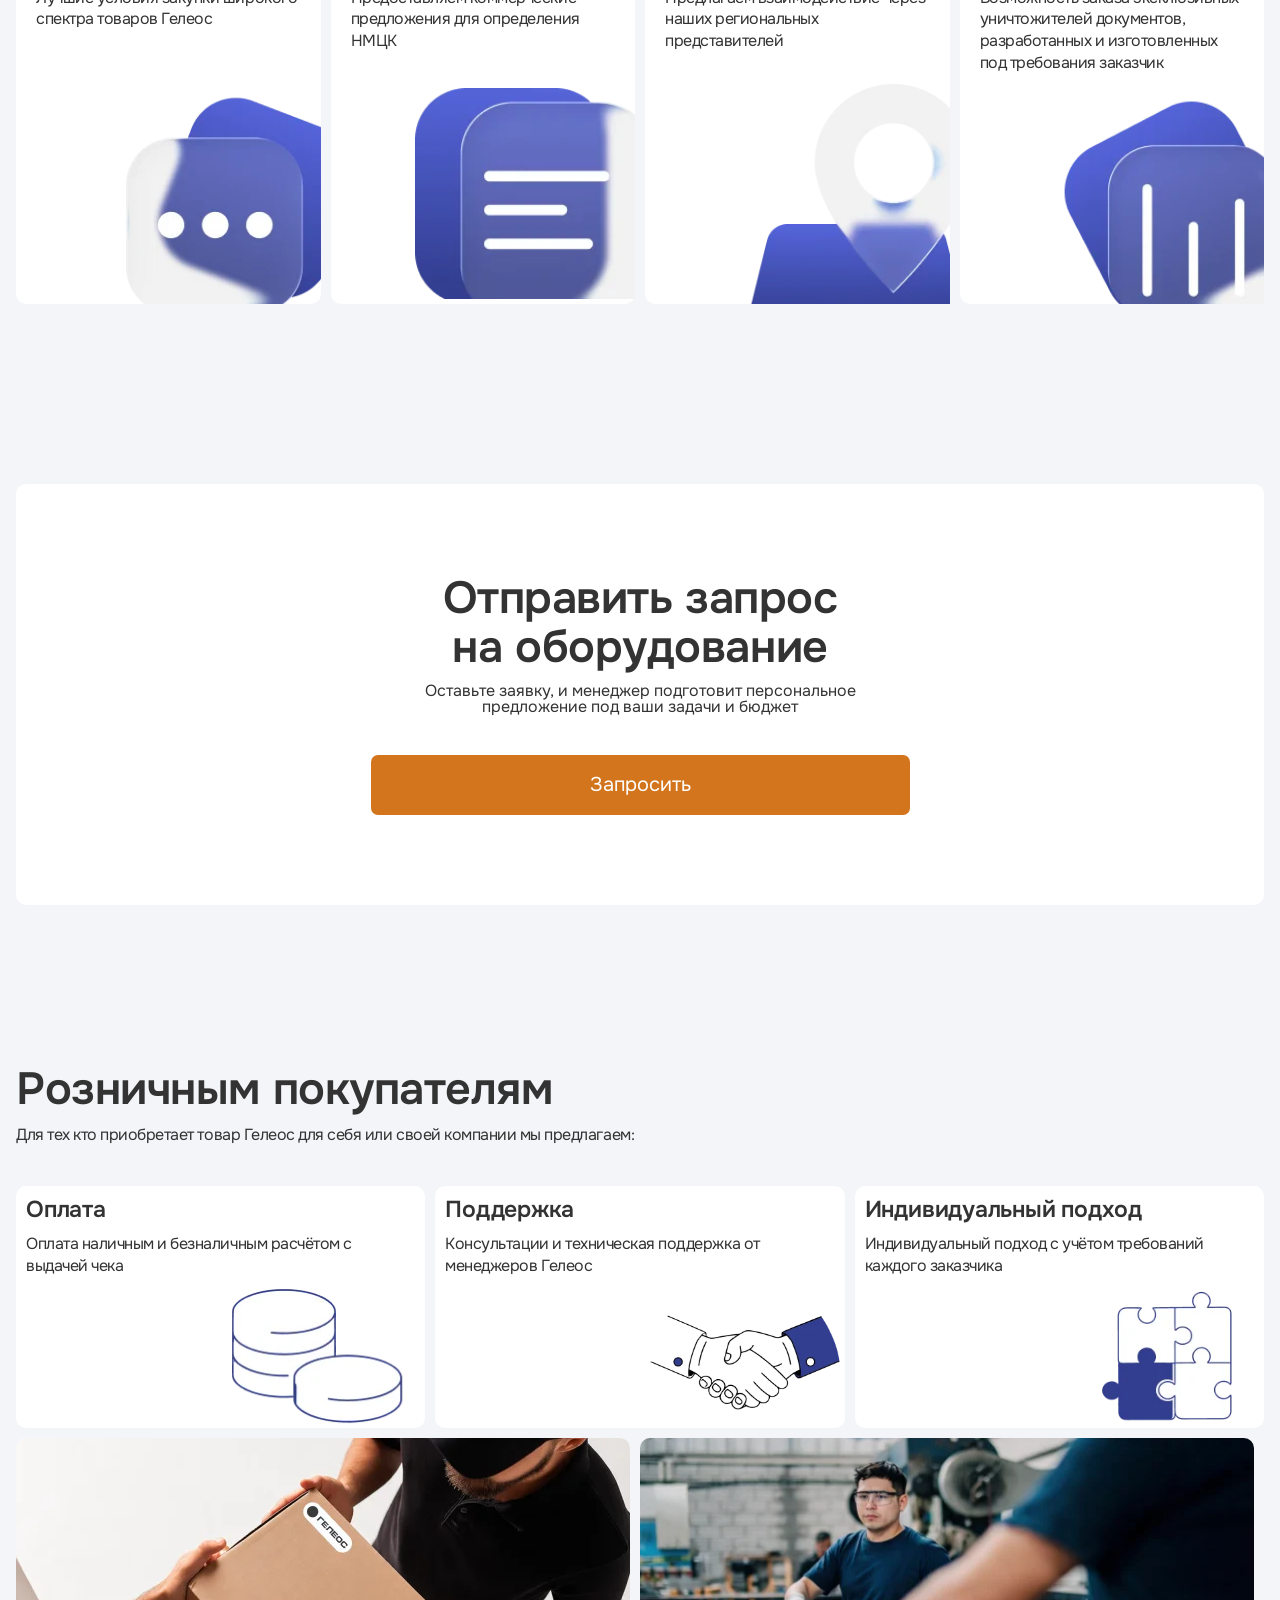
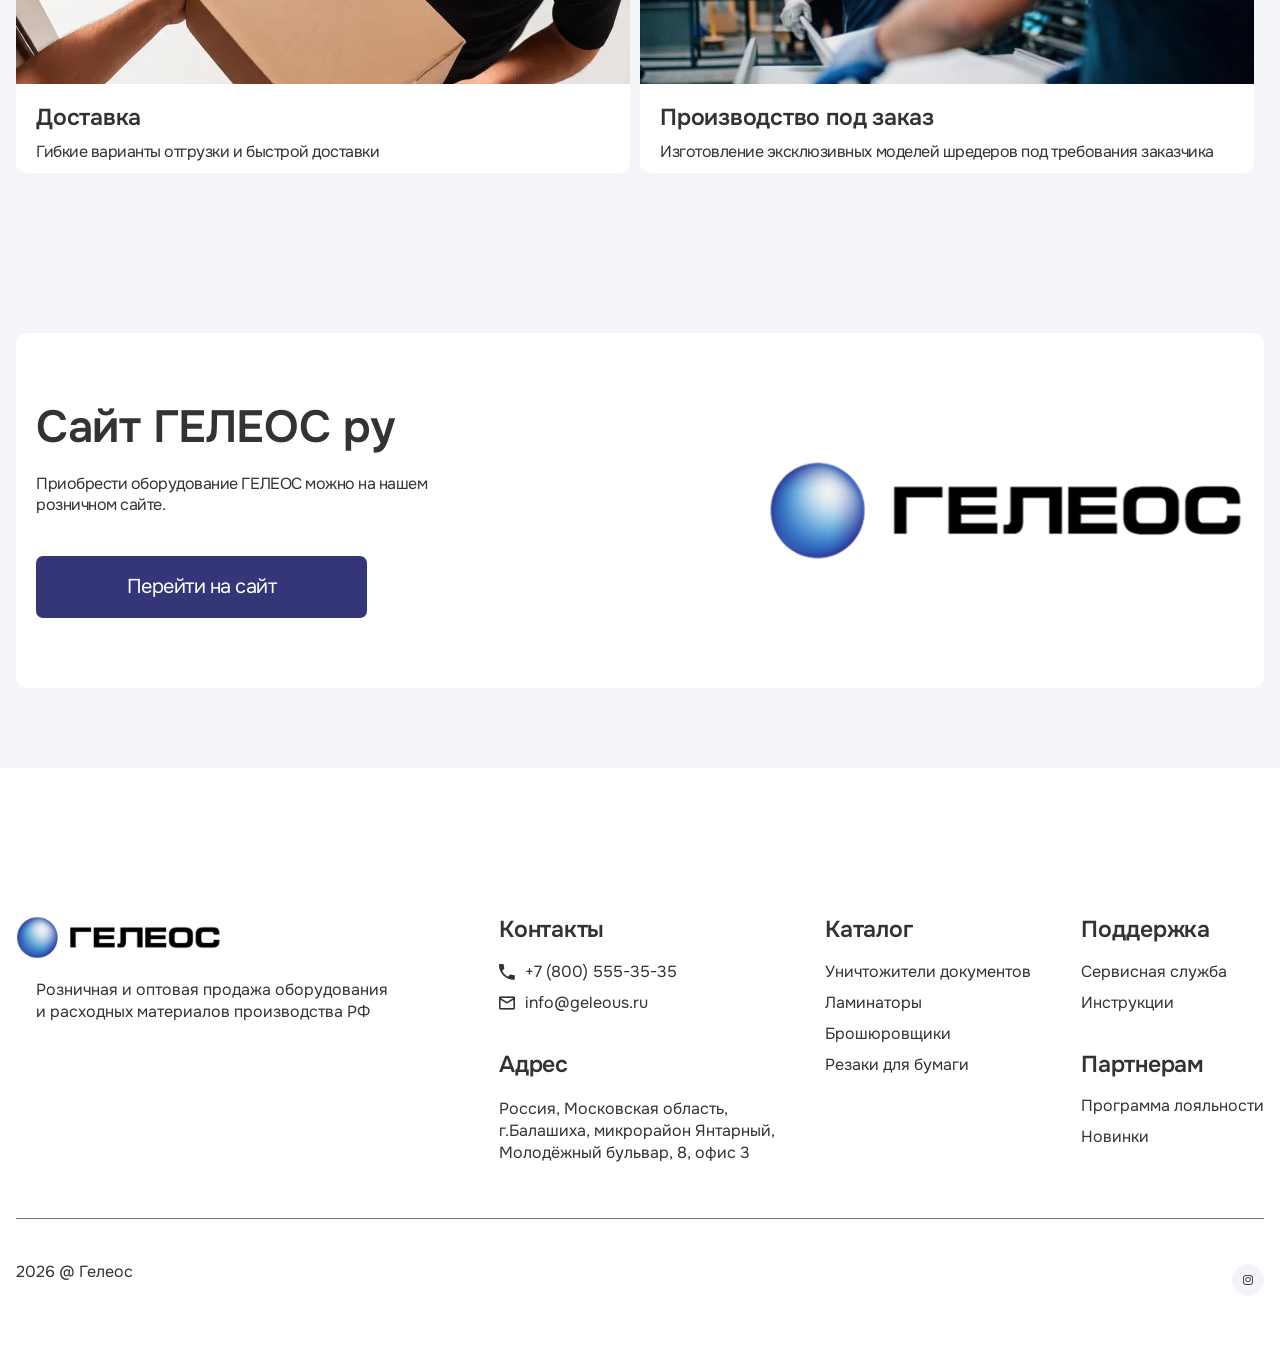
<file: partners.html>
<!DOCTYPE html>
<html lang="ru">

<head>
	<title>Партнерам</title>
	<meta charset="UTF-8">
	<meta name="format-detection" content="telephone=no">
	<link rel="preconnect" href="https://fonts.googleapis.com">
	<link rel="preconnect" href="https://fonts.gstatic.com" crossorigin>
	<link href="https://fonts.googleapis.com/css2?family=Onest:wght@100..900&display=swap&_v=20260514113707" rel="stylesheet">
	<!-- <style>body{opacity: 0;}</style> -->
	<link rel="stylesheet" href="css/style.min.css?_v=20260514113707">
	<link rel="shortcut icon" href="favicon.ico">
	<!-- <meta name="robots" content="noindex, nofollow"> -->
	<meta name="viewport" content="width=device-width, initial-scale=1.0">
</head>

<body>
	<div class="wrapper">
		<header class="header">
			<div class="header__container">
				<div class="header__logo">
					<a href="/" class="header__logo-link">
						<picture><source srcset="img/logo/geleous.webp" type="image/webp"><img src="img/logo/geleous.png" alt="Гелеос" class="header__logo-img"></picture>
					</a>
					<div class="header__menu menu">
						<button type="button" class="menu__icon icon-menu"><span></span></button>
						<nav class="menu__body">
							<ul class="menu__list">
								<li class="menu__item">
									<a href="" class="menu__link">О компании</a>
									<ul class="menu__sublist">
										<li class="menu__subitem"><a href="/partners.html" class="menu__sublink h3">Партнерам</a></li>
										<li class="menu__subitem"><a href="/cooperation.html" class="menu__sublink h3">Сотрудничество</a></li>
										<li class="menu__subitem"><a href="" class="menu__sublink h3">Документация</a></li>
										<li class="menu__subitem"><a href="" class="menu__sublink h3">Поддержка</a></li>
										<li class="menu__subitem"><a href="/history.html" class="menu__sublink h3">История компании</a></li>
									</ul>
								</li>
								<li class="menu__item"><a href="/partners.html" class="menu__link">Партнерам</a></li>
								<li class="menu__item"><a href="/cooperation.html" class="menu__link">Сотрудничество</a></li>
								<li class="menu__item"><a href="" class="menu__link">Документация</a></li>
								<li class="menu__item"><a href="/partners.html" class="menu__link">Поддержка</a></li>
								<li class="menu__item"><a href="" class="menu__link menu__link--btn btn">Поддержка</a></li>
							</ul>
						</nav>
					</div>
					<a href="#" class="header__btn btn">Отправить запрос</a>
				</div>
			</div>
		</header>
		<main class="page  bg-white">
			<section class="breadcrumbs">
				<div class="breadcrumbs__container">
					<ul class="breadcrumbs__list">
						<li class="breadcrumbs__item">
							<a href="/" class="breadcrumbs__link">Главная</a>
						</li>
						<li class="breadcrumbs__item">
							<a class="breadcrumbs__link">Каталог</a>
						</li>
					</ul>
				</div>
			</section>
			<section class="banner-text">
				<div class="banner-text__container">
					<h1 class="banner-text__title h1">Партнеры</h1>
				</div>
			</section>
			<div class="bg-gray">
				<section class="wholesale-buyers">
					<div class="wholesale-buyers__container">
						<div class="wholesale-buyers__body h5">
							<div class="wholesale-buyers__top">
								<h2 class="wholesale-buyers__title h2">Оптовым покупателям</h2>
								<p class="wholesale-buyers__desc">
									Компания Гелеос предлагает обширный перечень офисных товаров:
									уничтожители документов, ламинаторы, переплетчики, резаки для бумаги
								</p>
							</div>
							<div class="wholesale-buyers__lists">
								<div class="wholesale-buyers__list-wrapper">
									<div class="wholesale-buyers__list wholesale-buyers__list--bigger">
										<div class="wholesale-buyers__name-wrapper">
											<p class="wholesale-buyers__subtitle h3">
												Станьте нашим партнером и получите:
											</p>
										</div>
									</div>
									<div class="wholesale-buyers__list">
										<div class="wholesale-buyers__name-wrapper">
											<p class="wholesale-buyers__name">
												Привлекательный уровень заработка
											</p>
										</div>
										<div class="wholesale-buyers__img-wrapper">
											<picture><source srcset="img/wholesale-buyers/item1.webp" type="image/webp"><img src="img/wholesale-buyers/item1.png" alt="" class="wholesale-buyers__img"></picture>
										</div>
									</div>
									<div class="wholesale-buyers__list">
										<div class="wholesale-buyers__name-wrapper">
											<p class="wholesale-buyers__name">
												Персональный менеджер
											</p>
										</div>
										<div class="wholesale-buyers__img-wrapper">
											<picture><source srcset="img/wholesale-buyers/item2.webp" type="image/webp"><img src="img/wholesale-buyers/item2.png" alt="" class="wholesale-buyers__img"></picture>
										</div>
									</div>
								</div>
								<div class="wholesale-buyers__list-wrapper">
									<div class="wholesale-buyers__list wholesale-buyers__list--bigger">
										<div class="wholesale-buyers__name-wrapper">
											<p class="wholesale-buyers__name">
												Сервисные и обучающие программы
											</p>
										</div>
										<div class="wholesale-buyers__img-wrapper">
											<picture><source srcset="img/wholesale-buyers/item3.webp" type="image/webp"><img src="img/wholesale-buyers/item3.png" alt="" class="wholesale-buyers__img"></picture>
										</div>
									</div>
									<div class="wholesale-buyers__list">
										<div class="wholesale-buyers__name-wrapper">
											<p class="wholesale-buyers__name">
												Партнерская программа
											</p>
										</div>
										<div class="wholesale-buyers__img-wrapper">
											<picture><source srcset="img/wholesale-buyers/item4.webp" type="image/webp"><img src="img/wholesale-buyers/item4.png" alt="" class="wholesale-buyers__img"></picture>
										</div>
									</div>
									<div class="wholesale-buyers__list">
										<div class="wholesale-buyers__name-wrapper">
											<p class="wholesale-buyers__name">
												Маркетинговая поддержка
											</p>
										</div>
										<div class="wholesale-buyers__img-wrapper">
											<picture><source srcset="img/wholesale-buyers/item5.webp" type="image/webp"><img src="img/wholesale-buyers/item5.png" alt="" class="wholesale-buyers__img"></picture>
										</div>
									</div>
								</div>
							</div>
						</div>
					</div>
				</section>
				<section class="state-customer">
					<div class="state-customer__container">
						<div class="state-customer__body h5">
							<div class="state-customer__top">
								<h2 class="state-customer__title h2">Государственным заказчикам</h2>
								<p class="state-customer__desc">
									Компания Гелеос предлагает свои товары для закупок государственными
									заказчиками согласно требованиям ФЗ-44 и ФЗ-223.
									Мы обладаем большим опытом в работе с тендерными проектами
								</p>
							</div>
							<div class="state-customer__cards">
								<div class="state-customer__card">
									<p class="state-customer__card-title h3">Условия</p>
									<p class="state-customer__card-desc">
										Лучшие условия закупки широкого спектра товаров Гелеос
									</p>
									<div class="state-customer__img-wrapper">
										<picture><source srcset="img/state-customer/item1.webp" type="image/webp"><img src="img/state-customer/item1.png" alt="" class="state-customer__img"></picture>
									</div>
								</div>
								<div class="state-customer__card">
									<p class="state-customer__card-title h3">Согласование</p>
									<p class="state-customer__card-desc">
										Предоставляем коммерческие предложения для определения НМЦК
									</p>
									<div class="state-customer__img-wrapper">
										<picture><source srcset="img/state-customer/item2.webp" type="image/webp"><img src="img/state-customer/item2.png" alt="" class="state-customer__img"></picture>
									</div>
								</div>
								<div class="state-customer__card">
									<p class="state-customer__card-title h3">Поддержка</p>
									<p class="state-customer__card-desc">
										Предлагаем взаимодействие через наших региональных представителей
									</p>
									<div class="state-customer__img-wrapper">
										<picture><source srcset="img/state-customer/item3.webp" type="image/webp"><img src="img/state-customer/item3.png" alt="" class="state-customer__img"></picture>
									</div>
								</div>
								<div class="state-customer__card">
									<p class="state-customer__card-title h3">Гибкость</p>
									<p class="state-customer__card-desc">
										Возможность заказа эксклюзивных уничтожителей документов,
										разработанных и изготовленных
										под требования заказчик
									</p>
									<div class="state-customer__img-wrapper">
										<picture><source srcset="img/state-customer/item4.webp" type="image/webp"><img src="img/state-customer/item4.png" alt="" class="state-customer__img"></picture>
									</div>
								</div>
							</div>
						</div>
					</div>
				</section>
				<section class="pre-order-block">
					<div class="pre-order-block__container">
						<div class="pre-order-block__body">
							<h2 class="pre-order-block__title h2">Отправить запрос на оборудование</h2>
							<p class="pre-order-block__desc h6">
								Оставьте заявку, и менеджер подготовит персональное
								предложение под ваши задачи и бюджет
							</p>
							<a href="#" class="pre-order-block__link btn">Запросить</a>
						</div>
					</div>
				</section>
				<section class="retail-customers">
					<div class="retail-customers__container">
						<div class="retail-customers__body h5">
							<div class="retail-customers__top">
								<h2 class="retail-customers__title h2">Розничным покупателям</h2>
								<p class="retail-customers__desc">
									Для тех кто приобретает товар Гелеос для
									себя или своей компании мы предлагаем:
								</p>
							</div>
							<div class="retail-customers__cards">
								<div class="retail-customers__card retail-customers__card--img-bottom">
									<div class="retail-customers__card-wrapper">
										<p class="retail-customers__card-title h3">Оплата</p>
										<p class="retail-customers__card-desc">
											Оплата наличным и безналичным расчётом с выдачей чека
										</p>
									</div>
									<div class="retail-customers__img-wrapper">
										<picture><source srcset="img/retail-customers/item1.webp" type="image/webp"><img src="img/retail-customers/item1.png" alt="" class="retail-customers__img"></picture>
									</div>
								</div>
								<div class="retail-customers__card retail-customers__card--img-bottom">
									<div class="retail-customers__card-wrapper">
										<p class="retail-customers__card-title h3">Поддержка</p>
										<p class="retail-customers__card-desc">
											Консультации и техническая поддержка от менеджеров Гелеос
										</p>
									</div>
									<div class="retail-customers__img-wrapper">
										<picture><source srcset="img/retail-customers/item2.webp" type="image/webp"><img src="img/retail-customers/item2.png" alt="" class="retail-customers__img"></picture>
									</div>
								</div>
								<div class="retail-customers__card retail-customers__card--img-bottom">
									<div class="retail-customers__card-wrapper">
										<p class="retail-customers__card-title h3">Индивидуальный подход</p>
										<p class="retail-customers__card-desc">
											Индивидуальный подход с учётом требований каждого заказчика
										</p>
									</div>
									<div class="retail-customers__img-wrapper">
										<picture><source srcset="img/retail-customers/item3.webp" type="image/webp"><img src="img/retail-customers/item3.png" alt="" class="retail-customers__img"></picture>
									</div>
								</div>
								<div class="retail-customers__card retail-customers__card--img-top">
									<div class="retail-customers__card-wrapper">
										<p class="retail-customers__card-title h3">Доставка</p>
										<p class="retail-customers__card-desc">
											Гибкие варианты отгрузки и быстрой доставки
										</p>
									</div>
									<div class="retail-customers__img-wrapper">
										<picture><source srcset="img/retail-customers/item4.webp" type="image/webp"><img src="img/retail-customers/item4.png" alt="" class="retail-customers__img"></picture>
									</div>
								</div>
								<div class="retail-customers__card retail-customers__card--img-top">
									<div class="retail-customers__card-wrapper">
										<p class="retail-customers__card-title h3">Производство под заказ</p>
										<p class="retail-customers__card-desc">
											Изготовление эксклюзивных моделей шредеров под требования заказчика
										</p>
									</div>
									<div class="retail-customers__img-wrapper">
										<picture><source srcset="img/retail-customers/item5.webp" type="image/webp"><img src="img/retail-customers/item5.png" alt="" class="retail-customers__img"></picture>
									</div>
								</div>
							</div>
						</div>
					</div>
				</section>
				<section class="site-block">
					<div class="site-block__container">
						<div class="site-block__body h5">
							<div class="site-block__left">
								<p class="site-block__title h2">Сайт ГЕЛЕОС ру</p>
								<p class="site-block__desc">
									Приобрести оборудование ГЕЛЕОС можно на нашем розничном сайте.
								</p>
								<a href="#" class="site-block__link btn btn--more-primary">Перейти на сайт</a>
							</div>
							<div class="site-block__img-wrapper">
								<picture><source srcset="img/logo/geleous.webp" type="image/webp"><img src="img/logo/geleous.png" alt="" class="site-block__img"></picture>
							</div>
						</div>
					</div>
				</section>
			</div>
		</main>
		<footer class="footer">
			<div class="footer__container">
				<div class="footer__top">
					<div class="footer__top-left">
						<a href="/" class="footer__logo">
							<picture><source srcset="img/logo/geleous.webp" type="image/webp"><img src="img/logo/geleous.png" alt="Гелеос" class="footer__logo-img"></picture>
						</a>
						<div class="footer__description">
							<p>
								Розничная и оптовая продажа оборудования
								и расходных материалов производства РФ
							</p>
						</div>
					</div>
					<div class="footer__top-right">
						<div class="footer__row">
							<div class="footer__column footer__column--contacts">
								<div class="footer__column-item">
									<h3 class="footer__column-title h3">Контакты</h3>
									<ul class="footer__list">
										<li class="footer__list-item">
											<a href="tel:+78005553535" class="footer__link _icon-phone">+7 (800) 555-35-35</a>
										</li>
										<li class="footer__list-item">
											<a href="mailto:info@geleous.ru" class="footer__link _icon-mail">info@geleous.ru</a>
										</li>
									</ul>
								</div>
								<div class="footer__column-item">
									<h3 class="footer__column-title h3">Адрес</h3>
									<ul class="footer__list">
										<li class="footer__list-item">
											<p class="footer__text">
												Россия, Московская область, <br>
												г.Балашиха, микрорайон Янтарный, <br>
												Молодёжный бульвар, 8, офис 3 <br>
											</p>
										</li>
									</ul>
								</div>
							</div>
							<div class="footer__column footer__column--catalog">
								<div class="footer__column-item">
									<h3 class="footer__column-title h3">Каталог</h3>
									<ul class="footer__list">
										<li class="footer__list-item">
											<a href="" class="footer__link">Уничтожители документов</a>
										</li>
										<li class="footer__list-item">
											<a href="" class="footer__link">Ламинаторы</a>
										</li>
										<li class="footer__list-item">
											<a href="" class="footer__link">Брошюровщики</a>
										</li>
										<li class="footer__list-item">
											<a href="" class="footer__link">Резаки для бумаги</a>
										</li>
									</ul>
								</div>
							</div>
							<div class="footer__column footer__column--support">
								<div class="footer__column-item">
									<h3 class="footer__column-title h3">Поддержка</h3>
									<ul class="footer__list">
										<li class="footer__list-item">
											<a href="" class="footer__link">Сервисная служба</a>
										</li>
										<li class="footer__list-item">
											<a href="" class="footer__link">Инструкции</a>
										</li>
									</ul>
								</div>
								<div class="footer__column-item">
									<h3 class="footer__column-title h3">Партнерам</h3>
									<ul class="footer__list">
										<li class="footer__list-item">
											<a href="" class="footer__link">Программа лояльности</a>
										</li>
										<li class="footer__list-item">
											<a href="" class="footer__link">Новинки</a>
										</li>
									</ul>
								</div>
							</div>
						</div>
					</div>
				</div>
				<div class="footer__bottom">
					<div class="footer__copyright">
						<p>2026 @ Гелеос</p>
					</div>
					<a href="" class="footer__wrapper-icon">
						<span class="footer__icon _icon-instagram"></span>
					</a>
				</div>
			</div>
		</footer>
	</div>
	<!-- <div id="popup" aria-hidden="true" class="popup">
	<div class="popup__wrapper">
		<div class="popup__content">
			<button data-close type="button" class="popup__close">Закрыть</button>
			<div class="popup__text">
				Text
			</div>
		</div>
	</div>
</div> -->
	<script src="js/app.min.js?_v=20260514113707"></script>
</body>

</html>
</file>
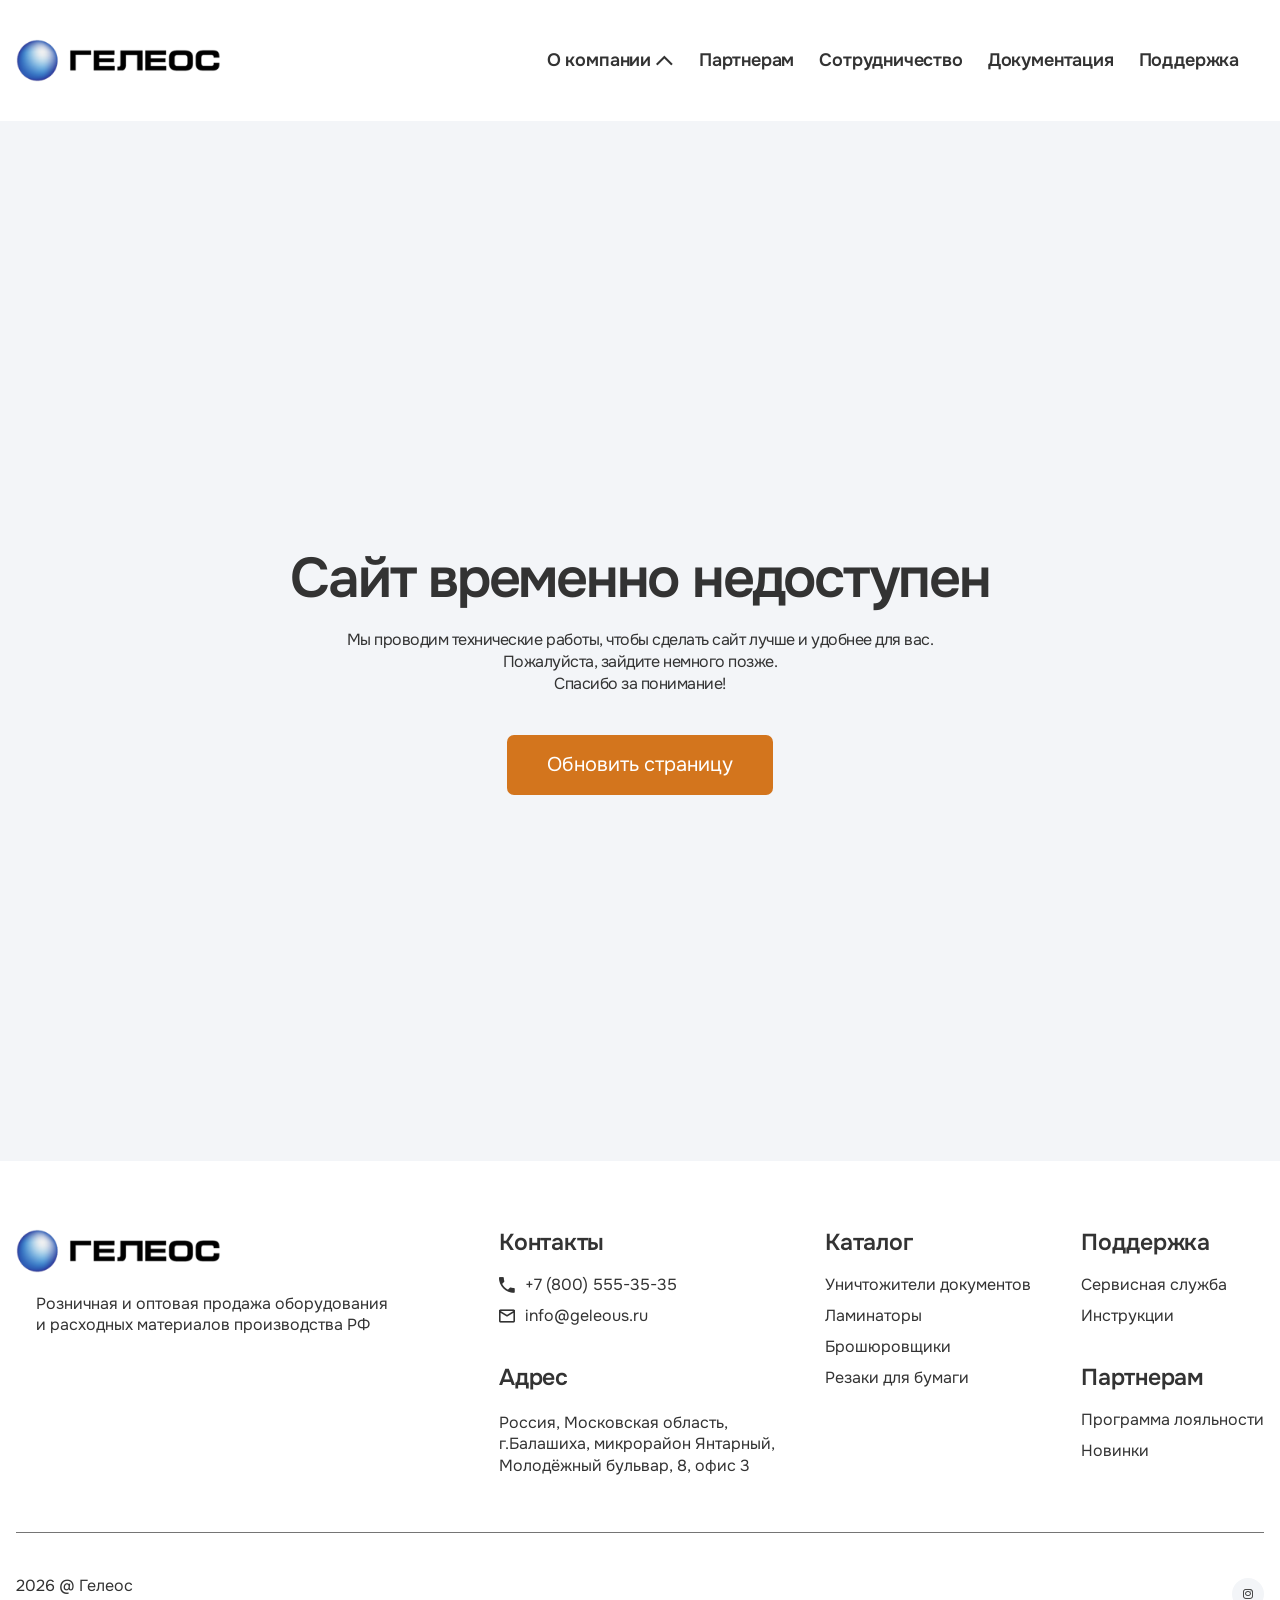
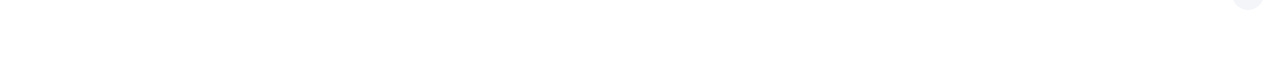
<file: unavailable.html>
<!DOCTYPE html>
<html lang="ru">

<head>
	<title>Сайт временно недоступен</title>
	<meta charset="UTF-8">
	<meta name="format-detection" content="telephone=no">
	<link rel="preconnect" href="https://fonts.googleapis.com">
	<link rel="preconnect" href="https://fonts.gstatic.com" crossorigin>
	<link href="https://fonts.googleapis.com/css2?family=Onest:wght@100..900&display=swap&_v=20260514113707" rel="stylesheet">
	<!-- <style>body{opacity: 0;}</style> -->
	<link rel="stylesheet" href="css/style.min.css?_v=20260514113707">
	<link rel="shortcut icon" href="favicon.ico">
	<!-- <meta name="robots" content="noindex, nofollow"> -->
	<meta name="viewport" content="width=device-width, initial-scale=1.0">
</head>

<body>
	<div class="wrapper">
		<header class="header">
			<div class="header__container">
				<div class="header__logo">
					<a href="/" class="header__logo-link">
						<picture><source srcset="img/logo/geleous.webp" type="image/webp"><img src="img/logo/geleous.png" alt="Гелеос" class="header__logo-img"></picture>
					</a>
					<div class="header__menu menu">
						<button type="button" class="menu__icon icon-menu"><span></span></button>
						<nav class="menu__body">
							<ul class="menu__list">
								<li class="menu__item">
									<a href="" class="menu__link">О компании</a>
									<ul class="menu__sublist">
										<li class="menu__subitem"><a href="/partners.html" class="menu__sublink h3">Партнерам</a></li>
										<li class="menu__subitem"><a href="/cooperation.html" class="menu__sublink h3">Сотрудничество</a></li>
										<li class="menu__subitem"><a href="" class="menu__sublink h3">Документация</a></li>
										<li class="menu__subitem"><a href="" class="menu__sublink h3">Поддержка</a></li>
										<li class="menu__subitem"><a href="/history.html" class="menu__sublink h3">История компании</a></li>
									</ul>
								</li>
								<li class="menu__item"><a href="/partners.html" class="menu__link">Партнерам</a></li>
								<li class="menu__item"><a href="/cooperation.html" class="menu__link">Сотрудничество</a></li>
								<li class="menu__item"><a href="" class="menu__link">Документация</a></li>
								<li class="menu__item"><a href="/partners.html" class="menu__link">Поддержка</a></li>
								<li class="menu__item"><a href="" class="menu__link menu__link--btn btn">Поддержка</a></li>
							</ul>
						</nav>
					</div>
					<a href="#" class="header__btn btn">Отправить запрос</a>
				</div>
			</div>
		</header>
		<main class="page">
			<div class="error-page">
				<div class='error-page__container'>
					<div class="error-page__title">
						<h1 class="h1">Сайт временно недоступен</h1>
					</div>
					<div class="error-page__desc">
						<p class="h5">
							Мы проводим технические работы, чтобы сделать сайт лучше и удобнее для вас. <br>
							Пожалуйста, зайдите немного позже. <br>
							Спасибо за понимание!
						</p>
					</div>
					<div class="error-page__row">
						<a href="/" class="btn">Обновить страницу</a>
					</div>
				</div>
			</div>
		</main>
		<footer class="footer">
			<div class="footer__container">
				<div class="footer__top">
					<div class="footer__top-left">
						<a href="/" class="footer__logo">
							<picture><source srcset="img/logo/geleous.webp" type="image/webp"><img src="img/logo/geleous.png" alt="Гелеос" class="footer__logo-img"></picture>
						</a>
						<div class="footer__description">
							<p>
								Розничная и оптовая продажа оборудования
								и расходных материалов производства РФ
							</p>
						</div>
					</div>
					<div class="footer__top-right">
						<div class="footer__row">
							<div class="footer__column footer__column--contacts">
								<div class="footer__column-item">
									<h3 class="footer__column-title h3">Контакты</h3>
									<ul class="footer__list">
										<li class="footer__list-item">
											<a href="tel:+78005553535" class="footer__link _icon-phone">+7 (800) 555-35-35</a>
										</li>
										<li class="footer__list-item">
											<a href="mailto:info@geleous.ru" class="footer__link _icon-mail">info@geleous.ru</a>
										</li>
									</ul>
								</div>
								<div class="footer__column-item">
									<h3 class="footer__column-title h3">Адрес</h3>
									<ul class="footer__list">
										<li class="footer__list-item">
											<p class="footer__text">
												Россия, Московская область, <br>
												г.Балашиха, микрорайон Янтарный, <br>
												Молодёжный бульвар, 8, офис 3 <br>
											</p>
										</li>
									</ul>
								</div>
							</div>
							<div class="footer__column footer__column--catalog">
								<div class="footer__column-item">
									<h3 class="footer__column-title h3">Каталог</h3>
									<ul class="footer__list">
										<li class="footer__list-item">
											<a href="" class="footer__link">Уничтожители документов</a>
										</li>
										<li class="footer__list-item">
											<a href="" class="footer__link">Ламинаторы</a>
										</li>
										<li class="footer__list-item">
											<a href="" class="footer__link">Брошюровщики</a>
										</li>
										<li class="footer__list-item">
											<a href="" class="footer__link">Резаки для бумаги</a>
										</li>
									</ul>
								</div>
							</div>
							<div class="footer__column footer__column--support">
								<div class="footer__column-item">
									<h3 class="footer__column-title h3">Поддержка</h3>
									<ul class="footer__list">
										<li class="footer__list-item">
											<a href="" class="footer__link">Сервисная служба</a>
										</li>
										<li class="footer__list-item">
											<a href="" class="footer__link">Инструкции</a>
										</li>
									</ul>
								</div>
								<div class="footer__column-item">
									<h3 class="footer__column-title h3">Партнерам</h3>
									<ul class="footer__list">
										<li class="footer__list-item">
											<a href="" class="footer__link">Программа лояльности</a>
										</li>
										<li class="footer__list-item">
											<a href="" class="footer__link">Новинки</a>
										</li>
									</ul>
								</div>
							</div>
						</div>
					</div>
				</div>
				<div class="footer__bottom">
					<div class="footer__copyright">
						<p>2026 @ Гелеос</p>
					</div>
					<a href="" class="footer__wrapper-icon">
						<span class="footer__icon _icon-instagram"></span>
					</a>
				</div>
			</div>
		</footer>
	</div>
	<!-- <div id="popup" aria-hidden="true" class="popup">
	<div class="popup__wrapper">
		<div class="popup__content">
			<button data-close type="button" class="popup__close">Закрыть</button>
			<div class="popup__text">
				Text
			</div>
		</div>
	</div>
</div> -->
	<script src="js/app.min.js?_v=20260514113707"></script>
</body>

</html>
</file>
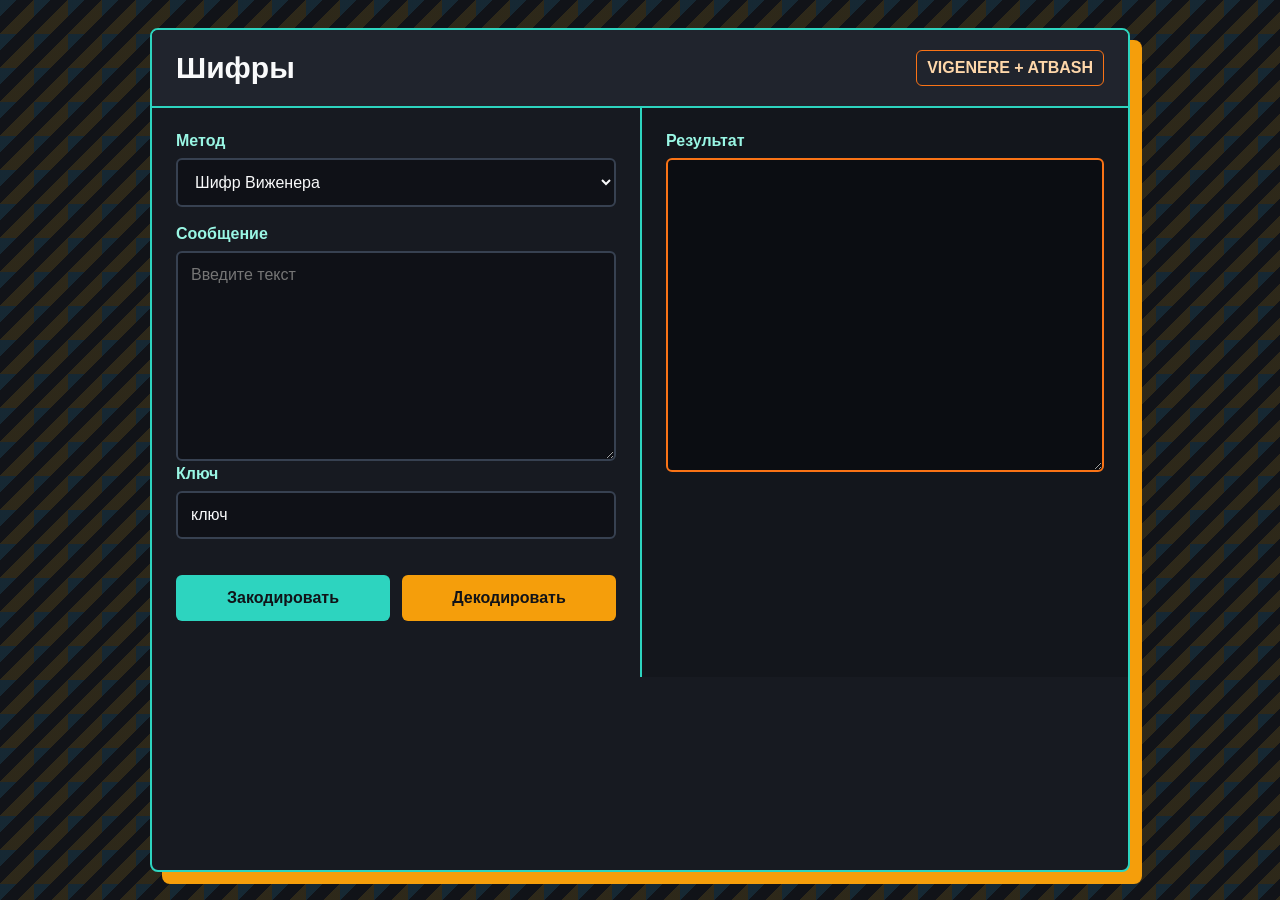
<file: vigenere.html>
<!DOCTYPE html>
<html lang="ru">
<head>
  <meta charset="UTF-8">
  <meta name="viewport" content="width=device-width, initial-scale=1.0">
  <title>Шифры Виженера и Атбаш</title>
  <style>
    * {
      box-sizing: border-box;
    }

    body {
      margin: 0;
      min-height: 100vh;
      font-family: Verdana, Arial, sans-serif;
      background:
        linear-gradient(135deg, rgba(56, 189, 248, 0.12) 0 25%, transparent 25% 50%, rgba(251, 191, 36, 0.12) 50% 75%, transparent 75%),
        #111318;
      background-size: 34px 34px;
      color: #f9fafb;
      padding: 28px;
    }

    .app {
      width: 100%;
      max-width: 980px;
      min-height: calc(100vh - 56px);
      margin: 0 auto;
      border: 2px solid #2dd4bf;
      border-radius: 8px;
      background: #171a21;
      box-shadow: 12px 12px 0 #f59e0b;
      overflow: hidden;
    }

    .top {
      display: flex;
      align-items: center;
      justify-content: space-between;
      gap: 16px;
      padding: 20px 24px;
      background: #20242d;
      border-bottom: 2px solid #2dd4bf;
    }

    h1 {
      margin: 0;
      font-size: 30px;
      letter-spacing: 0;
    }

    .badge {
      border: 1px solid #f97316;
      border-radius: 6px;
      color: #fed7aa;
      padding: 8px 10px;
      font-weight: 700;
      white-space: nowrap;
    }

    .content {
      display: grid;
      grid-template-columns: 1fr 1fr;
      gap: 0;
    }

    .panel {
      padding: 24px;
    }

    .panel + .panel {
      border-left: 2px solid #2dd4bf;
      background: #13161c;
    }

    label {
      display: block;
      margin: 0 0 8px;
      color: #99f6e4;
      font-weight: 700;
    }

    textarea,
    input,
    select {
      width: 100%;
      border: 2px solid #374151;
      border-radius: 6px;
      background: #0f1117;
      color: #f9fafb;
      font: inherit;
      padding: 13px;
      outline: none;
    }

    textarea {
      min-height: 210px;
      resize: vertical;
    }

    input,
    select {
      margin-bottom: 18px;
    }

    textarea:focus,
    input:focus,
    select:focus {
      border-color: #f59e0b;
    }

    .buttons {
      display: grid;
      grid-template-columns: repeat(2, minmax(0, 1fr));
      gap: 12px;
      margin-top: 18px;
    }

    button {
      min-height: 46px;
      border: 0;
      border-radius: 6px;
      color: #111318;
      font: inherit;
      font-weight: 700;
      cursor: pointer;
    }

    #encode {
      background: #2dd4bf;
    }

    #encode:hover {
      background: #5eead4;
    }

    #decode {
      background: #f59e0b;
    }

    #decode:hover {
      background: #fbbf24;
    }

    .result {
      min-height: 314px;
      background: #0b0d12;
      border-color: #f97316;
    }

    .error {
      min-height: 20px;
      margin-top: 12px;
      color: #fca5a5;
      font-size: 14px;
    }

    .hidden {
      display: none;
    }

    @media (max-width: 760px) {
      body {
        padding: 16px;
      }

      .app {
        min-height: calc(100vh - 32px);
        box-shadow: 8px 8px 0 #f59e0b;
      }

      .top {
        align-items: flex-start;
        flex-direction: column;
      }

      .content {
        grid-template-columns: 1fr;
      }

      .panel + .panel {
        border-top: 2px solid #2dd4bf;
        border-left: 0;
      }

      .buttons {
        grid-template-columns: 1fr;
      }
    }
  </style>
</head>
<body>
  <main class="app">
    <div class="top">
      <h1>Шифры</h1>
      <div class="badge">VIGENERE + ATBASH</div>
    </div>

    <div class="content">
      <section class="panel">
        <label for="method">Метод</label>
        <select id="method">
          <option value="vigenere">Шифр Виженера</option>
          <option value="atbash">Шифр Атбаш</option>
        </select>

        <label for="message">Сообщение</label>
        <textarea id="message" placeholder="Введите текст"></textarea>

        <div id="keyBlock">
          <label for="key">Ключ</label>
          <input id="key" value="ключ">
        </div>

        <div class="buttons">
          <button id="encode">Закодировать</button>
          <button id="decode">Декодировать</button>
        </div>

        <div id="error" class="error"></div>
      </section>

      <section class="panel">
        <label for="result">Результат</label>
        <textarea id="result" class="result" readonly></textarea>
      </section>
    </div>
  </main>

  <script>
    const method = document.getElementById("method");
    const message = document.getElementById("message");
    const keyBlock = document.getElementById("keyBlock");
    const keyInput = document.getElementById("key");
    const result = document.getElementById("result");
    const error = document.getElementById("error");
    const encodeButton = document.getElementById("encode");
    const decodeButton = document.getElementById("decode");

    const russianAlphabet = "абвгдеёжзийклмнопрстуфхцчшщъыьэюя";
    const englishAlphabet = "abcdefghijklmnopqrstuvwxyz";

    function getAlphabet(letter) {
      const lowerLetter = letter.toLowerCase();

      if (russianAlphabet.includes(lowerLetter)) {
        return russianAlphabet;
      }

      if (englishAlphabet.includes(lowerLetter)) {
        return englishAlphabet;
      }

      return "";
    }

    function isUpperCase(letter) {
      return letter === letter.toUpperCase() && letter !== letter.toLowerCase();
    }

    function getKeyLetters(key) {
      const letters = [];

      for (const letter of key.toLowerCase()) {
        if (getAlphabet(letter)) {
          letters.push(letter);
        }
      }

      return letters;
    }

    function getShift(keyLetter, alphabetLength) {
      const alphabet = getAlphabet(keyLetter);
      const shift = alphabet.indexOf(keyLetter);

      return shift % alphabetLength;
    }

    function vigenere(text, key, mode) {
      const keyLetters = getKeyLetters(key);
      let answer = "";
      let keyIndex = 0;

      if (keyLetters.length === 0) {
        error.textContent = "Введите ключ из букв.";
        return "";
      }

      error.textContent = "";

      for (const letter of text) {
        const alphabet = getAlphabet(letter);

        if (!alphabet) {
          answer += letter;
          continue;
        }

        const lowerLetter = letter.toLowerCase();
        const index = alphabet.indexOf(lowerLetter);
        const keyLetter = keyLetters[keyIndex % keyLetters.length];
        let shift = getShift(keyLetter, alphabet.length);

        if (mode === "decode") {
          shift = -shift;
        }

        const newIndex = ((index + shift) % alphabet.length + alphabet.length) % alphabet.length;
        const newLetter = alphabet[newIndex];

        answer += isUpperCase(letter) ? newLetter.toUpperCase() : newLetter;
        keyIndex++;
      }

      return answer;
    }

    function atbash(text) {
      let answer = "";

      for (const letter of text) {
        const alphabet = getAlphabet(letter);

        if (!alphabet) {
          answer += letter;
          continue;
        }

        const lowerLetter = letter.toLowerCase();
        const index = alphabet.indexOf(lowerLetter);
        const newLetter = alphabet[alphabet.length - 1 - index];

        answer += isUpperCase(letter) ? newLetter.toUpperCase() : newLetter;
      }

      return answer;
    }

    function run(mode) {
      error.textContent = "";

      if (method.value === "atbash") {
        result.value = atbash(message.value);
        return;
      }

      result.value = vigenere(message.value, keyInput.value, mode);
    }

    method.addEventListener("change", function () {
      keyBlock.classList.toggle("hidden", method.value === "atbash");
      error.textContent = "";
      result.value = "";
    });

    encodeButton.addEventListener("click", function () {
      run("encode");
    });

    decodeButton.addEventListener("click", function () {
      run("decode");
    });
  </script>
</body>
</html>
</file>
<file: css/style.min.css>
@font-face{font-family:icons;font-display:swap;src:url(../fonts/icons.eot?3jkkuy);src:url(../fonts/icons.eot?3jkkuy#iefix) format("embedded-opentype"),url(../fonts/icons.ttf?3jkkuy) format("truetype"),url(../fonts/icons.woff?3jkkuy) format("woff"),url(../fonts/icons.svg?3jkkuy#icons) format("svg");font-weight:400;font-style:normal}[class*=" _icon-"]:before,[class^=_icon-]:before{font-family:icons;font-style:normal;font-weight:400;font-variant:normal;text-transform:none;line-height:1;-webkit-font-smoothing:antialiased;-moz-osx-font-smoothing:grayscale}[class*=" _icon-"]:before,[class^=_icon-]:before{display:block}._icon-double-approve:before{content:""}._icon-tile:before{content:""}._icon-filter:before{content:""}._icon-fill-arrow:before{content:""}._icon-arrow:before{content:""}._icon-arrow-up:before{content:""}._icon-mail:before{content:""}._icon-instagram:before{content:""}._icon-search:before{content:""}._icon-arrow-menu:before{content:""}._icon-phone:before{content:""}*{padding:0;margin:0;border:0}*,:after,:before{-webkit-box-sizing:border-box;box-sizing:border-box}body,html{height:100%;min-width:320px}body{color:var(--color-main-text);line-height:1;font-family:Onest;font-size:1rem;-ms-text-size-adjust:100%;-moz-text-size-adjust:100%;-webkit-text-size-adjust:100%;-webkit-font-smoothing:antialiased;-moz-osx-font-smoothing:grayscale}button,input,textarea{font-family:Onest;font-size:inherit}button{cursor:pointer;color:inherit;background-color:inherit}a{color:inherit}a:link,a:visited{text-decoration:none}a:hover{text-decoration:none}ul li{list-style:none}img{vertical-align:top}h1,h2,h3,h4,h5,h6{font-weight:inherit;font-size:inherit}:root{--color-main-bg:#F3F5F8;--color-more-bg:#757575;--color-main-text:#333333;--color-more-primary:#353678;--color-primary:#D3751D;--color-white:#FFFFFF;--color-black:#000000}body{background:var(--color-main-bg)}.lock body{overflow:hidden;-ms-touch-action:none;touch-action:none}.wrapper{min-height:100%;display:-webkit-box;display:-ms-flexbox;display:flex;-webkit-box-orient:vertical;-webkit-box-direction:normal;-ms-flex-direction:column;flex-direction:column;overflow:hidden}.wrapper>main{-webkit-box-flex:1;-ms-flex:1 1 auto;flex:1 1 auto}.wrapper>*{min-width:0}[class*=__container]{max-width:80rem;-webkit-box-sizing:content-box;box-sizing:content-box;margin:0 auto;padding:0 1rem;margin-bottom:10rem}[class*=-ibg]{position:relative}[class*=-ibg] img{position:absolute;width:100%;height:100%;top:0;left:0;-o-object-fit:cover;object-fit:cover}[class*=-ibg_contain] img{-o-object-fit:contain;object-fit:contain}.search__container{display:-webkit-box;display:-ms-flexbox;display:flex;-webkit-box-align:center;-ms-flex-align:center;align-items:center;border-radius:5px;background:var(--color-white);padding-left:0;padding-right:0;margin-bottom:0}.search__input{-webkit-box-flex:1;-ms-flex:1;flex:1;height:100%;padding:1.3125rem 0 1.3125rem 1.25rem}.search__input:focus{outline:0}.search__btn{-webkit-box-flex:0;-ms-flex:0 0 3.125rem;flex:0 0 3.125rem;font-size:1.25rem;padding-top:1.3125rem;padding-bottom:1.3125rem}.catalog-search__container{display:-webkit-box;display:-ms-flexbox;display:flex;-webkit-box-align:center;-ms-flex-align:center;align-items:center;gap:1.25rem;margin-bottom:8.0625rem}.catalog-search__btn{-webkit-box-flex:0;-ms-flex:0 0 auto;flex:0 0 auto}.catalog-search__search{width:100%;height:100%}.banner-text__container{display:-webkit-box;display:-ms-flexbox;display:flex;-webkit-box-pack:justify;-ms-flex-pack:justify;justify-content:space-between;-webkit-box-align:center;-ms-flex-align:center;align-items:center;gap:1.25rem;margin-bottom:4.6875rem}.banner-text__title{-webkit-box-flex:0;-ms-flex:0 1 18.9375rem;flex:0 1 18.9375rem;display:inline-block}.banner-text__wrapper{-webkit-box-flex:0;-ms-flex:0 1 29.8125rem;flex:0 1 29.8125rem;display:-webkit-box;display:-ms-flexbox;display:flex;-webkit-box-orient:vertical;-webkit-box-direction:normal;-ms-flex-direction:column;flex-direction:column;gap:1.25rem}.banner-text__link{color:var(--color-more-primary)}.banner__container{margin-bottom:10rem}.banner__body{display:-webkit-box;display:-ms-flexbox;display:flex;-webkit-box-align:center;-ms-flex-align:center;align-items:center;gap:3.5rem;background:-webkit-gradient(linear,left top,right top,from(#3c499b),color-stop(45.19%,#151935));background:linear-gradient(90deg,#3c499b 0,#151935 45.19%);border-radius:.625rem;overflow:hidden}.banner__left{-webkit-box-flex:1;-ms-flex:1 1 29.625rem;flex:1 1 29.625rem;display:-webkit-box;display:-ms-flexbox;display:flex;-webkit-box-orient:vertical;-webkit-box-direction:normal;-ms-flex-direction:column;flex-direction:column;gap:1.875rem;padding-top:2.5rem;padding-bottom:2.5rem;padding-left:4.375rem}.banner__tags{display:-webkit-box;display:-ms-flexbox;display:flex;-webkit-box-align:center;-ms-flex-align:center;align-items:center;-ms-flex-wrap:wrap;flex-wrap:wrap;gap:.625rem}.banner__tag{display:-webkit-inline-box;display:-ms-inline-flexbox;display:inline-flex;padding:.5625rem 2.5rem;-webkit-box-pack:center;-ms-flex-pack:center;justify-content:center;-webkit-box-align:center;-ms-flex-align:center;align-items:center;border-radius:2.1875rem;border:.0625rem solid var(--color-white);color:var(--color-white)}.banner__title{color:var(--color-white)}.banner__link{width:100%;display:-webkit-box;display:-ms-flexbox;display:flex;-webkit-box-align:center;-ms-flex-align:center;align-items:center;gap:.625rem}.banner__link-text{-webkit-box-flex:1;-ms-flex:1 1 auto;flex:1 1 auto;border-radius:2.1875rem;background-color:var(--color-white);color:var(--color-more-primary);text-align:center;padding:1.125rem 1.875rem;-webkit-transition:background-color .3s;transition:background-color .3s}.banner__link-icon{min-width:4.25rem;min-height:4.25rem;display:-webkit-box;display:-ms-flexbox;display:flex;-webkit-box-align:center;-ms-flex-align:center;align-items:center;-webkit-box-pack:center;-ms-flex-pack:center;justify-content:center;font-size:1.4375rem;border-radius:50%;background-color:var(--color-white);color:var(--color-more-primary);padding:.3125rem;-webkit-transition:background-color .3s;transition:background-color .3s}.banner__right{-webkit-box-flex:1;-ms-flex:1 1 42.1875rem;flex:1 1 42.1875rem;height:100%;display:-webkit-box;display:-ms-flexbox;display:flex;-webkit-box-align:end;-ms-flex-align:end;align-items:flex-end;-webkit-box-pack:end;-ms-flex-pack:end;justify-content:flex-end;-ms-flex-wrap:wrap;flex-wrap:wrap;gap:1.25rem;background-color:var(--color-white);border-top-left-radius:1.875rem;border-bottom-left-radius:1.875rem;padding-top:1.875rem;padding-left:1.5625rem}.banner__right-wrapper-img{-webkit-box-flex:1;-ms-flex:1 2 28.125rem;flex:1 2 28.125rem;height:100%}.banner__right-img{width:100%;height:100%;-o-object-fit:contain;object-fit:contain;-o-object-position:bottom;object-position:bottom}.banner__right-text{-webkit-box-flex:1;-ms-flex:1;flex:1;color:#141935;white-space:wrap;margin-bottom:2rem}.catalog-menu-main__container{display:-webkit-box;display:-ms-flexbox;display:flex;-webkit-box-orient:vertical;-webkit-box-direction:normal;-ms-flex-direction:column;flex-direction:column;gap:.625rem;margin-bottom:10rem}.catalog-menu-main__top-items{display:-webkit-box;display:-ms-flexbox;display:flex;-ms-flex-wrap:wrap;flex-wrap:wrap;gap:.625rem}.catalog-menu-main__top-item{-webkit-box-flex:1;-ms-flex:1 1 calc(50% - .625rem);flex:1 1 calc(50% - .625rem);display:-webkit-box;display:-ms-flexbox;display:flex;-webkit-box-orient:vertical;-webkit-box-direction:normal;-ms-flex-direction:column;flex-direction:column;-webkit-box-align:center;-ms-flex-align:center;align-items:center;-webkit-box-pack:center;-ms-flex-pack:center;justify-content:center;gap:3rem;padding:2.5rem 2.5rem 0 2.5rem;background-color:var(--color-white);border-radius:.625rem}.catalog-menu-main__top-item-text{text-align:center}.catalog-menu-main__top-item-wrapper-img{-webkit-box-flex:1;-ms-flex:1 1 100%;flex:1 1 100%;max-width:28.0625rem;display:-webkit-box;display:-ms-flexbox;display:flex;-webkit-box-align:end;-ms-flex-align:end;align-items:flex-end}.catalog-menu-main__top-item-img{width:100%;height:100%;-o-object-fit:contain;object-fit:contain;-o-object-position:bottom;object-position:bottom}.catalog-menu-main__items{display:-webkit-box;display:-ms-flexbox;display:flex;gap:.625rem;overflow-x:auto;overflow-y:visible;padding-bottom:.625rem}.catalog-menu-main__item{min-width:13.25rem;-webkit-box-flex:1;-ms-flex:1 1 19.5625rem;flex:1 1 19.5625rem;display:-webkit-box;display:-ms-flexbox;display:flex;-webkit-box-orient:vertical;-webkit-box-direction:normal;-ms-flex-direction:column;flex-direction:column;-webkit-box-align:center;-ms-flex-align:center;align-items:center;-webkit-box-pack:center;-ms-flex-pack:center;justify-content:center;gap:3rem;overflow:hidden;background-color:var(--color-white);border-radius:.625rem}.catalog-menu-main__item-text{display:inline-block;padding:2.5rem 2.5rem 0 2.5rem;text-align:center}.catalog-menu-main__item-wrapper-img{-webkit-box-flex:1;-ms-flex:1 1 100%;flex:1 1 100%;width:100%;display:-webkit-box;display:-ms-flexbox;display:flex;-webkit-box-align:end;-ms-flex-align:end;align-items:flex-end}.catalog-menu-main__item-img{width:100%;-o-object-fit:contain;object-fit:contain;-o-object-position:bottom;object-position:bottom}.catalog-menu__container{display:-webkit-box;display:-ms-flexbox;display:flex;-webkit-box-orient:vertical;-webkit-box-direction:normal;-ms-flex-direction:column;flex-direction:column;gap:3.75rem;margin-bottom:10rem}.catalog-menu__cards{display:-webkit-box;display:-ms-flexbox;display:flex;-ms-flex-wrap:wrap;flex-wrap:wrap;gap:.3125rem}.catalog-menu__card{-webkit-box-flex:1;-ms-flex:1 1 calc(50% - .3125rem);flex:1 1 calc(50% - .3125rem);display:-webkit-box;display:-ms-flexbox;display:flex;-webkit-box-orient:vertical;-webkit-box-direction:normal;-ms-flex-direction:column;flex-direction:column;-webkit-box-pack:justify;-ms-flex-pack:justify;justify-content:space-between;gap:.625rem;background-color:var(--color-white);border-radius:.625rem;padding:1.5625rem}.catalog-menu__card-wrapper-img{margin-right:-1.5625rem;margin-bottom:-1.5625rem;height:24.625rem;position:relative}.catalog-menu__card-img{max-width:33.625rem;width:100%;height:100%;-o-object-fit:cover;object-fit:cover;-o-object-position:left top;object-position:left top;position:absolute;top:0;right:0}.better-cards__container{margin-bottom:10rem}.better-cards__cards{display:-webkit-box;display:-ms-flexbox;display:flex;-webkit-box-align:center;-ms-flex-align:center;align-items:center;-webkit-box-pack:center;-ms-flex-pack:center;justify-content:center;gap:.625rem}.better-cards__card{height:100%;display:-webkit-box;display:-ms-flexbox;display:flex;-webkit-box-orient:vertical;-webkit-box-direction:normal;-ms-flex-direction:column;flex-direction:column;gap:1.25rem;background-color:var(--color-white);border-radius:.625rem;padding:1.25rem;overflow:hidden}.better-cards__card:nth-child(even){color:var(--color-white);background:radial-gradient(121.29% 91.49% at 81.57% 71.67%,#17205d 0,#333e90 76.92%)}.better-cards__header{display:-webkit-box;display:-ms-flexbox;display:flex;-webkit-box-orient:vertical;-webkit-box-direction:normal;-ms-flex-direction:column;flex-direction:column;gap:.625rem}.better-cards__footer{display:-webkit-box;display:-ms-flexbox;display:flex;-webkit-box-align:end;-ms-flex-align:end;align-items:flex-end;-webkit-box-pack:justify;-ms-flex-pack:justify;justify-content:space-between;gap:.625rem}.better-cards__img-wrapper{-webkit-box-flex:1;-ms-flex:1;flex:1;max-width:21.1875rem;height:20.875rem;margin-bottom:-1.25rem;margin-right:-1.25rem;position:relative;overflow:hidden}.better-cards__img{width:100%;height:100%;-o-object-fit:cover;object-fit:cover;-o-object-position:left top;object-position:left top;position:absolute;top:0;left:0}.main-slider__container{display:-webkit-box;display:-ms-flexbox;display:flex;-webkit-box-align:center;-ms-flex-align:center;align-items:center;-webkit-box-pack:justify;-ms-flex-pack:justify;justify-content:space-between;gap:.625rem;margin-bottom:10rem}.main-slider__left{-webkit-box-flex:0;-ms-flex:0 1 25rem;flex:0 1 25rem;display:-webkit-box;display:-ms-flexbox;display:flex;-webkit-box-orient:vertical;-webkit-box-direction:normal;-ms-flex-direction:column;flex-direction:column;gap:.625rem}.main-slider__slider-title{color:#3c499b}.main-slider__link{margin-top:.625rem}.main-slider__slider{width:100%;max-width:39.6875rem;height:37.25rem;background:#d9d9d9;border-radius:.625rem;color:var(--color-more-primary);position:relative}.main-slider__slide{width:100%;height:100%;background-position:center;background-repeat:no-repeat;background-size:90%}.main-slider__prev{left:0;-webkit-transform:scaleX(-1);-ms-transform:scaleX(-1);transform:scaleX(-1);margin-left:2.5rem}.main-slider__next{right:0;margin-right:2.5rem}.main-slider__next,.main-slider__prev{cursor:pointer;position:absolute;top:50%}.main-slider__next svg,.main-slider__prev svg{display:none}.main-slider__pagination{width:100%;height:.75rem;display:-webkit-box;display:-ms-flexbox;display:flex;-webkit-box-align:center;-ms-flex-align:center;align-items:center;-webkit-box-pack:center;-ms-flex-pack:center;justify-content:center;gap:1.25rem;margin-bottom:1.25rem;cursor:pointer;position:absolute;bottom:0}.main-slider__pagination span{display:block;width:.75rem;height:.75rem;background-color:var(--color-white);border-radius:50%}.main-slider__pagination span.swiper-pagination-bullet-active{background-color:var(--color-more-primary)}.callback-block__container{margin-bottom:10rem}.callback-block__body{display:-webkit-box;display:-ms-flexbox;display:flex;-webkit-box-orient:vertical;-webkit-box-direction:normal;-ms-flex-direction:column;flex-direction:column;-webkit-box-align:center;-ms-flex-align:center;align-items:center;-webkit-box-pack:center;-ms-flex-pack:center;justify-content:center;gap:2.5rem;background-color:var(--color-white);border-radius:.625rem;padding:5.625rem}.callback-block__wrapper{max-width:28.3125rem;display:-webkit-box;display:-ms-flexbox;display:flex;-webkit-box-orient:vertical;-webkit-box-direction:normal;-ms-flex-direction:column;flex-direction:column;-webkit-box-align:center;-ms-flex-align:center;align-items:center;-webkit-box-pack:center;-ms-flex-pack:center;justify-content:center;text-align:center;gap:.625rem}.callback-block__link{max-width:33.75rem;width:100%}.better-block__container{margin-bottom:10rem}.better-block__body{display:-webkit-box;display:-ms-flexbox;display:flex;-webkit-box-align:start;-ms-flex-align:start;align-items:flex-start;-webkit-box-pack:justify;-ms-flex-pack:justify;justify-content:space-between;gap:1.25rem;color:var(--color-white);background-color:#333e90;padding:2.5rem;border-radius:.625rem}.better-block__left{-webkit-box-flex:0;-ms-flex:0 1 30.3125rem;flex:0 1 30.3125rem;display:-webkit-box;display:-ms-flexbox;display:flex;-webkit-box-orient:vertical;-webkit-box-direction:normal;-ms-flex-direction:column;flex-direction:column;gap:1.25rem}.better-block__lists{-webkit-box-flex:0;-ms-flex:0 1 35.75rem;flex:0 1 35.75rem;display:-webkit-box;display:-ms-flexbox;display:flex;-webkit-box-orient:vertical;-webkit-box-direction:normal;-ms-flex-direction:column;flex-direction:column;gap:1.875rem}.better-block__list{padding-bottom:1.875rem;border-bottom:1px solid var(--color-white)}.better-block__list:last-child{padding-bottom:0;border:0}.better-block__list-title{margin-bottom:.625rem}.partner-main__container{margin-bottom:5rem}.partner-main__body{display:-webkit-box;display:-ms-flexbox;display:flex;-webkit-box-align:center;-ms-flex-align:center;align-items:center;-webkit-box-pack:justify;-ms-flex-pack:justify;justify-content:space-between;gap:.625rem;background-color:var(--color-white);border-radius:.625rem;padding:2.5rem;overflow:hidden}.partner-main__left{-webkit-box-flex:0;-ms-flex:0 1 35.1875rem;flex:0 1 35.1875rem;display:-webkit-box;display:-ms-flexbox;display:flex;-webkit-box-orient:vertical;-webkit-box-direction:normal;-ms-flex-direction:column;flex-direction:column;-webkit-box-pack:start;-ms-flex-pack:start;justify-content:flex-start;gap:1.25rem}.partner-main__link{max-width:22.5rem;margin-top:1.875rem}.partner-main__right{-webkit-box-flex:0;-ms-flex:0 1 36.375rem;flex:0 1 36.375rem;height:36.375rem;position:relative;margin-right:-2.5rem;margin-bottom:-2.5rem}.partner-main__img{width:100%;-o-object-fit:contain;object-fit:contain;-o-object-position:center;object-position:center;-webkit-filter:blur(18px);filter:blur(18px);position:absolute;top:30%;right:-20%}.breadcrumbs__container{margin-bottom:3.75rem}.breadcrumbs__list{display:-webkit-box;display:-ms-flexbox;display:flex;-ms-flex-wrap:wrap;flex-wrap:wrap;gap:.625rem}.breadcrumbs__item{display:-webkit-box;display:-ms-flexbox;display:flex;gap:.625rem;color:rgba(124,124,124,.57)}.breadcrumbs__item::after{content:"/";display:inline-block}.breadcrumbs__item:last-child::after{content:""}.pre-order-block__body{display:-webkit-box;display:-ms-flexbox;display:flex;-webkit-box-orient:vertical;-webkit-box-direction:normal;-ms-flex-direction:column;flex-direction:column;-webkit-box-align:center;-ms-flex-align:center;align-items:center;-webkit-box-pack:center;-ms-flex-pack:center;justify-content:center;gap:.625rem;text-align:center;border-radius:.625rem;background-color:var(--color-white);padding:5.625rem}.pre-order-block__title{max-width:28.3125rem}.pre-order-block__desc{max-width:28.3125rem}.pre-order-block__link{max-width:33.6875rem;width:100%;margin-top:1.875rem}.consumables__container{margin-bottom:3.75rem}.consumables__body{display:-webkit-box;display:-ms-flexbox;display:flex;-webkit-box-align:center;-ms-flex-align:center;align-items:center;gap:.625rem;background-color:var(--color-white);border-radius:.625rem}.consumables__left{-webkit-box-flex:1;-ms-flex:1;flex:1;display:-webkit-box;display:-ms-flexbox;display:flex;-webkit-box-orient:vertical;-webkit-box-direction:normal;-ms-flex-direction:column;flex-direction:column;gap:2.1875rem;padding:2.1875rem 0 2.1875rem 2.1875rem}.consumables__logo{max-width:10.9375rem}.consumables__logo-img{width:100%;-o-object-fit:contain;object-fit:contain;-o-object-position:center;object-position:center}.consumables__wrapper{display:-webkit-box;display:-ms-flexbox;display:flex;-webkit-box-orient:vertical;-webkit-box-direction:normal;-ms-flex-direction:column;flex-direction:column;gap:.625rem}.consumables__desc{max-width:35.4375rem}.consumables__categories{width:-webkit-fit-content;width:-moz-fit-content;width:fit-content;display:-webkit-box;display:-ms-flexbox;display:flex;-webkit-box-align:center;-ms-flex-align:center;align-items:center;border:.0625rem solid var(--color-more-primary);border-radius:1.5625rem;overflow:hidden}.consumables__category{padding:.8125rem 1.875rem .8125rem 3.125rem}.consumables__category--active{padding:.8125rem 3.125rem;background-color:var(--color-more-primary);color:var(--color-white);border-radius:1.5625rem}.consumables__wrapper-img{max-width:35.375rem;width:100%;height:23.875rem;margin-top:1.125rem;position:relative}.consumables__img{width:100%;height:100%;-o-object-fit:cover;object-fit:cover;-o-object-position:left top;object-position:left top;position:absolute;top:0;right:0}.catalog-list-page .breadcrumbs__container{margin-bottom:1.25rem}.catalog-list-page .banner-text__container{-webkit-box-orient:vertical;-webkit-box-direction:normal;-ms-flex-direction:column;flex-direction:column;-webkit-box-pack:start;-ms-flex-pack:start;justify-content:flex-start;-webkit-box-align:start;-ms-flex-align:start;align-items:flex-start;text-align:left;margin-bottom:3.75rem}.catalog-list-page .banner-text__title{-webkit-box-flex:1;-ms-flex:1;flex:1}.catalog-list-page .banner-text__wrapper{max-width:24.375rem;-webkit-box-flex:1;-ms-flex:1;flex:1}.catalog-list-main__container{margin-bottom:0}.catalog-list-main__body{display:-webkit-box;display:-ms-flexbox;display:flex;gap:2.5rem}.catalog-list-main__filter{-webkit-box-flex:1;-ms-flex:1 1 24.375rem;flex:1 1 24.375rem}.catalog-list-main button.catalog-filter__btn-current-mobile{-webkit-box-flex:0;-ms-flex:0 0 auto;flex:0 0 auto;display:none;-webkit-box-orient:horizontal;-webkit-box-direction:reverse;-ms-flex-direction:row-reverse;flex-direction:row-reverse;border-radius:1.5625rem;padding-top:.4375rem;padding-bottom:.4375rem}.catalog-list-main button.catalog-filter__btn-current-mobile::before{font-size:.5625rem}.catalog-list-main__right{-webkit-box-flex:1;-ms-flex:1 1 53.125rem;flex:1 1 53.125rem}.catalog-list-main__right-top{display:-webkit-box;display:-ms-flexbox;display:flex;-webkit-box-align:center;-ms-flex-align:center;align-items:center;-webkit-box-pack:justify;-ms-flex-pack:justify;justify-content:space-between;-ms-flex-wrap:wrap;flex-wrap:wrap;gap:1.25rem .625rem;margin-bottom:2.5rem}.catalog-list-main__search{-webkit-box-flex:1;-ms-flex:1;flex:1}.catalog-filter__title-mobile{text-align:center;font-size:1.0625rem;font-weight:600}.catalog-filter__body{display:-webkit-box;display:-ms-flexbox;display:flex}.catalog-filter__body.active{display:-webkit-box;display:-ms-flexbox;display:flex}.catalog-filter__properteis{max-width:46.25rem;width:100%;height:-webkit-fit-content;height:-moz-fit-content;height:fit-content;display:-webkit-box;display:-ms-flexbox;display:flex;-webkit-box-orient:vertical;-webkit-box-direction:normal;-ms-flex-direction:column;flex-direction:column;gap:.625rem;border-radius:.625rem;border:.125rem solid #d9d9d9;padding:1.25rem}.catalog-filter__property--toggle{display:-webkit-box;display:-ms-flexbox;display:flex;-webkit-box-align:center;-ms-flex-align:center;align-items:center;-webkit-box-pack:justify;-ms-flex-pack:justify;justify-content:space-between;gap:.625rem}.catalog-filter__property--toggle label{width:3.1875rem;height:1.9375rem;display:-webkit-box;display:-ms-flexbox;display:flex;-webkit-box-align:center;-ms-flex-align:center;align-items:center;-webkit-box-pack:start;-ms-flex-pack:start;justify-content:flex-start;background-color:#d9d9d9;border-radius:6.25rem;padding:.125rem}.catalog-filter__property--toggle label span{display:block;width:1.6875rem;height:1.6875rem;background-color:var(--color-white);border-radius:50%}.catalog-filter__property-name{margin-bottom:.3125rem}.catalog-filter__range-current{position:absolute;top:.1875rem;left:calc(var(--thumb-size)/ 2 + (100% - var(--thumb-size))*var(--progress-ratio));-webkit-transform:translateX(-50%);-ms-transform:translateX(-50%);transform:translateX(-50%);font-size:1rem;line-height:1;pointer-events:none}.catalog-filter__property-body{--progress:0%;--progress-ratio:0;--thumb-size:21px;display:-webkit-box;display:-ms-flexbox;display:flex;-webkit-box-orient:vertical;-webkit-box-direction:normal;-ms-flex-direction:column;flex-direction:column;gap:.625rem;position:relative}.catalog-filter__property-body input[type=checkbox]{display:none}.catalog-filter__property-body input[type=range]{width:100%;height:var(--thumb-size);-webkit-appearance:none;-moz-appearance:none;appearance:none;background:rgba(0,0,0,0);cursor:pointer}.catalog-filter__property-body input[type=range]::-webkit-slider-runnable-track{height:.5625rem;border-radius:999px;background:linear-gradient(to right,var(--color-more-primary) 0,var(--color-more-primary) var(--progress),#d9d9d9 var(--progress),#d9d9d9 100%)}.catalog-filter__property-body input[type=range]::-webkit-slider-thumb{-webkit-appearance:none;appearance:none;width:var(--thumb-size);height:var(--thumb-size);margin-top:-.4375rem;border-radius:50%;background:#fff;-webkit-box-shadow:0 .625rem 1.5rem rgba(0,0,0,.25);box-shadow:0 .625rem 1.5rem rgba(0,0,0,.25)}.catalog-filter__property-body input[type=range]::-moz-range-track{height:.5625rem;border-radius:999px;background:#d9d9d9}.catalog-filter__property-body input[type=range]::-moz-range-progress{height:.5625rem;border-radius:999px;background:#333}.catalog-filter__property-body input[type=range]::-moz-range-thumb{width:var(--thumb-size);height:var(--thumb-size);border:0;border-radius:50%;background:#fff;box-shadow:0 .625rem 1.5rem rgba(0,0,0,.25)}.catalog-filter__property-body nav{width:100%;display:-webkit-box;display:-ms-flexbox;display:flex;-webkit-box-pack:justify;-ms-flex-pack:justify;justify-content:space-between;gap:.625rem}.catalog-filter__property-toggle{cursor:pointer}.catalog-filter__property-toggle.active{background-color:#333e90;-webkit-box-pack:end;-ms-flex-pack:end;justify-content:flex-end}.catalog-filter__property--checkbox .catalog-filter__property-name{display:-webkit-box;display:-ms-flexbox;display:flex;-webkit-box-pack:justify;-ms-flex-pack:justify;justify-content:space-between;-webkit-box-align:center;-ms-flex-align:center;align-items:center;-webkit-box-orient:horizontal;-webkit-box-direction:reverse;-ms-flex-direction:row-reverse;flex-direction:row-reverse;gap:.625rem}.catalog-filter__property--checkbox label{display:-webkit-box;display:-ms-flexbox;display:flex;-webkit-box-align:center;-ms-flex-align:center;align-items:center;gap:.625rem;cursor:pointer}.catalog-filter__property--checkbox.active ._icon-arrow-menu::before{-webkit-transform:rotate(180deg);-ms-transform:rotate(180deg);transform:rotate(180deg)}.catalog-filter__property-checkbox{display:-webkit-box;display:-ms-flexbox;display:flex;-webkit-box-align:center;-ms-flex-align:center;align-items:center;-webkit-box-pack:center;-ms-flex-pack:center;justify-content:center;width:1.5rem;height:1.5rem;border:.0625rem solid #757575;position:relative}.catalog-filter__property-checkbox.active .catalog-filter__property-checkbox--active{display:block}.catalog-filter__property-checkbox--active{display:none;width:1.25rem;height:1.25rem;background-color:#333e90}.catalog-filter button.catalog-filter__btn-mobile{-webkit-box-flex:0;-ms-flex:0 0 auto;flex:0 0 auto;display:-webkit-box;display:-ms-flexbox;display:flex;-webkit-box-orient:horizontal;-webkit-box-direction:reverse;-ms-flex-direction:row-reverse;flex-direction:row-reverse;gap:.3125rem;max-width:17.875rem;width:100%;font-size:1.0625rem}.catalog-list-search__body{width:100%;display:-webkit-box;display:-ms-flexbox;display:flex;-webkit-box-align:center;-ms-flex-align:center;align-items:center;gap:.625rem}.catalog-list-search__input{-webkit-box-flex:0;-ms-flex:0 1 19.5625rem;flex:0 1 19.5625rem;background-color:var(--color-white);border:unset;padding:.9375rem;border-radius:.4375rem;outline:unset}.catalog-list-search button.catalog-list-search__btn{-webkit-box-flex:0;-ms-flex:0 1 6.125rem;flex:0 1 6.125rem;font-size:1rem;padding:.9375rem 1.25rem}.catalog-order-sort__select{font-weight:400;font-size:initial;font-style:initial;letter-spacing:initial;line-height:initial;background-color:unset;outline:unset}.catalog-list-items__items{display:-webkit-box;display:-ms-flexbox;display:flex;-ms-flex-wrap:wrap;flex-wrap:wrap;gap:.625rem}.catalog-list-items__item--hidden{visibility:hidden;overflow:hidden;height:0}.catalog-list-items__item--hidden div{height:0}.catalog-list-items__item{-webkit-box-flex:1;-ms-flex:1 1 17.9375rem;flex:1 1 17.9375rem}.item__body{padding:1.25rem;background-color:var(--color-white);border-radius:.625rem}.item__top{height:19.5rem;margin-bottom:.625rem;background-repeat:no-repeat;background-position:center;background-size:90%;background-color:#d9d9d9;border-radius:.3125rem;overflow:hidden}.item__properteis{height:100%;display:-webkit-box;display:-ms-flexbox;display:flex;-webkit-box-orient:vertical;-webkit-box-direction:normal;-ms-flex-direction:column;flex-direction:column;-webkit-box-pack:end;-ms-flex-pack:end;justify-content:flex-end;gap:.3125rem;padding:.625rem}.item__property{max-width:3.375rem;display:-webkit-box;display:-ms-flexbox;display:flex;-webkit-box-orient:vertical;-webkit-box-direction:normal;-ms-flex-direction:column;flex-direction:column;-webkit-box-align:center;-ms-flex-align:center;align-items:center;-webkit-box-pack:center;-ms-flex-pack:center;justify-content:center;text-align:center;padding:.3125rem;border:.0625rem solid #757575;border-radius:.3125rem;background-color:var(--color-white)}.item__properteis--mobile{display:-webkit-box;display:-ms-flexbox;display:flex;-webkit-box-orient:horizontal;-webkit-box-direction:normal;-ms-flex-direction:row;flex-direction:row}.item__properteis--mobile.item__properteis{-ms-flex-wrap:wrap;flex-wrap:wrap;-webkit-box-pack:start;-ms-flex-pack:start;justify-content:flex-start;height:auto;padding:0;margin-top:auto}.item__properteis--mobile .item__property{-webkit-box-flex:1;-ms-flex:1 0 3.375rem;flex:1 0 3.375rem}.item__property--twoText span:first-child{font-size:1rem;font-weight:600}.item__property--twoText span:last-child{font-size:.6875rem}.item__property--biggerText{padding-top:.625rem;padding-bottom:.625rem}.item__property--biggerText span{font-size:1rem;font-weight:600}.item__property--smallText{font-size:.8125rem}.item__buttom{display:-webkit-box;display:-ms-flexbox;display:flex;-webkit-box-orient:vertical;-webkit-box-direction:normal;-ms-flex-direction:column;flex-direction:column;gap:.625rem}.catalog-detail__container{display:-webkit-box;display:-ms-flexbox;display:flex;-webkit-box-orient:vertical;-webkit-box-direction:normal;-ms-flex-direction:column;flex-direction:column;gap:8.125rem}.catalog-detail__card{display:-webkit-box;display:-ms-flexbox;display:flex;-webkit-box-align:start;-ms-flex-align:start;align-items:flex-start;gap:2.5rem}.catalog-detail__card-slider{max-width:39.6875rem;-webkit-box-flex:1;-ms-flex:1 1 100%;flex:1 1 100%}.catalog-detail__card-desc{-webkit-box-flex:1;-ms-flex:1 1 37.8125rem;flex:1 1 37.8125rem}.catalog-detail__wrapper{display:-webkit-box;display:-ms-flexbox;display:flex;-webkit-box-orient:vertical;-webkit-box-direction:normal;-ms-flex-direction:column;flex-direction:column;gap:.625rem;margin-bottom:4.375rem}.catalog-detail__top{display:-webkit-box;display:-ms-flexbox;display:flex;-webkit-box-align:center;-ms-flex-align:center;align-items:center;-webkit-box-pack:justify;-ms-flex-pack:justify;justify-content:space-between;-ms-flex-wrap:wrap;flex-wrap:wrap;gap:.625rem}.catalog-detail__stock{display:-webkit-box;display:-ms-flexbox;display:flex;-webkit-box-align:center;-ms-flex-align:center;align-items:center;-webkit-box-pack:justify;-ms-flex-pack:justify;justify-content:space-between;gap:.3125rem;background-color:var(--color-white);padding:.375rem 1.3125rem;border-radius:2.1875rem}.catalog-detail__stock p{display:inline-block}.catalog-detail__stock span{display:block;-webkit-box-flex:0;-ms-flex:0 0 .5rem;flex:0 0 .5rem;max-width:.5rem;width:100%;height:.5rem;background-color:#4ec215;border-radius:50%}.catalog-detail__stock--empty span{background-color:#c21b15}.catalog-detail__title{max-width:24.375rem}.catalog-detail__mini-characteristics{display:-webkit-box;display:-ms-flexbox;display:flex;-webkit-box-align:center;-ms-flex-align:center;align-items:center;-ms-flex-wrap:wrap;flex-wrap:wrap;gap:.625rem 1.25rem;margin-bottom:2.25rem}.catalog-detail__mini-characteristic-title{font-weight:300;margin-bottom:.625rem}.catalog-detail__mini-characteristic-body{display:block;width:100%;padding:.4375rem;background-color:var(--color-white);border-radius:.3125rem;text-align:center}.catalog-detail__lists{display:-webkit-box;display:-ms-flexbox;display:flex;-webkit-box-orient:vertical;-webkit-box-direction:normal;-ms-flex-direction:column;flex-direction:column;gap:1.25rem;margin-bottom:1.875rem}.catalog-detail__list{display:-webkit-inline-box;display:-ms-inline-flexbox;display:inline-flex;-webkit-box-align:center;-ms-flex-align:center;align-items:center;gap:1.125rem}.catalog-detail__list::before{content:"";display:block;-webkit-box-flex:0;-ms-flex:0 0 .5rem;flex:0 0 .5rem;max-width:.5rem;width:.5rem;height:.5rem;border-radius:50%;background-color:var(--color-more-primary)}.catalog-detail__btn{width:100%;margin-top:1.875rem}.card-slider__wrapper{height:44.0625rem}.card-slider__slide{width:100%;height:100%;background-repeat:no-repeat;background-position:center;background-size:contain;background-color:var(--color-white);border-radius:.625rem}.card-slider__slide:last-child{margin-left:0}.card-slider__prev{position:absolute;top:50%;left:0;-webkit-transform:translate(0,-50%) rotate(180deg);-ms-transform:translate(0,-50%) rotate(180deg);transform:translate(0,-50%) rotate(180deg);margin-left:.625rem;color:var(--color-more-primary);cursor:pointer}.card-slider__prev .swiper-navigation-icon{display:none}.card-slider__next{position:absolute;top:50%;right:0;-webkit-transform:translate(0,-50%);-ms-transform:translate(0,-50%);transform:translate(0,-50%);margin-right:.625rem;color:var(--color-more-primary);cursor:pointer}.card-slider__next .swiper-navigation-icon{display:none}.card-slider__pagination{display:none;width:4.0625rem;height:auto}.card-slider__wrapper-top{width:100%;height:28.1875rem;overflow:hidden;margin-bottom:.625rem;position:relative}.card-slider__wrapper-top .swiper-wrapper{width:100%;height:100%}.card-slider__wrapper-bottom{width:100%;height:15.25rem;overflow:hidden;position:relative}.card-slider__wrapper-bottom .swiper-wrapper{width:100%;height:100%}.characteristics__top{background-color:var(--color-white);border-radius:.625rem;padding:1.25rem 3.75rem;margin-bottom:.625rem}.characteristics__title{text-align:center;margin-bottom:2.5rem}.characteristics__main-chars{display:-webkit-box;display:-ms-flexbox;display:flex;-webkit-box-align:center;-ms-flex-align:center;align-items:center;-ms-flex-wrap:wrap;flex-wrap:wrap;-webkit-box-pack:justify;-ms-flex-pack:justify;justify-content:space-between;gap:1.875rem 1.25rem}.characteristics__main-char{text-align:center}.characteristics__main-char-title{margin-bottom:.625rem}.characteristics__table{display:-webkit-box;display:-ms-flexbox;display:flex;-webkit-box-orient:vertical;-webkit-box-direction:normal;-ms-flex-direction:column;flex-direction:column;gap:.625rem;background-color:var(--color-white);border-radius:.625rem;padding:2.5rem}.characteristics__table-item{display:-webkit-box;display:-ms-flexbox;display:flex;-webkit-box-align:center;-ms-flex-align:center;align-items:center;gap:.625rem}.characteristics__table-title{-webkit-box-flex:0;-ms-flex:0 1 22.5625rem;flex:0 1 22.5625rem}.characteristics__table-value{-webkit-box-flex:1;-ms-flex:1;flex:1;padding:1.5625rem 1.25rem;background-color:#f3f5f8}.characteristics__desc{margin-top:.625rem}.catalog-downloads__items{display:-webkit-box;display:-ms-flexbox;display:flex;-webkit-box-align:center;-ms-flex-align:center;align-items:center;gap:.625rem}.catalog-downloads__item{-webkit-box-flex:1;-ms-flex:1 1 calc(50% - .625rem);flex:1 1 calc(50% - .625rem);display:-webkit-box;display:-ms-flexbox;display:flex;-webkit-box-orient:vertical;-webkit-box-direction:normal;-ms-flex-direction:column;flex-direction:column;-webkit-box-align:center;-ms-flex-align:center;align-items:center;gap:.3125rem;background-color:var(--color-white);border-radius:.625rem;padding:1.25rem;text-align:center;-webkit-transition:background-color .3s ease;transition:background-color .3s ease}.catalog-downloads__item span{color:var(--color-more-primary)}.catalog-downloads__item:nth-child(even){background-color:var(--color-more-primary);color:var(--color-white)}.catalog-downloads__item:nth-child(even) span{color:var(--color-white)}.catalog-downloads__download-text{display:-webkit-box;display:-ms-flexbox;display:flex;-webkit-box-align:center;-ms-flex-align:center;align-items:center;-webkit-box-orient:horizontal;-webkit-box-direction:reverse;-ms-flex-direction:row-reverse;flex-direction:row-reverse;gap:.625rem;margin-top:.9375rem}.catalog-downloads__download-text::before{-webkit-transform:rotate(90deg);-ms-transform:rotate(90deg);transform:rotate(90deg);font-size:.75rem}.catalog-info__row{display:-webkit-box;display:-ms-flexbox;display:flex;-webkit-box-align:center;-ms-flex-align:center;align-items:center;gap:4.375rem}.catalog-info__lists{-webkit-box-flex:1;-ms-flex:1 1 37.6875rem;flex:1 1 37.6875rem;min-height:44.1875rem;display:-webkit-box;display:-ms-flexbox;display:flex;-webkit-box-orient:vertical;-webkit-box-direction:normal;-ms-flex-direction:column;flex-direction:column;gap:1.25rem}.catalog-info__list{-webkit-box-flex:1;-ms-flex:1 1 auto;flex:1 1 auto;display:-webkit-box;display:-ms-flexbox;display:flex;-webkit-box-orient:vertical;-webkit-box-direction:normal;-ms-flex-direction:column;flex-direction:column;-webkit-box-align:start;-ms-flex-align:start;align-items:flex-start;-webkit-box-pack:center;-ms-flex-pack:center;justify-content:center;gap:.3125rem;background-color:var(--color-white);padding:1.25rem;border-radius:.625rem}.catalog-info .catalog-info__btn{padding-top:.875rem;padding-bottom:.875rem;margin-top:.9375rem}.catalog-info__wrapper-img{-webkit-box-flex:1;-ms-flex:1 1 37.8125rem;flex:1 1 37.8125rem;height:44.1875rem;border-radius:.625rem;overflow:hidden;position:relative}.catalog-info__img{width:100%;height:100%;-o-object-fit:cover;object-fit:cover;position:absolute;top:0;left:0}.see-also__container{margin-bottom:4.6875rem}.see-also__title{margin-bottom:2.375rem}.see-also__items{display:-webkit-box;display:-ms-flexbox;display:flex;gap:.625rem;overflow-x:auto;padding-bottom:1.25rem;scrollbar-width:thin;scrollbar-color:var(--color-more-primary) #d9d9d9}.see-also__item{min-width:26.25rem;-webkit-box-flex:0;-ms-flex:0 1 auto;flex:0 1 auto}.history-company-page .banner-text__container{-webkit-box-orient:vertical;-webkit-box-direction:normal;-ms-flex-direction:column;flex-direction:column;-webkit-box-pack:start;-ms-flex-pack:start;justify-content:flex-start;-webkit-box-align:start;-ms-flex-align:start;align-items:flex-start}.history-company-page .banner-text__title{display:inline-block;-webkit-box-flex:1;-ms-flex:1;flex:1;text-align:left}.history-company-page .banner-text__wrapper{display:inline-block;max-width:33.125rem;-webkit-box-flex:1;-ms-flex:1;flex:1;text-align:left}.desc-row{background-color:var(--color-white)}.desc-row__items{display:-webkit-box;display:-ms-flexbox;display:flex;-webkit-box-align:start;-ms-flex-align:start;align-items:flex-start;-webkit-box-pack:justify;-ms-flex-pack:justify;justify-content:space-between;gap:1.25rem;padding:1.875rem 0 5.625rem 0;overflow-x:auto;scrollbar-width:thin;scrollbar-color:var(--color-more-primary) #d9d9d9}.desc-row__item{min-width:15.125rem;max-width:22.4375rem;width:100%;display:-webkit-box;display:-ms-flexbox;display:flex;-webkit-box-orient:vertical;-webkit-box-direction:normal;-ms-flex-direction:column;flex-direction:column;gap:1.25rem}.year-history__items{display:-webkit-box;display:-ms-flexbox;display:flex;padding-bottom:1.25rem;overflow-x:auto;scrollbar-width:thin;scrollbar-color:var(--color-more-primary) #d9d9d9}.year-history__item{min-width:23.6875rem;display:-webkit-box;display:-ms-flexbox;display:flex;-webkit-box-orient:vertical;-webkit-box-direction:normal;-ms-flex-direction:column;flex-direction:column;gap:1.875rem}.year-history__year{white-space:nowrap;margin-right:1.25rem}.year-history__line{display:-webkit-box;display:-ms-flexbox;display:flex;-webkit-box-align:center;-ms-flex-align:center;align-items:center;width:100%;height:.1875rem;background-color:var(--color-more-primary)}.year-history__line::before{content:"";display:block;min-width:.875rem;width:.875rem;height:.875rem;background-color:var(--color-more-primary);border-radius:50%}.year-history__text{display:inline-block;margin-right:1.875rem}.cooperation-page .breadcrumbs{background-color:unset}.cooperation-page .banner-text{background-color:unset}.benefits-cooperation__body{display:-webkit-box;display:-ms-flexbox;display:flex;-webkit-box-orient:vertical;-webkit-box-direction:normal;-ms-flex-direction:column;flex-direction:column;gap:1.25rem;padding:5rem 0}.benefits-cooperation__desc{max-width:50.5625rem}.benefits-cooperation__lists{display:-webkit-box;display:-ms-flexbox;display:flex;-webkit-box-orient:vertical;-webkit-box-direction:normal;-ms-flex-direction:column;flex-direction:column;gap:1.25rem;margin-top:1.25rem}.benefits-cooperation__list{display:-webkit-box;display:-ms-flexbox;display:flex;-webkit-box-align:center;-ms-flex-align:center;align-items:center;gap:.625rem}.benefits-cooperation__list::before{font-size:2.5rem;color:var(--color-more-primary)}.how-become-partner__cards{display:-webkit-box;display:-ms-flexbox;display:flex;-ms-flex-wrap:wrap;flex-wrap:wrap;gap:.625rem;margin-bottom:1.25rem}.how-become-partner__card{-webkit-box-flex:1;-ms-flex:1 1 calc(50% - .625rem);flex:1 1 calc(50% - .625rem);display:-webkit-box;display:-ms-flexbox;display:flex;background-color:var(--color-white);border-radius:.625rem;padding:1.25rem}.how-become-partner__title{max-width:17.75rem}.how-become-partner__wrapper{-webkit-box-flex:2;-ms-flex:2 1 19.375rem;flex:2 1 19.375rem;height:-webkit-fit-content;height:-moz-fit-content;height:fit-content;display:-webkit-box;display:-ms-flexbox;display:flex;-webkit-box-align:center;-ms-flex-align:center;align-items:center;gap:.625rem}.how-become-partner__img-wrapper{-webkit-box-flex:0;-ms-flex:0 0 18.75rem;flex:0 0 18.75rem;height:12.5rem;position:relative;margin-bottom:-1.25rem;margin-right:-1.25rem}.how-become-partner__img{width:100%;height:100%;position:absolute;top:0;left:0;-o-object-fit:contain;object-fit:contain;-o-object-position:right bottom;object-position:right bottom}.how-become-partner__btn{width:100%}.service-cooperation__top{display:-webkit-box;display:-ms-flexbox;display:flex;-webkit-box-align:start;-ms-flex-align:start;align-items:flex-start;-webkit-box-pack:justify;-ms-flex-pack:justify;justify-content:space-between;gap:.625rem;margin-bottom:3.125rem}.service-cooperation__title{display:inline-block;-webkit-box-flex:0;-ms-flex:0 1 38.0625rem;flex:0 1 38.0625rem}.service-cooperation__desc{display:inline-block;-webkit-box-flex:0;-ms-flex:0 1 25.6875rem;flex:0 1 25.6875rem;margin-top:.625rem}.service-cooperation__cards{display:-webkit-box;display:-ms-flexbox;display:flex;-ms-flex-wrap:wrap;flex-wrap:wrap;gap:.625rem;margin-bottom:2.5rem}.service-cooperation__card{-webkit-box-flex:1;-ms-flex:1 1 calc(50% - .625rem);flex:1 1 calc(50% - .625rem);background-color:var(--color-white);padding:1.25rem;border-radius:.625rem}.service-cooperation__card-title{margin-bottom:.625rem}.service-cooperation__link{width:100%}.suppliers-cooperation__container{margin-bottom:0;padding-bottom:5rem}.suppliers-cooperation__top{display:-webkit-box;display:-ms-flexbox;display:flex;-webkit-box-align:start;-ms-flex-align:start;align-items:flex-start;-webkit-box-pack:justify;-ms-flex-pack:justify;justify-content:space-between;gap:.625rem;margin-bottom:3.125rem}.suppliers-cooperation__title{display:inline-block;-webkit-box-flex:0;-ms-flex:0 1 38.0625rem;flex:0 1 38.0625rem}.suppliers-cooperation__desc{display:inline-block;-webkit-box-flex:0;-ms-flex:0 1 25.6875rem;flex:0 1 25.6875rem;margin-top:.625rem}.suppliers-cooperation__wrapper{background-color:var(--color-white);padding:1.25rem 2.4375rem;border-radius:.625rem}.suppliers-cooperation__subtitle{margin-bottom:1.25rem}.suppliers-cooperation__cards{display:-webkit-box;display:-ms-flexbox;display:flex;gap:.625rem;padding-bottom:1.25rem;overflow-x:auto;scrollbar-width:thin;scrollbar-color:var(--color-more-primary) #d9d9d9}.suppliers-cooperation__card{-webkit-box-flex:0;-ms-flex:0 0 18.3125rem;flex:0 0 18.3125rem}.suppliers-cooperation__img-wrapper{width:100%;height:18.125rem;border-radius:.625rem;overflow:hidden;position:relative;margin-bottom:1.25rem}.suppliers-cooperation__img{width:100%;height:100%;position:absolute;top:0;left:0;-o-object-fit:contain;object-fit:contain}.suppliers-cooperation__card-text{text-align:center}.wholesale-buyers__body{padding:5rem 0}.wholesale-buyers__top{display:-webkit-box;display:-ms-flexbox;display:flex;-webkit-box-align:center;-ms-flex-align:center;align-items:center;-webkit-box-pack:justify;-ms-flex-pack:justify;justify-content:space-between;gap:.625rem;margin-bottom:2.5rem}.wholesale-buyers__title{display:inline-block;-webkit-box-flex:0;-ms-flex:0 1 23.1875rem;flex:0 1 23.1875rem}.wholesale-buyers__desc{display:inline-block;-webkit-box-flex:0;-ms-flex:0 1 34.625rem;flex:0 1 34.625rem;margin-top:.625rem}.wholesale-buyers__lists{display:-webkit-box;display:-ms-flexbox;display:flex;-webkit-box-orient:vertical;-webkit-box-direction:normal;-ms-flex-direction:column;flex-direction:column;gap:.625rem}.wholesale-buyers__list-wrapper{display:-webkit-box;display:-ms-flexbox;display:flex;gap:.625rem}.wholesale-buyers__list{-webkit-box-flex:1;-ms-flex:1 1 calc(25% - .625rem);flex:1 1 calc(25% - .625rem);display:-webkit-box;display:-ms-flexbox;display:flex;-webkit-box-orient:vertical;-webkit-box-direction:normal;-ms-flex-direction:column;flex-direction:column;-webkit-box-align:end;-ms-flex-align:end;align-items:flex-end;gap:.9375rem;background-color:var(--color-white);border-radius:.625rem;padding:1.25rem;overflow:hidden}.wholesale-buyers__list--bigger{-webkit-box-flex:1;-ms-flex:1 1 calc(50% - .625rem);flex:1 1 calc(50% - .625rem)}.wholesale-buyers__lists{display:-webkit-box;display:-ms-flexbox;display:flex;-ms-flex-wrap:wrap;flex-wrap:wrap;gap:.625rem}.wholesale-buyers__subtitle{max-width:18.9375rem;display:inline-block;width:100%}.wholesale-buyers__name-wrapper{width:100%}.wholesale-buyers__name{max-width:12.5rem;display:inline-block;width:100%}.wholesale-buyers__img-wrapper{width:14.375rem;-webkit-box-flex:0;-ms-flex:0 0 11.25rem;flex:0 0 11.25rem;position:relative;margin-right:-1.25rem;margin-bottom:-1.25rem}.wholesale-buyers__img{width:100%;height:100%;position:absolute;top:0;left:0;-o-object-fit:contain;object-fit:contain;-o-object-position:right center;object-position:right center}.state-customer__body{display:-webkit-box;display:-ms-flexbox;display:flex;-webkit-box-orient:vertical;-webkit-box-direction:normal;-ms-flex-direction:column;flex-direction:column;gap:2.875rem}.state-customer__top{display:-webkit-box;display:-ms-flexbox;display:flex;-webkit-box-orient:vertical;-webkit-box-direction:normal;-ms-flex-direction:column;flex-direction:column;gap:.625rem}.state-customer__cards{display:-webkit-box;display:-ms-flexbox;display:flex;gap:.625rem;padding-bottom:1.25rem;overflow-x:auto;scrollbar-width:thin;scrollbar-color:var(--color-more-primary) #d9d9d9}.state-customer__card{min-width:15.125rem;-webkit-box-flex:0;-ms-flex:0 1 19.5625rem;flex:0 1 19.5625rem;display:-webkit-box;display:-ms-flexbox;display:flex;-webkit-box-orient:vertical;-webkit-box-direction:normal;-ms-flex-direction:column;flex-direction:column;gap:.625rem;background-color:var(--color-white);border-radius:.625rem;padding:1.25rem}.state-customer__img-wrapper{-webkit-box-flex:0;-ms-flex:0 0 13.75rem;flex:0 0 13.75rem;width:13.75rem;position:relative;margin-right:-1.25rem;margin-bottom:-1.25rem;margin-top:auto;margin-left:auto}.state-customer__img{width:100%;height:100%;position:absolute;top:0;left:0;-o-object-fit:contain;object-fit:contain;-o-object-position:right center;object-position:right center}.retail-customers__body{display:-webkit-box;display:-ms-flexbox;display:flex;-webkit-box-orient:vertical;-webkit-box-direction:normal;-ms-flex-direction:column;flex-direction:column;gap:2.5rem}.retail-customers__top{display:-webkit-box;display:-ms-flexbox;display:flex;-webkit-box-orient:vertical;-webkit-box-direction:normal;-ms-flex-direction:column;flex-direction:column;gap:.625rem}.retail-customers__cards{display:-webkit-box;display:-ms-flexbox;display:flex;-ms-flex-wrap:wrap;flex-wrap:wrap;gap:.625rem}.retail-customers__card{-webkit-box-flex:1;-ms-flex:1 1 calc(25% - .625rem);flex:1 1 calc(25% - .625rem);display:-webkit-box;display:-ms-flexbox;display:flex;-webkit-box-orient:vertical;-webkit-box-direction:normal;-ms-flex-direction:column;flex-direction:column;gap:.625rem;background-color:var(--color-white);border-radius:.625rem;padding:.625rem;overflow:hidden}.retail-customers__card--img-top{-webkit-box-flex:0;-ms-flex:0 1 calc(50% - .625rem);flex:0 1 calc(50% - .625rem);padding-left:0;padding-right:0;padding-top:0}.retail-customers__card--img-top .retail-customers__img-wrapper{width:100%;-webkit-box-flex:0;-ms-flex:0 0 15.375rem;flex:0 0 15.375rem;-webkit-box-ordinal-group:1;-ms-flex-order:0;order:0;margin:0 0 .625rem 0}.retail-customers__card--img-top .retail-customers__img-wrapper .retail-customers__img{-o-object-fit:cover;object-fit:cover}.retail-customers__card--img-top .retail-customers__card-wrapper{-webkit-box-ordinal-group:2;-ms-flex-order:1;order:1;padding:0 1.25rem}.retail-customers__card-wrapper{display:-webkit-box;display:-ms-flexbox;display:flex;-webkit-box-orient:vertical;-webkit-box-direction:normal;-ms-flex-direction:column;flex-direction:column;gap:.625rem}.retail-customers__img-wrapper{-webkit-box-flex:0;-ms-flex:0 0 8.8125rem;flex:0 0 8.8125rem;width:12.5rem;position:relative;margin:auto -.625rem -.625rem auto}.retail-customers__img{width:100%;height:100%;position:absolute;top:0;left:0;-o-object-fit:contain;object-fit:contain}.site-block__container{margin-bottom:0;padding-bottom:5rem}.site-block__body{display:-webkit-box;display:-ms-flexbox;display:flex;-webkit-box-align:center;-ms-flex-align:center;align-items:center;-webkit-box-pack:justify;-ms-flex-pack:justify;justify-content:space-between;gap:1.25rem;background-color:var(--color-white);border-radius:.625rem;padding:4.375rem 1.25rem}.site-block__left{max-width:27.375rem;display:-webkit-box;display:-ms-flexbox;display:flex;-webkit-box-orient:vertical;-webkit-box-direction:normal;-ms-flex-direction:column;flex-direction:column;gap:1.25rem}.site-block__link{max-width:20.6875rem;margin-top:1.25rem}.site-block__img-wrapper{-webkit-box-flex:0;-ms-flex:0 1 29.75rem;flex:0 1 29.75rem;height:9.125rem;position:relative}.site-block__img{width:100%;height:100%;position:absolute;top:0;left:0;-o-object-fit:contain;object-fit:contain}.h1{font-size:3.5rem;font-style:normal;font-weight:600;line-height:110%;letter-spacing:-2.24px}.h2{font-size:2.8125rem;font-style:normal;font-weight:600;line-height:110%;letter-spacing:-.45px}.h3{font-size:1.4375rem;font-style:normal;font-weight:600;line-height:120%;letter-spacing:-.23px}.h4{font-size:1.25rem;font-style:normal;font-weight:600;line-height:160%;letter-spacing:-.6px}.h5{font-size:1rem;font-style:normal;font-weight:400;line-height:136%;letter-spacing:-.48px}.btn{display:-webkit-inline-box;display:-ms-inline-flexbox;display:inline-flex;padding:1.25rem 2.5rem;-webkit-box-pack:center;-ms-flex-pack:center;justify-content:center;-webkit-box-align:center;-ms-flex-align:center;align-items:center;border-radius:.4375rem;font-size:1.25rem;background:var(--color-primary);color:var(--color-white);cursor:pointer;-webkit-transition:opacity .3s ease;transition:opacity .3s ease}.btn:visited{color:var(--color-white)}.btn.icon{gap:.625rem}.btn--small{font-size:1.125rem}.btn--more-primary{background:var(--color-more-primary)}.error-page{height:100vh}.error-page__container{height:100%;display:-webkit-box;display:-ms-flexbox;display:flex;-webkit-box-orient:vertical;-webkit-box-direction:normal;-ms-flex-direction:column;flex-direction:column;-webkit-box-align:center;-ms-flex-align:center;align-items:center;-webkit-box-pack:center;-ms-flex-pack:center;justify-content:center;gap:1.25rem;padding:2.5rem 0}.error-page__title{text-align:center}.error-page__desc{text-align:center}.error-page__row{margin-top:1.25rem}.page{padding-top:3.75rem;padding-bottom:5rem}.page.bg-white{background-color:var(--color-white)}.page .bg-gray{background-color:var(--color-main-bg)}.icon-menu{display:none}.header{background:var(--color-white)}.header__container{padding-top:2.4375rem;padding-bottom:2.4375rem;margin-bottom:0;position:relative}.header__logo{display:-webkit-box;display:-ms-flexbox;display:flex;-webkit-box-align:center;-ms-flex-align:center;align-items:center;-webkit-box-pack:justify;-ms-flex-pack:justify;justify-content:space-between;gap:.625rem}.header__logo-link{display:block;width:12.8125rem}.header__logo-img{width:100%;-o-object-fit:contain;object-fit:contain;-o-object-position:center;object-position:center}.menu__list{display:-webkit-box;display:-ms-flexbox;display:flex;-webkit-box-align:center;-ms-flex-align:center;align-items:center;-ms-flex-wrap:wrap;flex-wrap:wrap;gap:1.5625rem}.menu__item{position:relative}.menu__item.sublist-active .menu__sublist{display:-webkit-box;display:-ms-flexbox;display:flex}.menu__item.sublist-active ._icon-arrow-menu:before{-webkit-transform:rotate(180deg);-ms-transform:rotate(180deg);transform:rotate(180deg)}.menu__link{display:-webkit-inline-box;display:-ms-inline-flexbox;display:inline-flex;-webkit-box-orient:horizontal;-webkit-box-direction:reverse;-ms-flex-direction:row-reverse;flex-direction:row-reverse;-webkit-box-pack:center;-ms-flex-pack:center;justify-content:center;-webkit-box-align:center;-ms-flex-align:center;align-items:center;gap:.3125rem;font-size:1.125rem;font-style:normal;font-weight:600;line-height:120%;letter-spacing:-.18px}.menu__link--btn{margin-top:9.1875rem}.menu__link._icon-arrow-menu:before{-webkit-transition:-webkit-transform .3s ease;transition:-webkit-transform .3s ease;transition:transform .3s ease;transition:transform .3s ease,-webkit-transform .3s ease}.menu__link.active,.menu__link.active._icon-arrow-menu{color:var(--color-more-primary)}.menu__sublist{display:none}.menu__sublist--active{display:block}.footer{background-color:var(--color-white)}.footer__container{padding-top:4.25rem;padding-bottom:3.4375rem;margin-bottom:0}.footer__top{display:-webkit-box;display:-ms-flexbox;display:flex;-webkit-box-pack:justify;-ms-flex-pack:justify;justify-content:space-between;gap:1.25rem;padding-bottom:3.4375rem;border-bottom:1px solid var(--color-more-bg)}.footer__top-left{-webkit-box-flex:1;-ms-flex:1 1 18.75rem;flex:1 1 18.75rem}.footer__logo{display:block;width:12.8125rem;margin-bottom:1.25rem}.footer__logo-img{width:100%;-o-object-fit:contain;object-fit:contain;-o-object-position:center;object-position:center}.footer__description{margin-left:1.25rem}.footer__description p{line-height:136%}.footer__top-right{-webkit-box-flex:1;-ms-flex:1 1 auto;flex:1 1 auto}.footer__row{display:-webkit-box;display:-ms-flexbox;display:flex;-webkit-box-pack:end;-ms-flex-pack:end;justify-content:flex-end;gap:1.25rem 3.125rem}.footer__column{display:-webkit-box;display:-ms-flexbox;display:flex;-webkit-box-orient:vertical;-webkit-box-direction:normal;-ms-flex-direction:column;flex-direction:column;gap:2.5rem 1.25rem}.footer__column-title{margin-bottom:1.25rem}.footer__list{display:-webkit-box;display:-ms-flexbox;display:flex;-webkit-box-orient:vertical;-webkit-box-direction:normal;-ms-flex-direction:column;flex-direction:column;gap:.9375rem}.footer__link{display:-webkit-box;display:-ms-flexbox;display:flex;-webkit-box-align:center;-ms-flex-align:center;align-items:center;gap:.625rem}.footer__text{line-height:136%}.footer__bottom{padding-top:2.8125rem;display:-webkit-box;display:-ms-flexbox;display:flex;-ms-flex-wrap:wrap;flex-wrap:wrap;-webkit-box-pack:justify;-ms-flex-pack:justify;justify-content:space-between;gap:1.25rem}.footer__wrapper-icon{width:2rem;height:2rem;background-color:var(--color-main-bg);border-radius:50%;display:-webkit-box;display:-ms-flexbox;display:flex;-webkit-box-align:center;-ms-flex-align:center;align-items:center;-webkit-box-pack:center;-ms-flex-pack:center;justify-content:center}.footer__icon{font-size:.625rem}.swiper{overflow:hidden}.swiper-wrapper{width:100%;height:100%;-webkit-box-sizing:content-box;box-sizing:content-box;display:-webkit-box;display:-ms-flexbox;display:flex;position:relative}.swiper-vertical .swiper-wrapper{-webkit-box-orient:vertical;-webkit-box-direction:normal;-ms-flex-direction:column;flex-direction:column}.swiper-autoheight .swiper-wrapper{-webkit-box-align:start;-ms-flex-align:start;align-items:flex-start}.swiper-initialized .swiper-slide{-ms-flex-negative:0;flex-shrink:0}.swiper-android .swiper-slide,.swiper-android .swiper-wrapper{-webkit-transform:translate3d(0,0,0);transform:translate3d(0,0,0)}.swiper-button-lock{display:none!important}@media (min-width:33.74875em){.better-block__mobile-title{display:none}.item__properteis--mobile{display:none}}@media (min-width:61.99875em){.banner__title{font-size:3.875rem!important}.catalog-filter__title-mobile{display:none}.catalog-filter .catalog-filter__btn-modile{display:none}.catalog-filter__property--checkbox .catalog-filter__property-name{width:100%;-webkit-box-orient:horizontal;-webkit-box-direction:normal;-ms-flex-direction:row;flex-direction:row}.catalog-filter__property--checkbox .catalog-filter__property-name::before{display:none}.catalog-filter button.catalog-filter__btn-mobile{display:none}.menu__item.sublist-active .menu__sublist{-ms-flex-wrap:wrap;flex-wrap:wrap;gap:1.25rem 2.5rem}.menu__link--btn{display:none}.menu__sublist{max-width:39.75rem;width:-webkit-max-content;width:-moz-max-content;width:max-content;position:absolute;top:100%;left:0;background:var(--color-white);padding:1.25rem;border-radius:.625rem;-webkit-box-shadow:0 .25rem .375rem rgba(0,0,0,.1);box-shadow:0 .25rem .375rem rgba(0,0,0,.1)}}@media (max-width:82em){.catalog-detail__card-slider{max-width:31.25rem}.how-become-partner__card{-webkit-box-orient:vertical;-webkit-box-direction:normal;-ms-flex-direction:column;flex-direction:column;-webkit-box-align:end;-ms-flex-align:end;align-items:flex-end}.how-become-partner__title{display:inline-block;width:100%;max-width:unset}.how-become-partner__wrapper{-webkit-box-flex:1;-ms-flex:1;flex:1;width:100%}.how-become-partner__img-wrapper{width:12.5rem;-webkit-box-flex:0;-ms-flex:0 0 12.5rem;flex:0 0 12.5rem}.header__btn{display:none}}@media (max-width:61.99875em){[class*=__container]{margin-bottom:7.5rem}.search__container{margin-bottom:0}.search__input{padding:1.25rem 0 1.25rem 1.25rem}.search__btn{padding:1.25rem 0 1.25rem 0}.catalog-search__container{gap:.625rem}.catalog-search__btn{-webkit-box-flex:1;-ms-flex:1 0 auto;flex:1 0 auto}.catalog-search__btn .btn{width:100%;padding-top:1.25rem;padding-bottom:1.25rem;font-size:1.0625rem}.catalog-search__search{-webkit-box-flex:0;-ms-flex:0 2 36.4375rem;flex:0 2 36.4375rem}.banner__container{margin-bottom:7.5rem}.banner__body{-webkit-box-orient:vertical;-webkit-box-direction:normal;-ms-flex-direction:column;flex-direction:column;gap:1.875rem;overflow:visible}.banner__left{-webkit-box-flex:1;-ms-flex:1;flex:1;padding-right:4.375rem}.banner__right{-webkit-box-flex:1;-ms-flex:1;flex:1;border-bottom-left-radius:0;border-top-right-radius:1.875rem}.catalog-menu-main__container{margin-bottom:7.5rem}.catalog-menu__container{gap:3.125rem;margin-bottom:7.5rem}.catalog-menu__card{padding:.625rem}.catalog-menu__card-wrapper-img{height:13.8125rem;margin-right:-.625rem;margin-bottom:-.625rem}.catalog-menu__card-img{max-width:25.5rem}.better-cards__container{margin-bottom:7.5rem}.better-cards__card{padding:.625rem}.better-cards__img-wrapper{margin-bottom:-.625rem;margin-right:-.625rem}.main-slider__container{margin-bottom:7.5rem}.main-slider__slider{max-width:27.1875rem;height:25.5625rem}.main-slider__prev{margin-left:1.875rem}.main-slider__next{margin-right:1.875rem}.main-slider__pagination{margin-bottom:.9375rem;gap:.625rem}.main-slider__pagination span{width:.5rem;height:.5rem}.callback-block__container{margin-bottom:7.5rem}.callback-block__body{padding:3.75rem 2.5rem}.better-block__container{margin-bottom:7.5rem}.better-block__body{padding:1.25rem}.partner-main__container{margin-bottom:3.75rem}.partner-main__left{-webkit-box-flex:0;-ms-flex:0 1 20.25rem;flex:0 1 20.25rem;gap:.625rem}.partner-main__link{margin-top:.625rem}.partner-main__right{-webkit-box-flex:0;-ms-flex:0 1 28.5625rem;flex:0 1 28.5625rem;height:28.5625rem}.breadcrumbs__container{margin-bottom:.625rem}.pre-order-block__body{padding:3.75rem .625rem}.pre-order-block__link{max-width:21.4375rem}.consumables__left{padding:2.5rem 0 2.5rem 2.5rem}.consumables__wrapper-img{max-width:29.75rem;height:20.0625rem;margin-top:auto}.catalog-list-page .breadcrumbs__container{margin-bottom:.625rem}.catalog-list-page .banner-text__container{margin-bottom:2.5rem}.catalog-list-main__body{-webkit-box-orient:vertical;-webkit-box-direction:normal;-ms-flex-direction:column;flex-direction:column;gap:1.25rem}.catalog-list-main__filter{-webkit-box-flex:1;-ms-flex:1;flex:1;-webkit-box-ordinal-group:2;-ms-flex-order:1;order:1;display:-webkit-box;display:-ms-flexbox;display:flex;gap:.6875rem;overflow-x:auto;padding-bottom:.625rem;scrollbar-width:thin;scrollbar-color:var(--color-more-primary) #d9d9d9}.catalog-list-main button.catalog-filter__btn-current-mobile{display:-webkit-box;display:-ms-flexbox;display:flex}.catalog-list-main__right{display:contents}.catalog-list-main__right-top{-webkit-box-ordinal-group:1;-ms-flex-order:0;order:0;margin-bottom:0}.catalog-list-main__right-body{-webkit-box-ordinal-group:4;-ms-flex-order:3;order:3}p.catalog-filter__property-name{font-size:.9375rem}.catalog-filter__body{width:100%;height:100%;display:none;-webkit-box-pack:center;-ms-flex-pack:center;justify-content:center;-webkit-box-align:center;-ms-flex-align:center;align-items:center;position:fixed;top:50%;left:50%;-webkit-transform:translate(-50%,-50%);-ms-transform:translate(-50%,-50%);transform:translate(-50%,-50%);padding:2.5rem;background:rgba(117,117,117,.2)}.catalog-filter__properteis{overflow-x:hidden;overflow-y:auto;background-color:var(--color-white);border:unset}.catalog-filter__property{min-height:3.1875rem;-webkit-box-pack:center;-ms-flex-pack:center;justify-content:center}.catalog-filter__property--toggle{padding:.5rem 1.5625rem;background-color:var(--color-main-bg);border-radius:.3125rem}.catalog-filter__property-name{margin-bottom:0}.catalog-filter__property--checkbox{display:-webkit-box;display:-ms-flexbox;display:flex;-webkit-box-orient:vertical;-webkit-box-direction:normal;-ms-flex-direction:column;flex-direction:column;padding:.5rem 1.5625rem;background-color:var(--color-main-bg);border-radius:.3125rem}.catalog-filter__property--checkbox .catalog-filter__property-body{height:0;overflow:hidden}.catalog-filter__property--checkbox.active{padding-top:1.25rem;padding-bottom:1.25rem}.catalog-filter__property--checkbox.active .catalog-filter__property-body{margin-top:.625rem;height:auto}.catalog-filter__property-checkbox{width:1.125rem;height:1.125rem}.catalog-filter__property-checkbox--active{width:.875rem;height:.875rem}.catalog-list-search button.catalog-list-search__btn{-webkit-box-flex:0;-ms-flex:0 1 8.6875rem;flex:0 1 8.6875rem}.item__body{padding:.625rem}.catalog-detail__container{gap:7.5rem}.catalog-detail__card{gap:.625rem}.catalog-detail__card-slider{max-width:27.1875rem}.catalog-detail__wrapper{margin-bottom:3.75rem}.card-slider__wrapper-top{height:20.8125rem}.card-slider__wrapper-bottom{height:11.25rem}.characteristics__table-title{-webkit-box-flex:0;-ms-flex:0 1 16.6875rem;flex:0 1 16.6875rem}.catalog-info__row{gap:.625rem}.catalog-info__lists{min-height:unset}.catalog-info__wrapper-img{height:31.8125rem}.see-also__container{margin-bottom:3.4375rem}.see-also__item{min-width:17.9375rem}.desc-row__items{padding-top:1.875rem;padding-bottom:1.875rem}.service-cooperation__top{-webkit-box-orient:vertical;-webkit-box-direction:normal;-ms-flex-direction:column;flex-direction:column;-webkit-box-pack:start;-ms-flex-pack:start;justify-content:flex-start;margin-bottom:1.25rem}.service-cooperation__title{-webkit-box-flex:1;-ms-flex:1;flex:1}.service-cooperation__desc{-webkit-box-flex:1;-ms-flex:1;flex:1}.service-cooperation__cards{margin-bottom:1.25rem}.suppliers-cooperation__top{-webkit-box-orient:vertical;-webkit-box-direction:normal;-ms-flex-direction:column;flex-direction:column;-webkit-box-pack:start;-ms-flex-pack:start;justify-content:flex-start;margin-bottom:1.25rem}.suppliers-cooperation__title{-webkit-box-flex:1;-ms-flex:1;flex:1}.suppliers-cooperation__desc{-webkit-box-flex:1;-ms-flex:1;flex:1}.suppliers-cooperation__wrapper{padding:1.25rem}.suppliers-cooperation__card{-webkit-box-flex:0;-ms-flex:0 0 12.625rem;flex:0 0 12.625rem}.suppliers-cooperation__img-wrapper{height:12.625rem}.wholesale-buyers__top{-webkit-box-orient:vertical;-webkit-box-direction:normal;-ms-flex-direction:column;flex-direction:column;-webkit-box-pack:start;-ms-flex-pack:start;justify-content:flex-start;margin-bottom:1.25rem}.wholesale-buyers__title{-webkit-box-flex:1;-ms-flex:1;flex:1}.wholesale-buyers__desc{-webkit-box-flex:1;-ms-flex:1;flex:1}.wholesale-buyers__list{padding:.625rem}.wholesale-buyers__img-wrapper{width:10.625rem;-webkit-box-flex:0;-ms-flex:0 0 8.75rem;flex:0 0 8.75rem;margin-right:-.625rem;margin-bottom:-.625rem}.state-customer__body{gap:1.625rem}.state-customer__card{padding:.625rem}.state-customer__img-wrapper{-webkit-box-flex:0;-ms-flex:0 0 9.75rem;flex:0 0 9.75rem;width:10.5rem;margin-right:-.625rem;margin-bottom:-.625rem}.retail-customers__body{gap:1.5rem}.h1{font-size:3.4375rem;letter-spacing:-2.2px}.h2{font-size:2.1875rem;letter-spacing:-.35px}.h3{font-size:1.125rem;letter-spacing:-.18px}.h4{font-size:1.0625rem;letter-spacing:-.51px}.h5{font-size:.9375rem;letter-spacing:-.45px}.btn{font-size:1.0625rem;padding:.8125rem 1.6875rem}.btn--small{font-size:.7734375rem;padding:.875rem 1.75rem}.page{padding-top:3.75rem;padding-bottom:3.75rem}.icon-menu{display:block;position:relative;width:2.875rem;height:1.375rem;cursor:pointer;z-index:5}.icon-menu span,.icon-menu::after,.icon-menu::before{content:"";-webkit-transition:all .3s ease 0s;transition:all .3s ease 0s;right:0;position:absolute;width:100%;height:.125rem;background-color:var(--color-more-primary)}.icon-menu::before{top:0}.icon-menu::after{bottom:0}.icon-menu span{top:calc(50% - .0625rem);width:40%}.menu-open .icon-menu span{width:0}.menu-open .icon-menu::before{top:calc(50% - .0625rem);-webkit-transform:rotate(-45deg);-ms-transform:rotate(-45deg);transform:rotate(-45deg)}.menu-open .icon-menu::after{bottom:calc(50% - .0625rem);-webkit-transform:rotate(45deg);-ms-transform:rotate(45deg);transform:rotate(45deg)}.header__container{padding-top:1.3125rem;padding-bottom:1.3125rem;margin-bottom:0}.menu__body{visibility:hidden;opacity:0;-webkit-transform:translateY(.75rem) scale(.98);-ms-transform:translateY(.75rem) scale(.98);transform:translateY(.75rem) scale(.98);pointer-events:none;overflow-x:auto;max-width:17.625rem;width:100%;background:var(--color-white);border-radius:0 0 0 .625rem;position:absolute;top:100%;right:0;-webkit-transition:opacity .35s cubic-bezier(.22,1,.36,1),visibility .35s ease,-webkit-transform .35s cubic-bezier(.22,1,.36,1);transition:opacity .35s cubic-bezier(.22,1,.36,1),visibility .35s ease,-webkit-transform .35s cubic-bezier(.22,1,.36,1);transition:opacity .35s cubic-bezier(.22,1,.36,1),transform .35s cubic-bezier(.22,1,.36,1),visibility .35s ease;transition:opacity .35s cubic-bezier(.22,1,.36,1),transform .35s cubic-bezier(.22,1,.36,1),visibility .35s ease,-webkit-transform .35s cubic-bezier(.22,1,.36,1);will-change:opacity,transform;z-index:10;-webkit-transition:visibility .3s ease;transition:visibility .3s ease}.menu-open .menu__body{visibility:visible;opacity:1;-webkit-transform:translateY(0) scale(1);-ms-transform:translateY(0) scale(1);transform:translateY(0) scale(1);pointer-events:auto}.menu__list{-webkit-box-orient:vertical;-webkit-box-direction:normal;-ms-flex-direction:column;flex-direction:column;-webkit-box-pack:start;-ms-flex-pack:start;justify-content:flex-start;text-align:left;padding:1.25rem}.menu__item{width:100%;-webkit-box-orient:vertical;-webkit-box-direction:normal;-ms-flex-direction:column;flex-direction:column;-webkit-box-align:start;-ms-flex-align:start;align-items:flex-start}.menu__sublist{-webkit-box-orient:vertical;-webkit-box-direction:normal;-ms-flex-direction:column;flex-direction:column;gap:.625rem;margin-left:1.25rem;margin-top:.9375rem}.footer__container{margin-bottom:0}.footer__row{gap:1.25rem}}@media (max-width:61.99875em)and (max-width:61.99875em){.catalog-search__btn .btn{padding-top:1.1875rem;padding-bottom:1.1875rem}}@media (max-width:61.99875em)and (max-width:33.74875em){.catalog-search__btn .btn{padding-top:.75rem;padding-bottom:.75rem}.menu__body{max-width:100%}}@media (max-width:61.99875em)and (max-width:26.87375em){.catalog-search__btn .btn{padding-top:.6875rem;padding-bottom:.6875rem}}@media (max-width:47.99875em){.catalog-search__container{margin-bottom:6.0625rem}.banner-text__container{-webkit-box-orient:vertical;-webkit-box-direction:normal;-ms-flex-direction:column;flex-direction:column;-webkit-box-pack:start;-ms-flex-pack:start;justify-content:flex-start;-webkit-box-align:start;-ms-flex-align:start;align-items:flex-start;gap:.625rem}.banner-text__title{-webkit-box-flex:1;-ms-flex:1;flex:1}.banner-text__wrapper{-webkit-box-flex:1;-ms-flex:1;flex:1}.banner__left{padding:2.5rem 3.125rem}.banner__link-text{padding:.9375rem 1.5625rem}.banner__link-icon{min-width:3.5625rem;min-height:3.5625rem;font-size:1.125rem}.catalog-menu-main__items{height:17.9375rem}.better-cards__img-wrapper{max-width:12.5rem;height:12.5rem}.main-slider__slider{max-width:21.1875rem;height:21.5625rem}.main-slider__prev{margin-left:1.25rem}.main-slider__next{margin-right:1.25rem}.main-slider__pagination{margin-bottom:.625rem}.main-slider__pagination span{width:.375rem;height:.375rem}.better-block__list{padding-bottom:1.25rem}.partner-main__right{-webkit-box-flex:0;-ms-flex:0 1 23.6875rem;flex:0 1 23.6875rem;height:23.6875rem}.consumables__container{margin-bottom:2.5rem}.consumables__left{padding:1.25rem 0 1.25rem 2.5rem}.consumables__wrapper-img{max-width:22.375rem;height:15.125rem}.catalog-detail__card-slider{max-width:21.1875rem}.catalog-detail__wrapper{margin-bottom:3.0625rem}.card-slider__wrapper-top{height:16.9375rem}.card-slider__wrapper-bottom{height:9.1875rem}.catalog-info__row{-webkit-box-orient:vertical;-webkit-box-direction:normal;-ms-flex-direction:column;flex-direction:column}.catalog-info__lists{-webkit-box-flex:1;-ms-flex:1;flex:1}.catalog-info__wrapper-img{max-width:31.8125rem;width:100%;height:37.1875rem}.see-also__item{min-width:21.1875rem}.wholesale-buyers__list-wrapper{-ms-flex-wrap:wrap;flex-wrap:wrap}.wholesale-buyers__list-wrapper:nth-child(even) .wholesale-buyers__list:first-child{-webkit-box-ordinal-group:4;-ms-flex-order:3;order:3;-webkit-box-orient:horizontal;-webkit-box-direction:normal;-ms-flex-direction:row;flex-direction:row;-webkit-box-align:start;-ms-flex-align:start;align-items:flex-start}.wholesale-buyers__list-wrapper:nth-child(even) .wholesale-buyers__list:first-child .wholesale-buyers__img-wrapper{height:7.5rem}.wholesale-buyers__list--bigger{-webkit-box-flex:1;-ms-flex:1 1 100%;flex:1 1 100%}.wholesale-buyers__list{-webkit-box-flex:1;-ms-flex:1 1 calc(50% - .625rem);flex:1 1 calc(50% - .625rem);-webkit-box-pack:justify;-ms-flex-pack:justify;justify-content:space-between}.wholesale-buyers__list--bigger{-webkit-box-flex:1;-ms-flex:1 1 100%;flex:1 1 100%}.wholesale-buyers__subtitle{max-width:unset}.wholesale-buyers__name{max-width:unset}.wholesale-buyers__img-wrapper{width:8.125rem;-webkit-box-flex:0;-ms-flex:0 0 8.125rem;flex:0 0 8.125rem}.state-customer__body{gap:1.125rem}.retail-customers__body{gap:1.25rem}.h1{font-size:2.6875rem;letter-spacing:-1.72px}.h2{font-size:1.5625rem;line-height:120%;letter-spacing:-.25px}.h3{font-size:1.125rem;line-height:112%}.h4{font-size:1.0625rem;font-weight:500;letter-spacing:-.51px}.error-page__container{gap:.625rem;padding:1.25rem 0}.page{padding-top:2.5rem;padding-bottom:2.5rem}.footer__top{-webkit-box-orient:vertical;-webkit-box-direction:normal;-ms-flex-direction:column;flex-direction:column;gap:2.5rem}.footer__top-left{-webkit-box-flex:1;-ms-flex:1 1 auto;flex:1 1 auto}.footer__description{margin-left:0}.footer__row{-webkit-box-pack:start;-ms-flex-pack:start;justify-content:flex-start;-ms-flex-wrap:wrap;flex-wrap:wrap;gap:1.25rem 3.375rem}.footer__column{gap:1.5625rem 5.25rem;-webkit-box-orient:horizontal;-webkit-box-direction:normal;-ms-flex-direction:row;flex-direction:row}.footer__column--contacts{-webkit-box-flex:1;-ms-flex:1 1 100%;flex:1 1 100%}}@media (max-width:44.375em){.partner-main__body{-webkit-box-orient:vertical;-webkit-box-direction:normal;-ms-flex-direction:column;flex-direction:column;-webkit-box-pack:center;-ms-flex-pack:center;justify-content:center}.partner-main__left{-webkit-box-flex:1;-ms-flex:1;flex:1;text-align:center}.partner-main__link{width:100%;max-width:unset}.partner-main__right{width:100%;-webkit-box-flex:1;-ms-flex:1 1 27.375rem;flex:1 1 27.375rem;margin:0}}@media (max-width:43.749375em){.catalog-detail__card{-webkit-box-orient:vertical;-webkit-box-direction:normal;-ms-flex-direction:column;flex-direction:column}.catalog-detail__card-slider{max-width:unset;width:100%;-webkit-box-ordinal-group:2;-ms-flex-order:1;order:1}.catalog-detail__card-desc{display:contents}.catalog-detail__wrapper{width:100%;-webkit-box-ordinal-group:1;-ms-flex-order:0;order:0;margin-bottom:1.25rem;gap:.9375rem}.catalog-detail__title{max-width:unset}.catalog-detail__footer{-webkit-box-ordinal-group:3;-ms-flex-order:2;order:2;width:100%}.catalog-detail__mini-characteristic{-webkit-box-flex:0;-ms-flex:0 1 calc(50% - .625rem);flex:0 1 calc(50% - .625rem)}.catalog-detail__mini-characteristic:last-child{-webkit-box-flex:1;-ms-flex:1 1 100%;flex:1 1 100%}.card-slider__pagination{display:-webkit-box;display:-ms-flexbox;display:flex;-webkit-box-orient:vertical;-webkit-box-direction:normal;-ms-flex-direction:column;flex-direction:column;gap:1.0625rem;position:absolute;top:50%;left:0;-webkit-transform:translate(0,-50%);-ms-transform:translate(0,-50%);transform:translate(0,-50%);margin-left:.625rem}.card-slider__pagination span{display:block;width:.75rem;height:.75rem;background-color:rgba(117,117,117,.26);border-radius:50%}.card-slider__pagination span.swiper-pagination-bullet-active{background-color:var(--color-more-primary)}.card-slider__wrapper-top{height:27.875rem}.card-slider__wrapper-bottom{display:none}}@media (max-width:43.8125rem){.footer__column{width:100%}.footer__column--support{-webkit-box-ordinal-group:2;-ms-flex-order:1;order:1;gap:.9375rem}.footer__column--support .footer__column-item{-webkit-box-flex:1;-ms-flex:1 1 calc(50% - .9375rem);flex:1 1 calc(50% - .9375rem)}.footer__column--catalog{-webkit-box-ordinal-group:3;-ms-flex-order:2;order:2}.footer__column--catalog .footer__list{-webkit-box-orient:horizontal;-webkit-box-direction:normal;-ms-flex-direction:row;flex-direction:row;-ms-flex-wrap:wrap;flex-wrap:wrap}.footer__column--catalog .footer__list .footer__list-item{-webkit-box-flex:1;-ms-flex:1 1 calc(50% - .9375rem);flex:1 1 calc(50% - .9375rem)}.footer__column--contacts{-webkit-box-orient:vertical;-webkit-box-direction:normal;-ms-flex-direction:column;flex-direction:column;-webkit-box-ordinal-group:1;-ms-flex-order:0;order:0}.footer__column--contacts .footer__list{-webkit-box-orient:horizontal;-webkit-box-direction:normal;-ms-flex-direction:row;flex-direction:row}.footer__column--contacts .footer__list .footer__list-item{-webkit-box-flex:1;-ms-flex:1 1 calc(50% - .9375rem);flex:1 1 calc(50% - .9375rem)}.footer__column-item{width:100%}}@media (max-width:33.74875em){[class*=__container]{margin-bottom:5rem}.search__container{margin-bottom:0}.search__input{padding:.75rem 0 .75rem 1.25rem}.search__btn{padding:.75rem 0 .75rem 0}.catalog-search__btn .btn span{display:none}.banner__container{margin-bottom:5rem}.catalog-menu-main__container{margin-bottom:5rem}.catalog-menu__container{margin-bottom:5rem}.catalog-menu__cards{-webkit-box-orient:vertical;-webkit-box-direction:normal;-ms-flex-direction:column;flex-direction:column}.better-cards__container{margin-bottom:5rem}.better-cards__cards{-webkit-box-orient:vertical;-webkit-box-direction:normal;-ms-flex-direction:column;flex-direction:column}.better-cards__footer{-webkit-box-orient:horizontal;-webkit-box-direction:reverse;-ms-flex-direction:row-reverse;flex-direction:row-reverse}.better-cards__img-wrapper{margin-right:0;margin-left:-.625rem}.better-cards__img{-webkit-transform:scaleX(-1);-ms-transform:scaleX(-1);transform:scaleX(-1)}.main-slider__container{-webkit-box-orient:vertical;-webkit-box-direction:normal;-ms-flex-direction:column;flex-direction:column;-webkit-box-pack:center;-ms-flex-pack:center;justify-content:center}.main-slider__container{margin-bottom:5rem}.main-slider__left{-webkit-box-flex:1;-ms-flex:1;flex:1}.main-slider__slider{max-width:unset;height:18.3125rem}.main-slider__next,.main-slider__prev{display:none}.callback-block__container{margin-bottom:5rem}.better-block__container{margin-bottom:5rem}.better-block__body{-webkit-box-orient:vertical;-webkit-box-direction:normal;-ms-flex-direction:column;flex-direction:column;-webkit-box-pack:start;-ms-flex-pack:start;justify-content:flex-start;background-color:unset;padding:0}.better-block__left{-webkit-box-flex:1;-ms-flex:1;flex:1;color:#333}.better-block__title{display:none}.better-block__lists{width:100%;-webkit-box-flex:1;-ms-flex:1;flex:1;background-color:#333e90;border-radius:.3125rem;padding:1.25rem;gap:1.25rem}.better-block__list{padding-bottom:.625rem}.partner-main__container{margin-bottom:2.5rem}.partner-main__right{-webkit-box-flex:1;-ms-flex:1 1 15.625rem;flex:1 1 15.625rem}.breadcrumbs__container{margin-bottom:2.5rem}.pre-order-block__title{max-width:14.9375rem}.pre-order-block__desc{max-width:24.5625rem}.pre-order-block__link{max-width:unset}.consumables__body{-webkit-box-orient:vertical;-webkit-box-direction:normal;-ms-flex-direction:column;flex-direction:column}.consumables__left{-webkit-box-align:center;-ms-flex-align:center;align-items:center;padding:1.875rem .625rem 0 .625rem}.consumables__wrapper{text-align:center}.consumables__wrapper-img{max-width:100%;height:17.5625rem}.catalog-list-page .banner-text__container{margin-bottom:.625rem}.catalog-list-main__right-top{gap:0}.catalog-list-search__input{-webkit-box-flex:1;-ms-flex:1 1 19.5625rem;flex:1 1 19.5625rem}.catalog-order-sort__select{display:none}.item__body{display:-webkit-box;display:-ms-flexbox;display:flex;gap:1.25rem}.item__top{-webkit-box-flex:0;-ms-flex:0 1 12.5rem;flex:0 1 12.5rem;margin-bottom:0;height:11.0625rem}.item__properteis{display:none}.catalog-detail__container{gap:5rem}.card-slider__wrapper-top{height:21.375rem}.characteristics__top{background-color:unset;border-radius:unset;padding:0}.characteristics__main-chars{background-color:var(--color-white);border-radius:.625rem;padding:.625rem}.characteristics__main-char{-webkit-box-flex:1;-ms-flex:1 1 calc(50% - .625rem);flex:1 1 calc(50% - .625rem)}.characteristics__table-item{-webkit-box-orient:vertical;-webkit-box-direction:normal;-ms-flex-direction:column;flex-direction:column}.characteristics__table-title{width:100%;-webkit-box-flex:1;-ms-flex:1;flex:1}.characteristics__table-value{width:100%}.catalog-downloads__items{-webkit-box-orient:vertical;-webkit-box-direction:normal;-ms-flex-direction:column;flex-direction:column}.catalog-downloads__item{width:100%;-webkit-box-flex:1;-ms-flex:1;flex:1}.catalog-info__lists{gap:.625rem}.catalog-info__list{padding:.625rem}.catalog-info .catalog-info__btn{border-radius:.1875rem}.catalog-info__wrapper-img{height:37.0625rem}.see-also__container{margin-bottom:2.1875rem}.see-also__item{min-width:15.5625rem}.see-also__item .item__top{height:13.5625rem;-webkit-box-flex:0;-ms-flex:0 1 13.5625rem;flex:0 1 13.5625rem}.see-also__item .item__body{-webkit-box-orient:vertical;-webkit-box-direction:normal;-ms-flex-direction:column;flex-direction:column}.see-also__item .item__properteis{display:-webkit-box;display:-ms-flexbox;display:flex}.cooperation-page .banner-text__title{font-size:2.375rem}.benefits-cooperation__list::before{font-size:1.875rem}.how-become-partner__cards{-webkit-box-orient:vertical;-webkit-box-direction:normal;-ms-flex-direction:column;flex-direction:column}.how-become-partner__card:first-child{background-color:unset;border-radius:unset;padding:0;margin-bottom:.875rem}.how-become-partner__img-wrapper{-webkit-box-flex:0;-ms-flex:0 0 9.375rem;flex:0 0 9.375rem}.service-cooperation__cards{-webkit-box-orient:vertical;-webkit-box-direction:normal;-ms-flex-direction:column;flex-direction:column}.service-cooperation__card{-webkit-box-flex:1;-ms-flex:1;flex:1}.suppliers-cooperation__wrapper{padding:.625rem}.suppliers-cooperation__card{-webkit-box-flex:0;-ms-flex:0 0 10.6875rem;flex:0 0 10.6875rem}.suppliers-cooperation__img-wrapper{height:10.625rem}.state-customer__body{gap:.625rem}.retail-customers__cards{-webkit-box-orient:vertical;-webkit-box-direction:normal;-ms-flex-direction:column;flex-direction:column}.retail-customers__card{-webkit-box-orient:horizontal;-webkit-box-direction:normal;-ms-flex-direction:row;flex-direction:row;-webkit-box-flex:1;-ms-flex:1;flex:1}.retail-customers__card--img-top{-webkit-box-flex:1;-ms-flex:1;flex:1;-webkit-box-orient:vertical;-webkit-box-direction:normal;-ms-flex-direction:column;flex-direction:column}.retail-customers__card--img-top .retail-customers__img-wrapper{-webkit-box-flex:0;-ms-flex:0 0 10.1875rem;flex:0 0 10.1875rem}.retail-customers__img-wrapper{-webkit-box-flex:0;-ms-flex:0 1 10.6875rem;flex:0 1 10.6875rem;height:9.875rem}.site-block__body{-webkit-box-orient:vertical;-webkit-box-direction:normal;-ms-flex-direction:column;flex-direction:column;-webkit-box-pack:start;-ms-flex-pack:start;justify-content:flex-start;padding:1.5625rem 1.25rem}.site-block__link{max-width:unset}.site-block__img-wrapper{width:100%;-webkit-box-flex:0;-ms-flex:0 0 9.5625rem;flex:0 0 9.5625rem}.header__container{margin-bottom:0}.menu__link--btn{margin-top:6.25rem}.menu__link--btn{width:100%}.footer__container{margin-bottom:0}.footer__column--support{-webkit-box-ordinal-group:2;-ms-flex-order:1;order:1;width:100%;gap:.9375rem 2.9375rem}.footer__column--support .footer__column-item{-webkit-box-flex:1;-ms-flex:1 1 calc(50% - 2.9375rem);flex:1 1 calc(50% - 2.9375rem)}}@media (max-width:26.87375em){.search__input{padding:.6875rem 0 .6875rem .6875rem}.search__btn{padding:.6875rem 0 .6875rem 0}.catalog-search__container{-ms-flex-wrap:wrap;flex-wrap:wrap}.catalog-search__btn{-webkit-box-flex:1;-ms-flex:1;flex:1}.catalog-search__btn .btn{font-size:.9375rem}.catalog-search__search{-webkit-box-flex:1;-ms-flex:1;flex:1}.partner-main__right{-webkit-box-flex:1;-ms-flex:1 1 9.375rem;flex:1 1 9.375rem}.consumables__category{font-size:.6875rem;padding:.625rem 1.25rem .625rem 1.875rem}.consumables__category--active{padding:.625rem 1.875rem}.catalog-info__wrapper-img{height:29.0625rem}.retail-customers__card{-ms-flex-wrap:wrap;flex-wrap:wrap}.retail-customers__card--img-top .retail-customers__card-wrapper{-webkit-box-flex:1;-ms-flex:1;flex:1}.retail-customers__card-wrapper{-webkit-box-flex:1;-ms-flex:1 1 11.875rem;flex:1 1 11.875rem}}@media (max-width:23.436875em){.banner__title{font-size:2.375rem!important}.banner__right-text{font-size:2.375rem!important}}@media (any-hover:hover){.banner__link:hover .banner__link-text{background-color:var(--color-more-primary);color:var(--color-white)}.banner__link:hover .banner__link-icon{background-color:var(--color-more-primary);color:var(--color-white)}.breadcrumbs__link:hover{color:var(--color-main-text)}.catalog-downloads__item:hover{background-color:var(--color-more-primary);color:var(--color-white)}.catalog-downloads__item:hover span{color:var(--color-white)}.catalog-downloads__item:hover:nth-child(even){background-color:var(--color-white);color:unset}.catalog-downloads__item:hover:nth-child(even) span{color:var(--color-more-primary)}.btn:hover{opacity:.9}.menu__link:hover,.menu__link:hover._icon-arrow-menu{color:var(--color-more-primary)}.menu__subitem:hover .menu__sublink{color:var(--color-more-primary)}.footer__link:hover{color:var(--color-more-primary)}}
</file>
